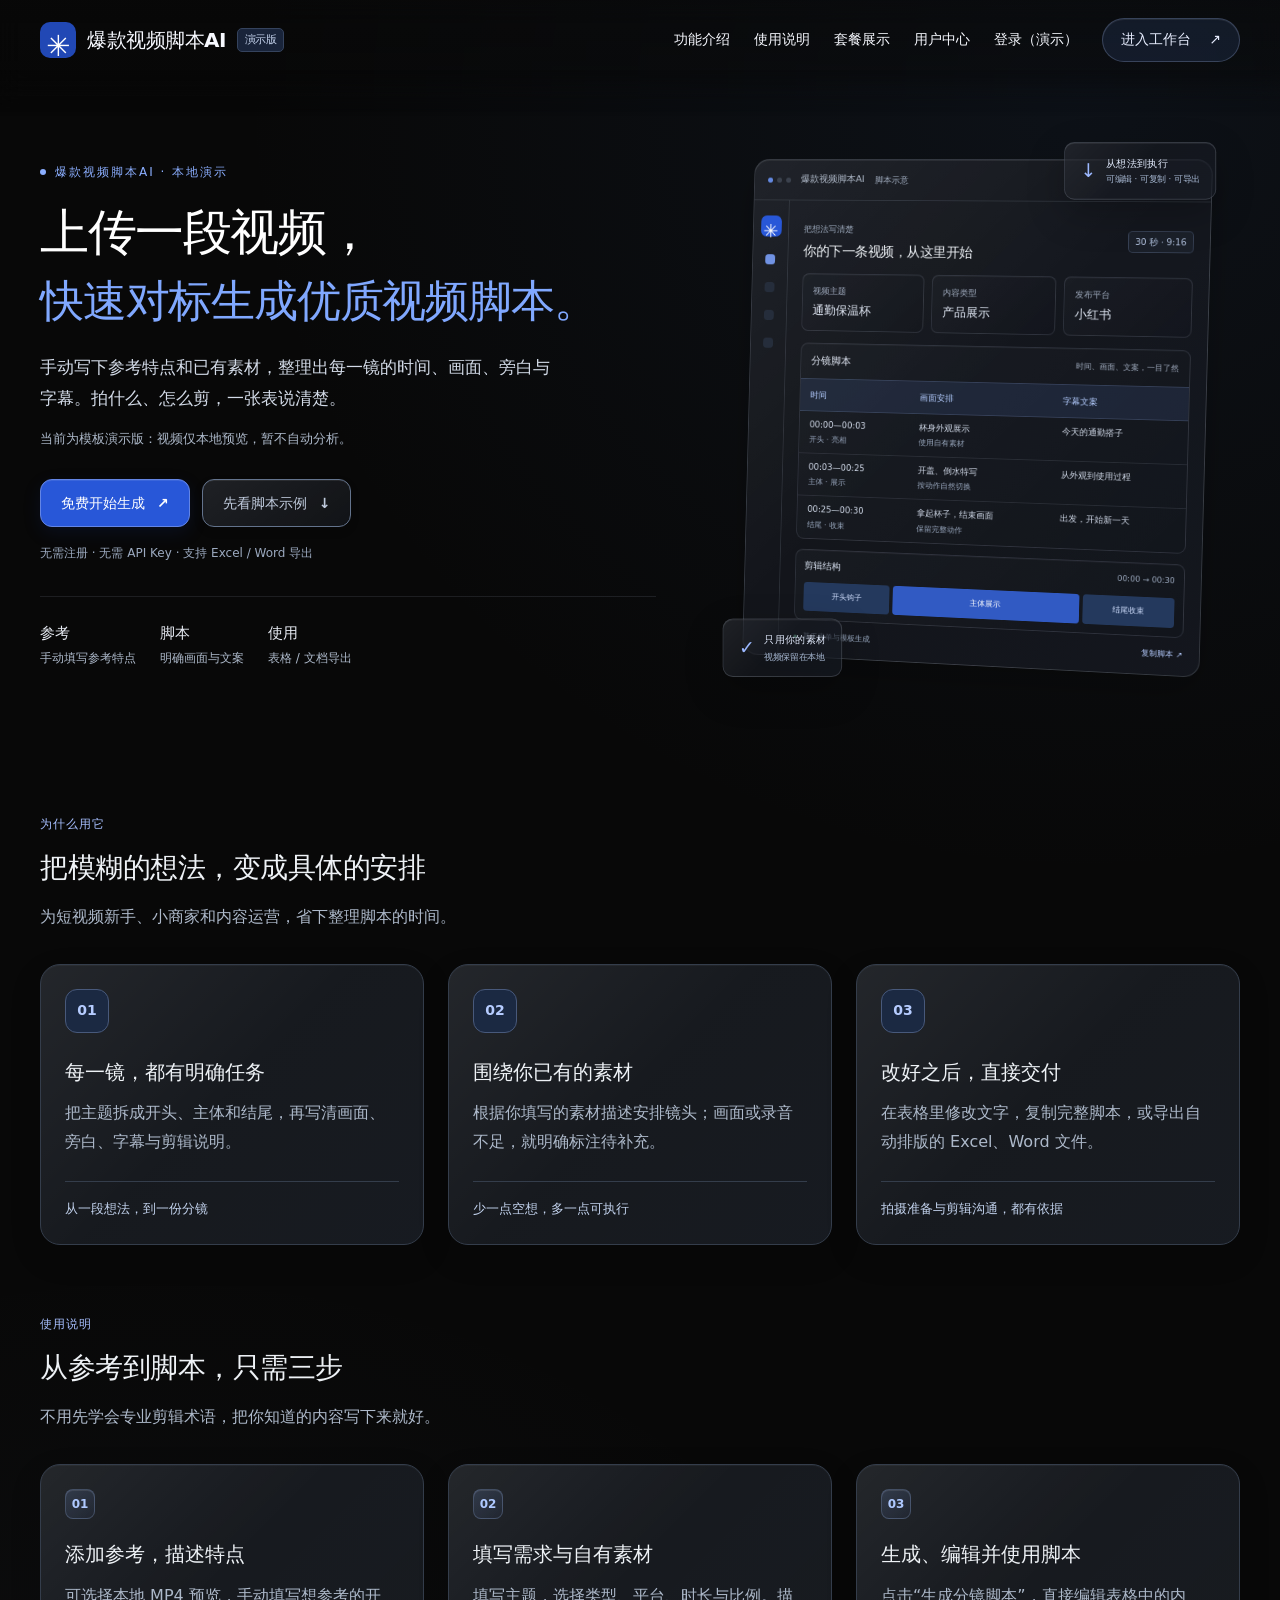
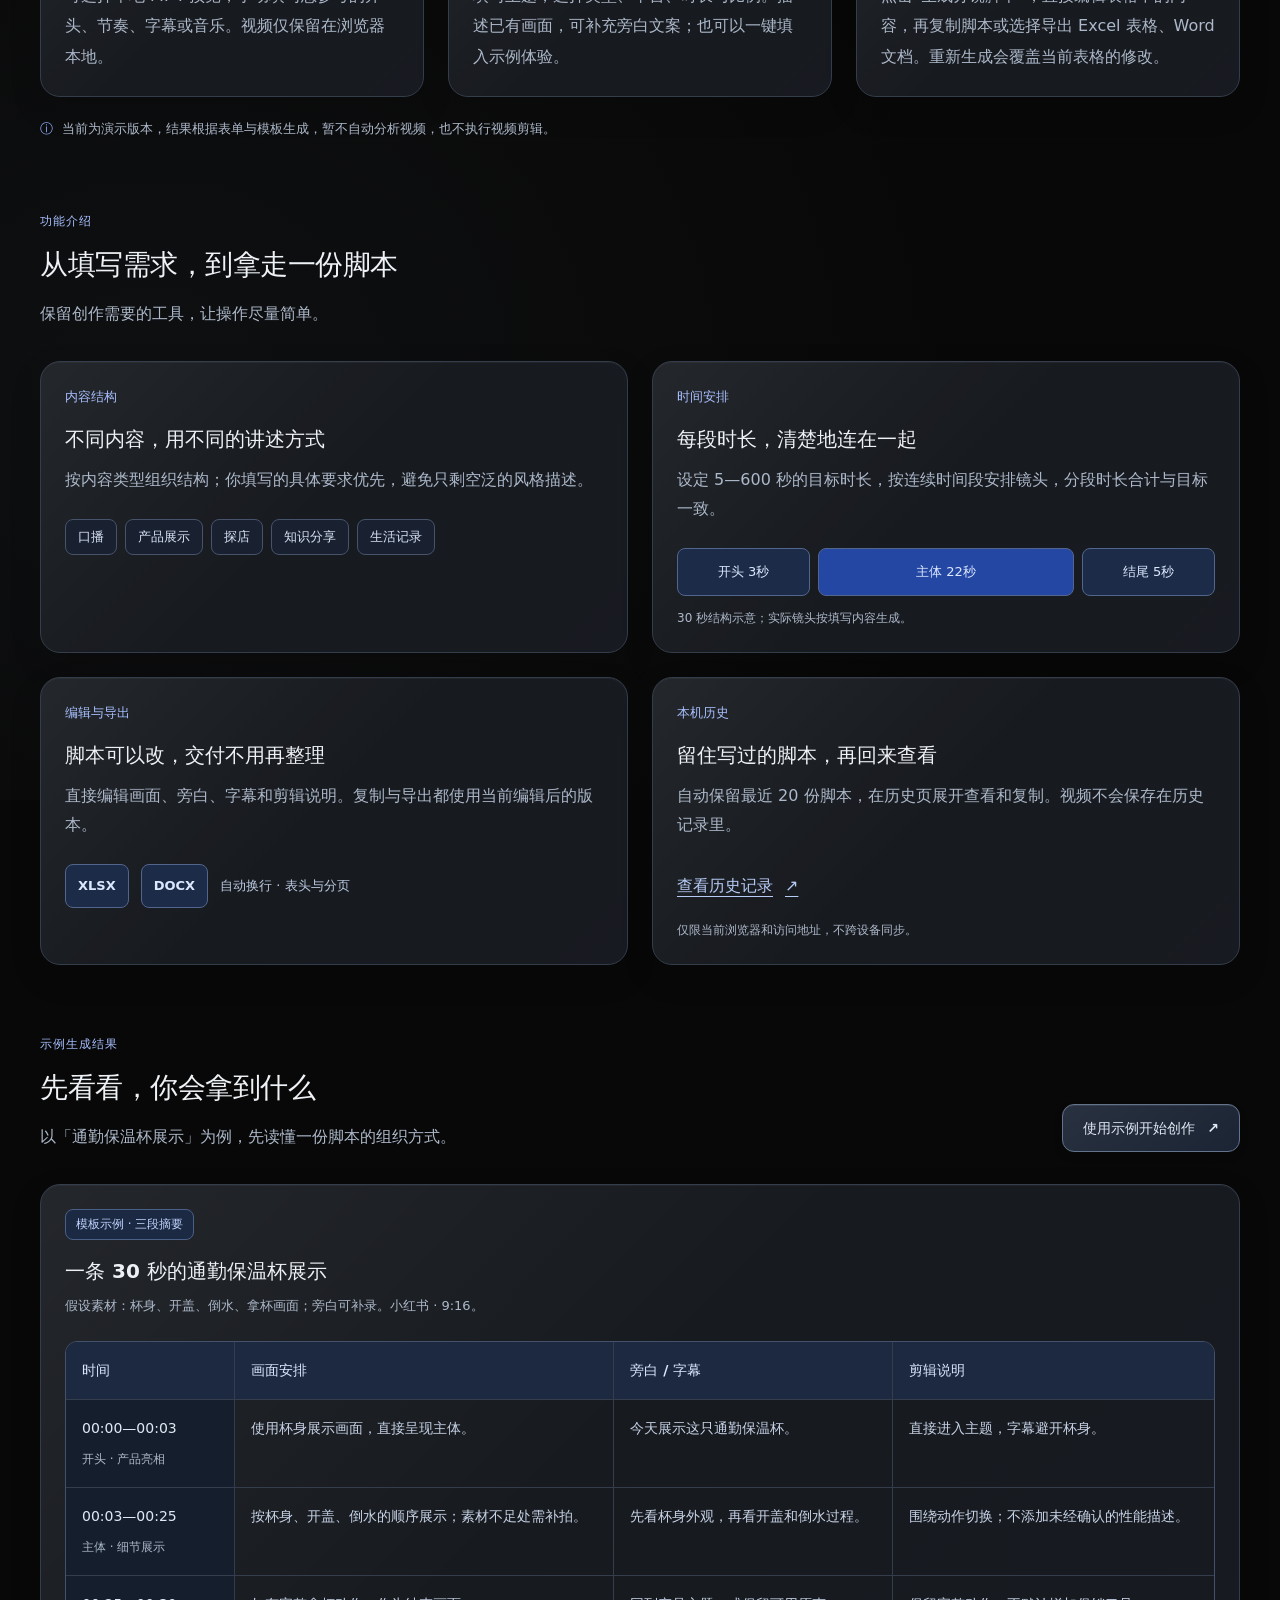
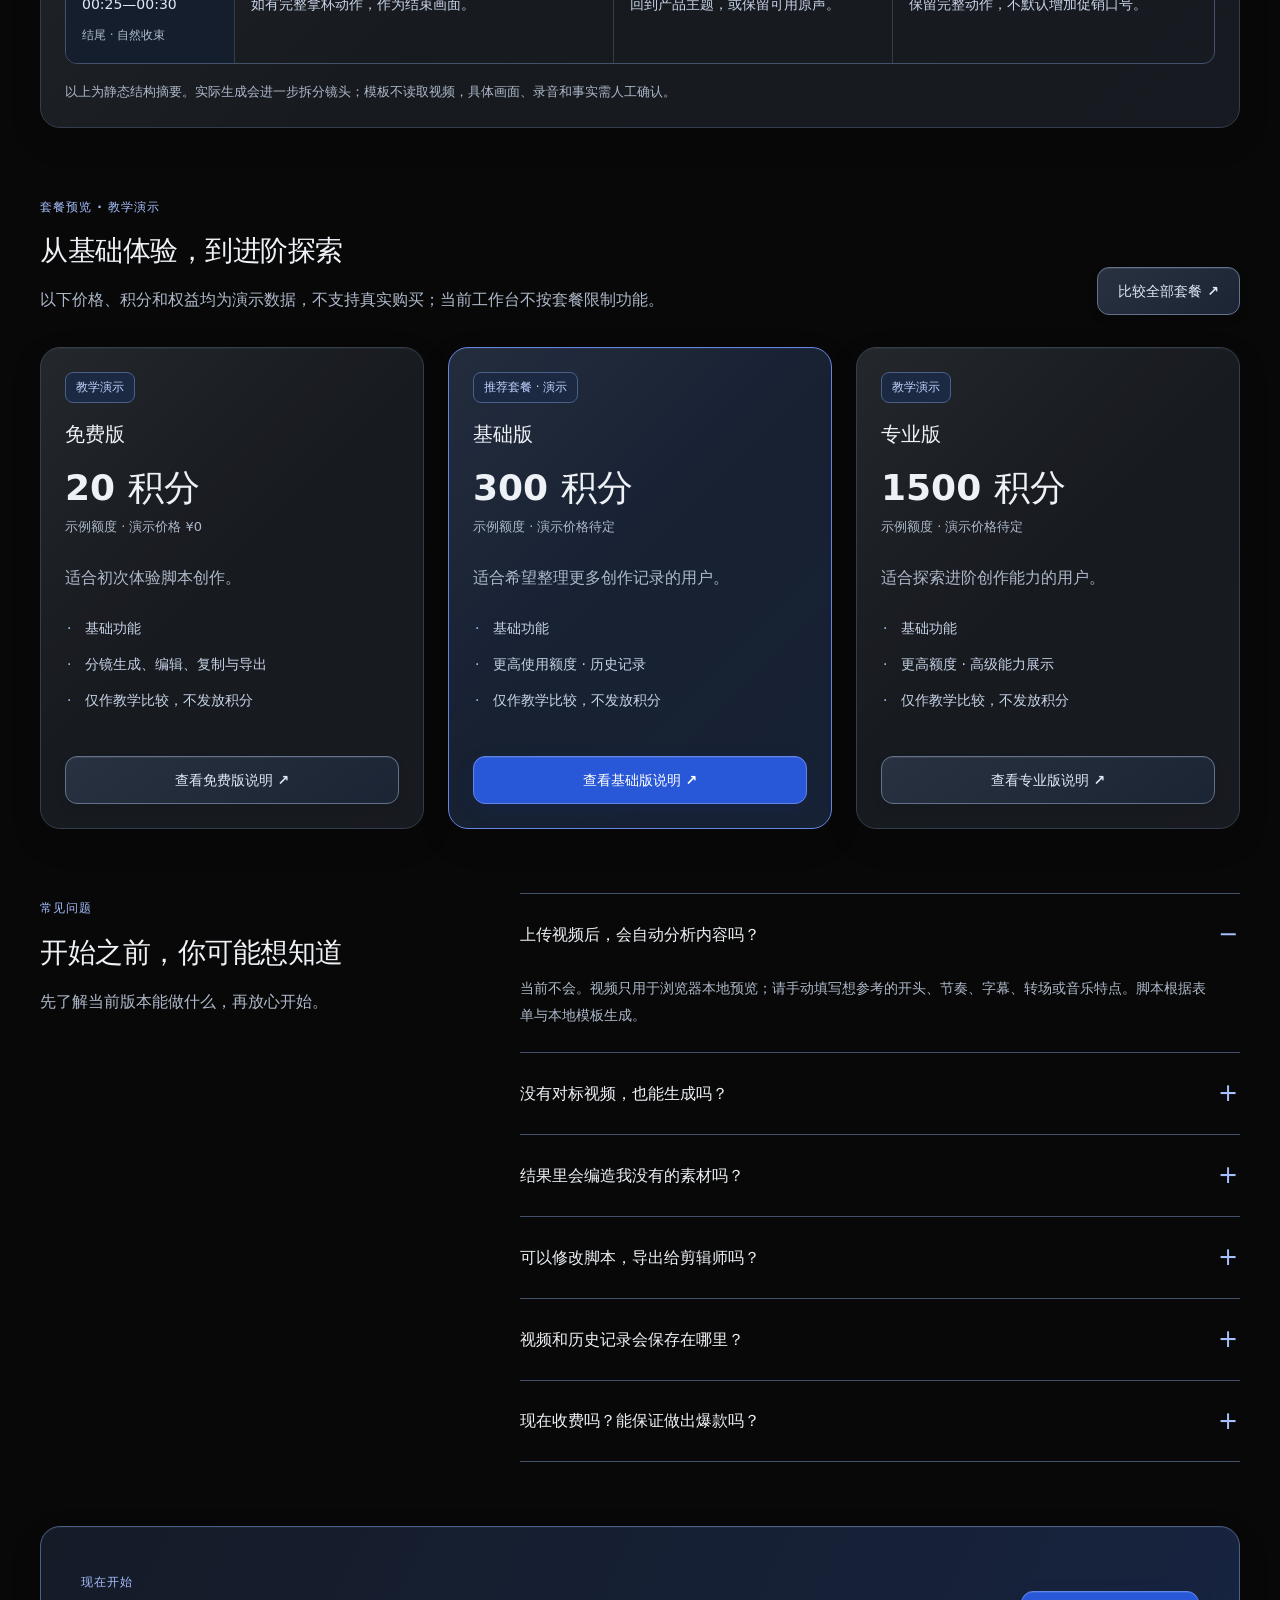
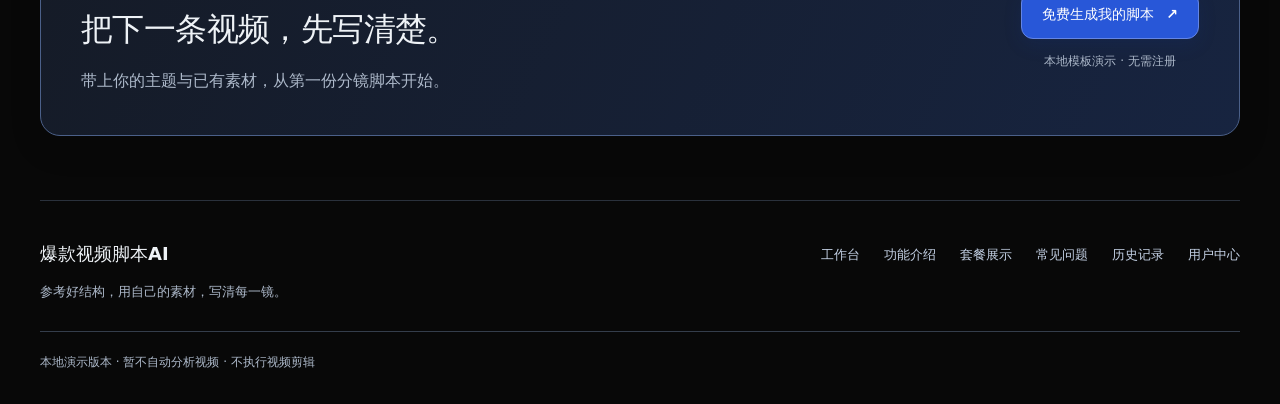
<file: index.html>
<!doctype html>
<html lang="zh-CN">
<head>
<meta charset="UTF-8"><meta name="viewport" content="width=device-width, initial-scale=1">
<meta name="description" content="手动填写参考视频特点与自有素材，生成可编辑、复制、导出的中文分镜脚本。当前为本地模板演示版，暂不自动分析视频。">
<meta name="theme-color" content="#080808"><title>爆款视频脚本AI</title>
<link rel="stylesheet" href="style.css?v=responsive-1"><link rel="stylesheet" href="app-shell.css?v=responsive-1"><script src="landing.js?v=separate-1" defer></script><script src="site-nav.js?v=3" defer></script><script src="button-glow.js?v=performance-2" defer></script>
</head>
<body class="home-refined product-home landing-page">
<a class="skip-link" href="#home">跳到首页内容</a>
<header class="site-header"><nav class="nav shell" aria-label="主导航">
<a class="logo" href="#home"><span class="logo-mark" aria-hidden="true">✳</span>爆款视频脚本AI<span class="demo-badge">演示版</span></a>
<button type="button" id="site-menu-toggle" class="site-menu-toggle" aria-label="打开导航菜单" aria-controls="primary-links" aria-expanded="false"><span aria-hidden="true">☰</span></button><div class="nav-links" id="primary-links"><a href="#features">功能介绍</a><a href="#usage">使用说明</a><a href="pricing.html">套餐展示</a><a href="account.html">用户中心</a><a href="login.html">登录（演示）</a><a class="nav-cta" href="workspace.html">进入工作台 <span aria-hidden="true">↗</span></a></div>
</nav></header>
<main id="home">
<section class="hero hero-showcase shell" aria-labelledby="hero-title">
<div class="hero-copy"><span class="eyebrow"><span class="tiny-dot"></span> 爆款视频脚本AI · 本地演示</span>
<h1 id="hero-title">上传一段视频，<span class="hero-title-accent"><span class="hero-phrase">快速对标生成</span><wbr><span class="hero-phrase">优质视频脚本。</span></span></h1>
<p class="hero-description">手动写下参考特点和已有素材，整理出每一镜的时间、画面、旁白与字幕。拍什么、怎么剪，一张表说清楚。</p>
<p class="hero-subdescription">当前为模板演示版：视频仅本地预览，暂不自动分析。</p>
<div class="hero-actions"><a class="button primary" href="workspace.html">免费开始生成 <span aria-hidden="true">↗</span></a><a class="button secondary" href="#example">先看脚本示例 <span aria-hidden="true">↓</span></a></div>
<p class="hero-note">无需注册 · 无需 API Key · 支持 Excel / Word 导出</p>
<div class="hero-pillars"><div><strong>参考</strong><span>手动填写参考特点</span></div><div><strong>脚本</strong><span>明确画面与文案</span></div><div><strong>使用</strong><span>表格 / 文档导出</span></div></div></div>
<div class="showcase-art" aria-hidden="true"><div class="showcase-window">
<div class="showcase-chrome"><span class="window-dots"><i></i><i></i><i></i></span><span>爆款视频脚本AI</span><span class="preview-label">脚本示意</span><span class="window-menu">···</span></div>
<div class="showcase-app"><div class="showcase-sidebar"><span class="sidebar-logo">✳</span><span class="sidebar-square active"></span><span class="sidebar-square"></span><span class="sidebar-square"></span><span class="sidebar-square"></span></div>
<div class="showcase-main"><div class="showcase-intro"><div><span class="showcase-overline">把想法写清楚</span><h2>你的下一条视频，从这里开始</h2></div><span class="showcase-duration">30 秒 · 9:16</span></div>
<div class="showcase-metrics"><div><span>视频主题</span><strong>通勤保温杯</strong></div><div><span>内容类型</span><strong>产品展示</strong></div><div><span>发布平台</span><strong>小红书</strong></div></div>
<div class="showcase-sheet"><div class="showcase-sheet-heading"><strong>分镜脚本</strong><span>时间、画面、文案，一目了然</span></div><div class="showcase-table-head"><span>时间</span><span>画面安排</span><span>字幕文案</span></div>
<div class="showcase-table-row"><span>00:00—00:03<small>开头 · 亮相</small></span><span>杯身外观展示<small>使用自有素材</small></span><span>今天的通勤搭子</span></div>
<div class="showcase-table-row"><span>00:03—00:25<small>主体 · 展示</small></span><span>开盖、倒水特写<small>按动作自然切换</small></span><span>从外观到使用过程</span></div>
<div class="showcase-table-row"><span>00:25—00:30<small>结尾 · 收束</small></span><span>拿起杯子，结束画面<small>保留完整动作</small></span><span>出发，开始新一天</span></div></div>
<div class="showcase-timeline"><div><strong>剪辑结构</strong><span>00:00 → 00:30</span></div><div class="showcase-segments"><span>开头钩子</span><span>主体展示</span><span>结尾收束</span></div></div>
<div class="showcase-bottom"><span><i class="tiny-dot"></i> 基于表单与模板生成</span><span>复制脚本 ↗</span></div></div></div></div>
<div class="showcase-float float-export"><span>↓</span><div><strong>从想法到执行</strong><small>可编辑 · 可复制 · 可导出</small></div></div>
<div class="showcase-float float-local"><span>✓</span><div><strong>只用你的素材</strong><small>视频保留在本地</small></div></div>
</div></section>

<section class="landing-section shell" id="value" aria-labelledby="value-title">
  <div class="landing-heading"><span class="section-kicker">为什么用它</span><h2 id="value-title">把模糊的想法，变成具体的安排</h2><p>为短视频新手、小商家和内容运营，省下整理脚本的时间。</p></div>
  <div class="value-grid">
    <article class="card value-card"><span class="value-icon" aria-hidden="true">01</span><h3>每一镜，都有明确任务</h3><p>把主题拆成开头、主体和结尾，再写清画面、旁白、字幕与剪辑说明。</p><span class="value-detail">从一段想法，到一份分镜</span></article>
    <article class="card value-card"><span class="value-icon" aria-hidden="true">02</span><h3>围绕你已有的素材</h3><p>根据你填写的素材描述安排镜头；画面或录音不足，就明确标注待补充。</p><span class="value-detail">少一点空想，多一点可执行</span></article>
    <article class="card value-card"><span class="value-icon" aria-hidden="true">03</span><h3>改好之后，直接交付</h3><p>在表格里修改文字，复制完整脚本，或导出自动排版的 Excel、Word 文件。</p><span class="value-detail">拍摄准备与剪辑沟通，都有依据</span></article>
  </div>
</section>
<section class="usage-section landing-section shell" id="usage" aria-labelledby="usage-title">
<div class="landing-heading"><span class="section-kicker">使用说明</span><h2 id="usage-title">从参考到脚本，只需三步</h2><p>不用先学会专业剪辑术语，把你知道的内容写下来就好。</p></div>
<ol class="usage-steps">
<li><span class="step-number" aria-hidden="true">01</span><h3>添加参考，描述特点</h3><p>可选择本地 MP4 预览，手动填写想参考的开头、节奏、字幕或音乐。视频仅保留在浏览器本地。</p></li>
<li><span class="step-number" aria-hidden="true">02</span><h3>填写需求与自有素材</h3><p>填写主题，选择类型、平台、时长与比例。描述已有画面，可补充旁白文案；也可以一键填入示例体验。</p></li>
<li><span class="step-number" aria-hidden="true">03</span><h3>生成、编辑并使用脚本</h3><p>点击“生成分镜脚本”，直接编辑表格中的内容，再复制脚本或选择导出 Excel 表格、Word 文档。重新生成会覆盖当前表格的修改。</p></li>
</ol>
<p class="usage-note"><span aria-hidden="true">ⓘ</span> 当前为演示版本，结果根据表单与模板生成，暂不自动分析视频，也不执行视频剪辑。</p>
</section>
<section class="landing-section shell" id="features" aria-labelledby="features-title">
  <div class="landing-heading"><span class="section-kicker">功能介绍</span><h2 id="features-title">从填写需求，到拿走一份脚本</h2><p>保留创作需要的工具，让操作尽量简单。</p></div>
  <div class="feature-grid">
    <article class="card feature-card"><span class="feature-label">内容结构</span><h3>不同内容，用不同的讲述方式</h3><p>按内容类型组织结构；你填写的具体要求优先，避免只剩空泛的风格描述。</p><div class="feature-tags" aria-label="支持的内容类型"><span>口播</span><span>产品展示</span><span>探店</span><span>知识分享</span><span>生活记录</span></div></article>
    <article class="card feature-card"><span class="feature-label">时间安排</span><h3>每段时长，清楚地连在一起</h3><p>设定 5—600 秒的目标时长，按连续时间段安排镜头，分段时长合计与目标一致。</p><div class="feature-timing" aria-label="30秒结构示意：开头3秒、主体22秒、结尾5秒"><span>开头 3秒</span><span>主体 22秒</span><span>结尾 5秒</span></div><small>30 秒结构示意；实际镜头按填写内容生成。</small></article>
    <article class="card feature-card"><span class="feature-label">编辑与导出</span><h3>脚本可以改，交付不用再整理</h3><p>直接编辑画面、旁白、字幕和剪辑说明。复制与导出都使用当前编辑后的版本。</p><div class="file-preview" aria-label="支持Excel和Word导出"><span class="file-type">XLSX</span><span class="file-type">DOCX</span><span>自动换行 · 表头与分页</span></div></article>
    <article class="card feature-card"><span class="feature-label">本机历史</span><h3>留住写过的脚本，再回来查看</h3><p>自动保留最近 20 份脚本，在历史页展开查看和复制。视频不会保存在历史记录里。</p><a class="feature-link" href="history.html">查看历史记录 <span aria-hidden="true">↗</span></a><small>仅限当前浏览器和访问地址，不跨设备同步。</small></article>
  </div>
</section>

<section class="landing-section shell" id="example" aria-labelledby="example-title">
  <div class="landing-heading landing-heading-split"><div><span class="section-kicker">示例生成结果</span><h2 id="example-title">先看看，你会拿到什么</h2><p>以「通勤保温杯展示」为例，先读懂一份脚本的组织方式。</p></div><a class="button secondary" href="workspace.html?example=1#generator">使用示例开始创作 <span aria-hidden="true">↗</span></a></div>
  <div class="card example-card">
    <div class="example-brief"><span class="example-badge">模板示例 · 三段摘要</span><h3>一条 30 秒的通勤保温杯展示</h3><p>假设素材：杯身、开盖、倒水、拿杯画面；旁白可补录。小红书 · 9:16。</p></div>
    <div class="example-table-wrap" role="region" aria-label="示例分镜表，可左右滚动" tabindex="0">
      <table class="example-table"><caption class="visually-hidden">保温杯视频的结构示例，不是上传视频的分析结果</caption><thead><tr><th scope="col">时间</th><th scope="col">画面安排</th><th scope="col">旁白 / 字幕</th><th scope="col">剪辑说明</th></tr></thead><tbody>
        <tr><th scope="row">00:00—00:03<span>开头 · 产品亮相</span></th><td>使用杯身展示画面，直接呈现主体。</td><td>今天展示这只通勤保温杯。</td><td>直接进入主题，字幕避开杯身。</td></tr>
        <tr><th scope="row">00:03—00:25<span>主体 · 细节展示</span></th><td>按杯身、开盖、倒水的顺序展示；素材不足处需补拍。</td><td>先看杯身外观，再看开盖和倒水过程。</td><td>围绕动作切换；不添加未经确认的性能描述。</td></tr>
        <tr><th scope="row">00:25—00:30<span>结尾 · 自然收束</span></th><td>如有完整拿杯动作，作为结束画面。</td><td>回到产品主题，或保留可用原声。</td><td>保留完整动作，不默认增加促销口号。</td></tr>
      </tbody></table>
    </div>
    <p class="example-caption">以上为静态结构摘要。实际生成会进一步拆分镜头；模板不读取视频，具体画面、录音和事实需人工确认。</p>
  </div>
</section>
<section class="landing-section shell" id="pricing" aria-labelledby="pricing-title">
  <div class="landing-heading landing-heading-split"><div><span class="section-kicker">套餐预览 · 教学演示</span><h2 id="pricing-title">从基础体验，到进阶探索</h2><p>以下价格、积分和权益均为演示数据，不支持真实购买；当前工作台不按套餐限制功能。</p></div><a class="button secondary" href="pricing.html">比较全部套餐 ↗</a></div>
  <div class="pricing-grid">
    <article class="card plan-card"><span class="plan-status">教学演示</span><h3>免费版</h3><p class="plan-price">20 积分<span>示例额度 · 演示价格 ¥0</span></p><p>适合初次体验脚本创作。</p><ul><li>基础功能</li><li>分镜生成、编辑、复制与导出</li><li>仅作教学比较，不发放积分</li></ul><a class="button secondary" href="pricing.html#free">查看免费版说明 ↗</a></article>
    <article class="card plan-card plan-current"><span class="plan-status">推荐套餐 · 演示</span><h3>基础版</h3><p class="plan-price">300 积分<span>示例额度 · 演示价格待定</span></p><p>适合希望整理更多创作记录的用户。</p><ul><li>基础功能</li><li>更高使用额度 · 历史记录</li><li>仅作教学比较，不发放积分</li></ul><a class="button primary" href="pricing.html#basic">查看基础版说明 ↗</a></article>
    <article class="card plan-card"><span class="plan-status">教学演示</span><h3>专业版</h3><p class="plan-price">1500 积分<span>示例额度 · 演示价格待定</span></p><p>适合探索进阶创作能力的用户。</p><ul><li>基础功能</li><li>更高额度 · 高级能力展示</li><li>仅作教学比较，不发放积分</li></ul><a class="button secondary" href="pricing.html#pro">查看专业版说明 ↗</a></article>
  </div>
</section>

<section class="landing-section shell faq-section" id="faq" aria-labelledby="faq-title">
  <div class="landing-heading"><span class="section-kicker">常见问题</span><h2 id="faq-title">开始之前，你可能想知道</h2><p>先了解当前版本能做什么，再放心开始。</p></div>
  <div class="faq-list">
    <details class="faq-item" open><summary>上传视频后，会自动分析内容吗？</summary><div><p>当前不会。视频只用于浏览器本地预览；请手动填写想参考的开头、节奏、字幕、转场或音乐特点。脚本根据表单与本地模板生成。</p></div></details>
    <details class="faq-item"><summary>没有对标视频，也能生成吗？</summary><div><p>可以。视频是可选项，填写主题和有效时长即可体验。补充自有素材与参考特点，能让建议更贴近你的实际需求。</p></div></details>
    <details class="faq-item"><summary>结果里会编造我没有的素材吗？</summary><div><p>模板默认按你填写的素材描述安排镜头；缺少或不足的位置标为待补充。规则不能核实实际画面，拍摄或剪辑前仍需人工复核。</p></div></details>
    <details class="faq-item"><summary>可以修改脚本，导出给剪辑师吗？</summary><div><p>可以直接编辑表格里的画面、旁白、字幕和剪辑说明，再复制或导出 Excel、Word。导出使用当前编辑内容；重新生成会覆盖工作台中的手动修改。</p></div></details>
    <details class="faq-item"><summary>视频和历史记录会保存在哪里？</summary><div><p>视频不会上传到服务器，也不会保存到历史记录。最近 20 份文字脚本保存在当前浏览器；更换浏览器、访问地址或清除网站数据后，记录可能不可见。重要脚本建议及时导出。</p></div></details>
    <details class="faq-item"><summary>现在收费吗？能保证做出爆款吗？</summary><div><p>当前演示版免费，无需登录或支付。未来套餐尚未开放。工具帮助整理脚本，不承诺播放量、销量或爆款效果；实际表现取决于内容、素材和执行。</p></div></details>
  </div>
</section>
<section class="landing-section shell" aria-labelledby="final-cta-title">
  <div class="card final-cta"><div><span class="section-kicker">现在开始</span><h2 id="final-cta-title">把下一条视频，先写清楚。</h2><p>带上你的主题与已有素材，从第一份分镜脚本开始。</p></div><div class="final-cta-actions"><a class="button primary" href="workspace.html">免费生成我的脚本 <span aria-hidden="true">↗</span></a><span>本地模板演示 · 无需注册</span></div></div>
</section>
</main>
<footer class="site-footer landing-footer shell"><div><a class="footer-brand" href="#home">爆款视频脚本AI</a><p>参考好结构，用自己的素材，写清每一镜。</p></div><nav aria-label="页脚导航"><a href="workspace.html">工作台</a><a href="#features">功能介绍</a><a href="pricing.html">套餐展示</a><a href="#faq">常见问题</a><a href="history.html">历史记录</a><a href="account.html">用户中心</a></nav><p class="footer-note">本地演示版本 · 暂不自动分析视频 · 不执行视频剪辑</p></footer>
<noscript><div class="noscript">首页内容可直接浏览；进入工作台生成脚本时需要启用 JavaScript。</div></noscript>
</body></html>
</file>
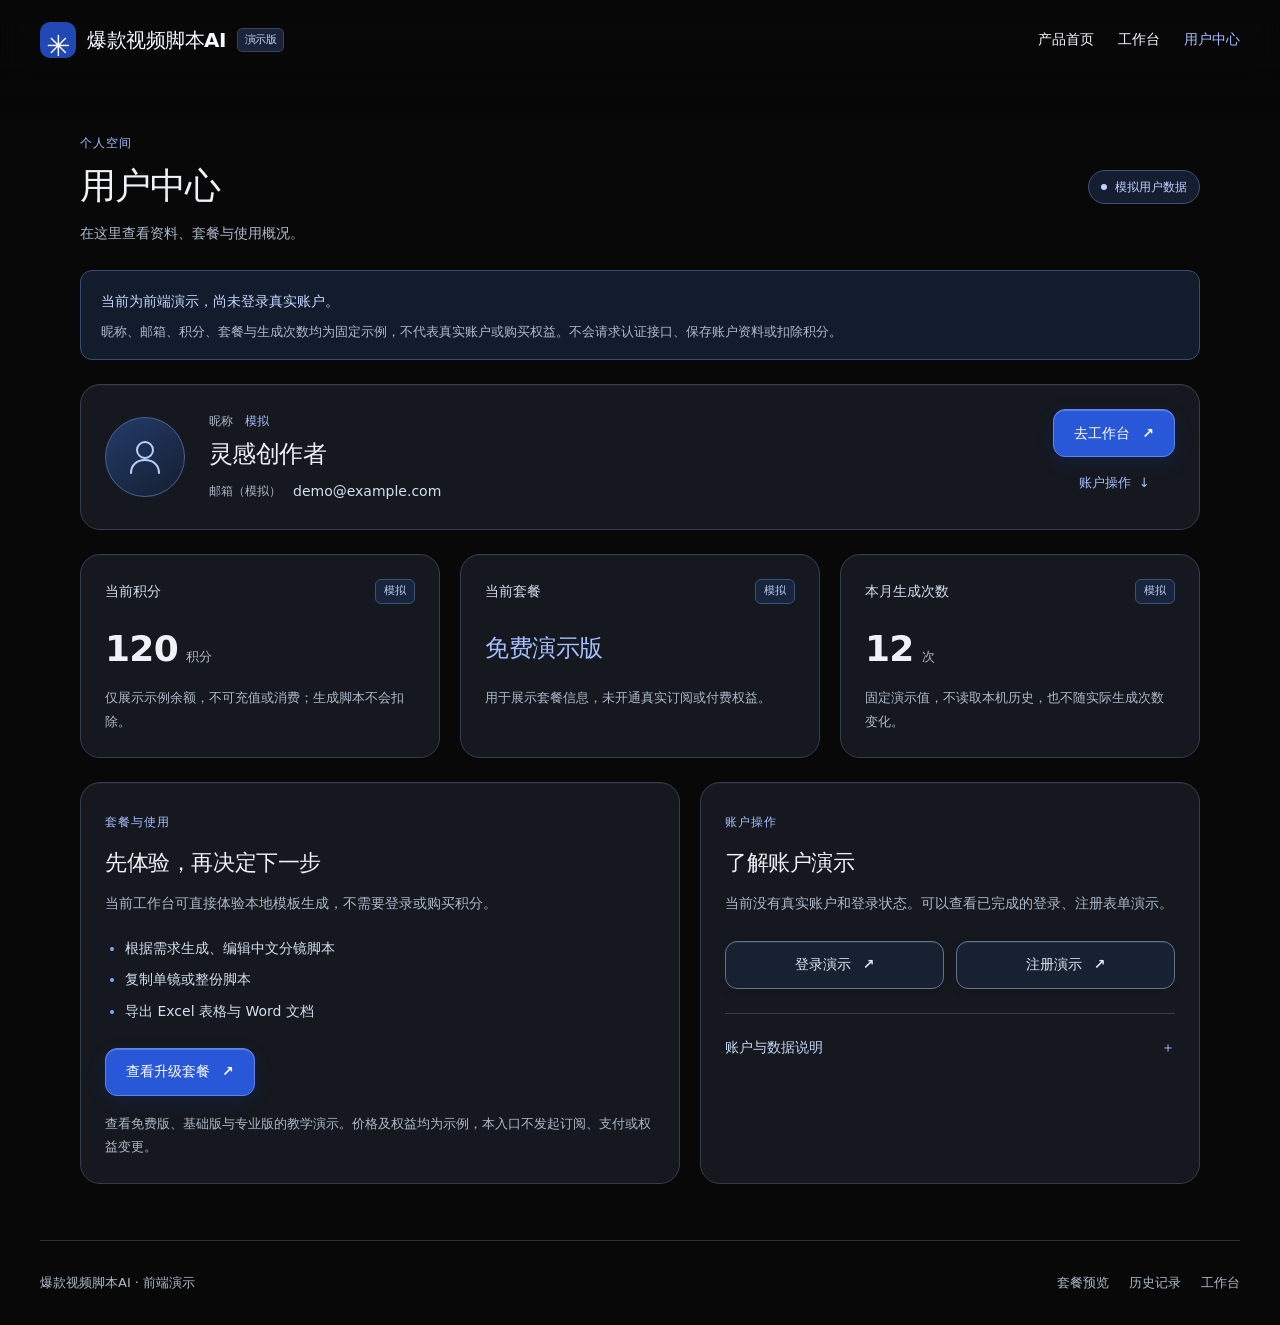
<file: account.html>
<!doctype html>
<html lang="zh-CN">
<head>
<meta charset="UTF-8"><meta name="viewport" content="width=device-width, initial-scale=1">
<meta name="theme-color" content="#080808"><meta name="description" content="爆款视频脚本AI用户中心前端演示：用户资料、积分、套餐和生成次数均为固定模拟数据，不接真实认证或数据库。">
<title>用户中心 · 爆款视频脚本AI</title>
<link rel="stylesheet" href="style.css?v=responsive-1"><link rel="stylesheet" href="account.css?v=1">
<script src="site-nav.js?v=3" defer></script><script src="button-glow.js?v=performance-2" defer></script>
</head>
<body class="home-refined account-page">
<a class="skip-link" href="#account-main">跳到用户中心</a>
<header class="site-header"><nav class="nav shell" aria-label="主导航"><a class="logo" href="index.html#home"><span class="logo-mark" aria-hidden="true">✳</span>爆款视频脚本AI<span class="demo-badge">演示版</span></a><div class="nav-links"><a href="index.html#home">产品首页</a><a href="workspace.html">工作台</a><a href="account.html" aria-current="page">用户中心</a></div></nav></header>
<main class="account-main shell" id="account-main">
<div class="account-heading"><div><span class="section-kicker">个人空间</span><h1>用户中心</h1><p>在这里查看资料、套餐与使用概况。</p></div><span class="account-demo-tag"><span class="tiny-dot" aria-hidden="true"></span> 模拟用户数据</span></div>
<div class="account-notice"><strong>当前为前端演示，尚未登录真实账户。</strong><p>昵称、邮箱、积分、套餐与生成次数均为固定示例，不代表真实账户或购买权益。不会请求认证接口、保存账户资料或扣除积分。</p></div>

<section class="card account-card account-profile" aria-labelledby="profile-name">
<div class="account-avatar" role="img" aria-label="模拟用户的默认头像"><svg viewBox="0 0 48 48" width="48" height="48" fill="none" aria-hidden="true"><circle cx="24" cy="17" r="8" stroke="currentColor" stroke-width="2"/><path d="M10 40c0-8 6-13 14-13s14 5 14 13" stroke="currentColor" stroke-width="2" stroke-linecap="round"/></svg></div>
<div class="account-identity"><p class="account-caption">昵称 <span>模拟</span></p><h2 id="profile-name">灵感创作者</h2><p class="account-email"><span>邮箱（模拟）</span><span id="profile-email">demo@example.com</span></p></div>
<div class="account-profile-actions"><a class="button primary" href="workspace.html">去工作台 <span aria-hidden="true">↗</span></a><a class="account-text-link" href="#account-actions">账户操作 <span aria-hidden="true">↓</span></a></div>
</section>

<section class="account-stats" aria-labelledby="stats-title"><h2 class="visually-hidden" id="stats-title">账户使用概况，以下均为模拟数据</h2>
<article class="card account-card account-stat"><div class="account-stat-label"><h3>当前积分</h3><span class="account-mini-tag">模拟</span></div><p class="account-stat-value"><strong id="account-points">120</strong><span>积分</span></p><p class="account-stat-help">仅展示示例余额，不可充值或消费；生成脚本不会扣除。</p></article>
<article class="card account-card account-stat"><div class="account-stat-label"><h3>当前套餐</h3><span class="account-mini-tag">模拟</span></div><p class="account-stat-value account-plan-value"><strong id="account-plan">免费演示版</strong></p><p class="account-stat-help">用于展示套餐信息，未开通真实订阅或付费权益。</p></article>
<article class="card account-card account-stat"><div class="account-stat-label"><h3>本月生成次数</h3><span class="account-mini-tag">模拟</span></div><p class="account-stat-value"><strong id="account-usage">12</strong><span>次</span></p><p class="account-stat-help">固定演示值，不读取本机历史，也不随实际生成次数变化。</p></article>
</section>

<div class="account-bottom-grid">
<section class="card account-card account-plan-card" aria-labelledby="plan-title"><span class="section-kicker">套餐与使用</span><h2 id="plan-title">先体验，再决定下一步</h2><p>当前工作台可直接体验本地模板生成，不需要登录或购买积分。</p><ul class="account-features"><li>根据需求生成、编辑中文分镜脚本</li><li>复制单镜或整份脚本</li><li>导出 Excel 表格与 Word 文档</li></ul><a class="button primary" id="upgrade-plan" href="pricing.html">查看升级套餐 <span aria-hidden="true">↗</span></a><p class="account-fine-print">查看免费版、基础版与专业版的教学演示。价格及权益均为示例，本入口不发起订阅、支付或权益变更。</p></section>
<section class="card account-card account-actions" id="account-actions" aria-labelledby="actions-title"><span class="section-kicker">账户操作</span><h2 id="actions-title">了解账户演示</h2><p>当前没有真实账户和登录状态。可以查看已完成的登录、注册表单演示。</p><div class="account-action-links"><a class="button secondary" href="login.html">登录演示 <span aria-hidden="true">↗</span></a><a class="button secondary" href="register.html">注册演示 <span aria-hidden="true">↗</span></a></div><details class="account-privacy"><summary>账户与数据说明</summary><div><p>本页使用固定的模拟资料，不支持修改邮箱或密码；登录表单中输入的测试邮箱也不会与本页关联。</p><p>本机历史记录独立保存在当前浏览器，不属于此模拟账号，也不会上传到数据库。</p><a class="account-text-link" href="history.html">查看历史记录 <span aria-hidden="true">↗</span></a></div></details></section>
</div>
</main>
<footer class="account-footer shell"><span>爆款视频脚本AI · 前端演示</span><nav aria-label="页脚导航"><a href="pricing.html">套餐预览</a><a href="history.html">历史记录</a><a href="workspace.html">工作台</a></nav></footer>
</body>
</html>
</file>
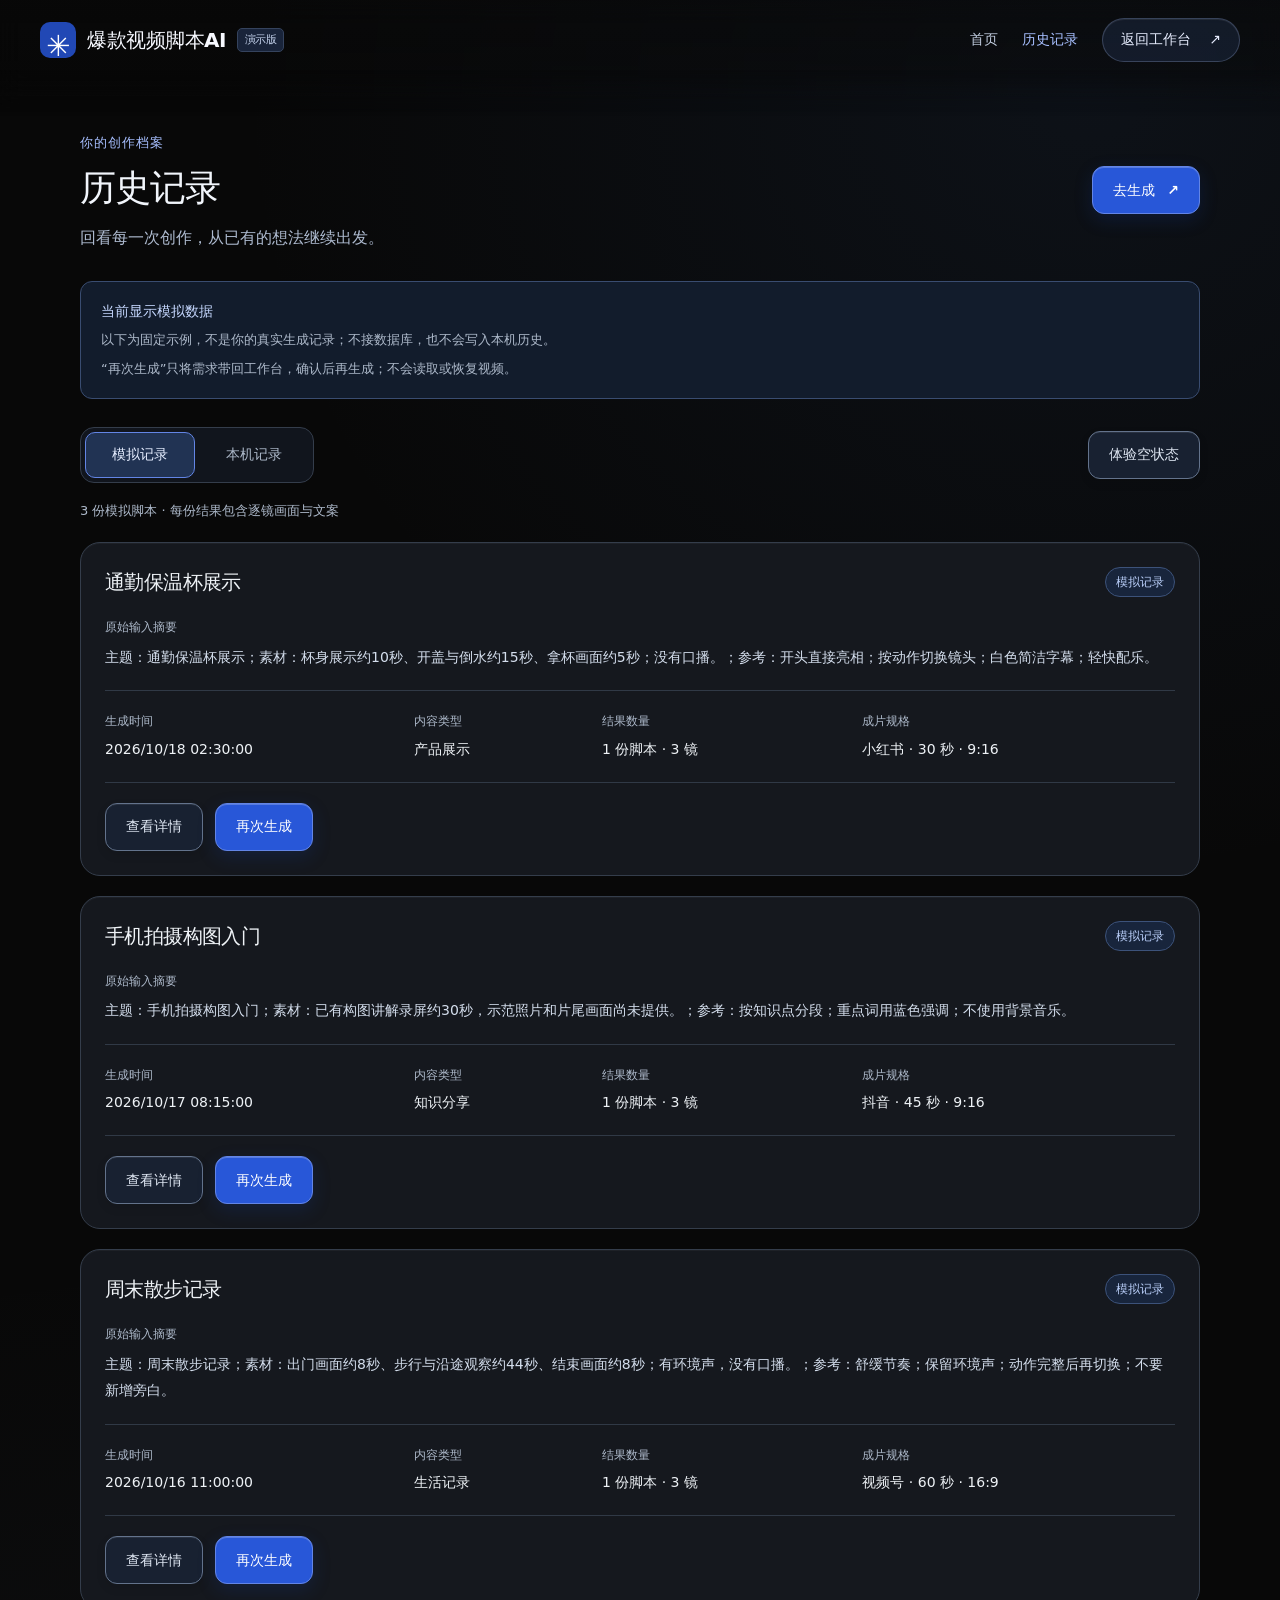
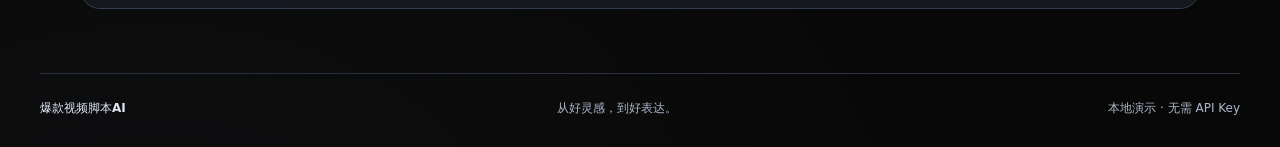
<file: history.html>
<!doctype html>
<html lang="zh-CN">
<head>
<meta charset="UTF-8"><meta name="viewport" content="width=device-width, initial-scale=1">
<meta name="theme-color" content="#080808"><title>历史记录 · 爆款视频脚本AI</title>
<meta name="description" content="查看模拟分镜历史记录，体验详情、再次生成与空状态；保留原有本机历史，无真实数据库。">
<link rel="stylesheet" href="style.css?v=responsive-1"><link rel="stylesheet" href="history.css?v=responsive-1">
<script src="history-store.js?v=1" defer></script><script src="history-demo.js?v=1" defer></script><script src="history.js?v=3" defer></script><script src="site-nav.js?v=3" defer></script><script src="button-glow.js?v=performance-2" defer></script>
</head>
<body class="home-refined history-page">
<a class="skip-link" href="#history-main">跳到历史记录</a>
<header class="site-header"><nav class="nav shell" aria-label="主导航"><a class="logo" href="index.html#home"><span class="logo-mark" aria-hidden="true">✳</span>爆款视频脚本AI<span class="demo-badge">演示版</span></a><div class="nav-links"><a class="nav-home" href="index.html#home">首页</a><a href="history.html" aria-current="page">历史记录</a><a class="nav-cta" href="workspace.html">返回工作台 <span aria-hidden="true">↗</span></a></div></nav></header>
<main class="shell history-main" id="history-main">
<div class="history-heading"><div><span class="section-kicker">你的创作档案</span><h1>历史记录</h1><p>回看每一次创作，从已有的想法继续出发。</p></div><a class="button primary" href="workspace.html">去生成 <span aria-hidden="true">↗</span></a></div>
<div class="history-notice"><strong id="history-source-title">当前显示模拟数据</strong><p id="history-source-help">以下为固定示例，不是你的真实生成记录；不接数据库，也不会写入本机历史。</p><p>“再次生成”只将需求带回工作台，确认后再生成；不会读取或恢复视频。</p></div>
<div class="history-toolbar"><div class="history-source-switch" role="group" aria-label="记录来源"><button type="button" id="history-demo" aria-pressed="true">模拟记录</button><button type="button" id="history-local" aria-pressed="false">本机记录</button></div><button type="button" id="history-toggle-empty" class="button secondary" aria-pressed="false" aria-controls="history-list history-empty">体验空状态</button></div>
<p id="history-status" class="field-help" role="status"></p>
<section id="history-empty" class="card history-empty" hidden aria-labelledby="history-empty-title"><span class="history-empty-icon" aria-hidden="true">↶</span><span id="history-empty-label" class="history-empty-label">模拟空状态</span><h2 id="history-empty-title">你还没有生成记录。</h2><p id="history-empty-help">这里仅演示无数据时的界面，不会删除模拟记录或已有本机记录。</p><a class="button primary" href="workspace.html">去生成 <span aria-hidden="true">↗</span></a></section>
<section id="history-list" class="history-list" aria-label="脚本历史记录"></section>
<noscript><p>请启用 JavaScript，才能体验模拟记录或查看本机历史。</p></noscript>
</main>
<footer class="site-footer shell"><span>爆款视频脚本AI</span><p>从好灵感，到好表达。</p><span>本地演示 · 无需 API Key</span></footer>
</body></html>
</file>
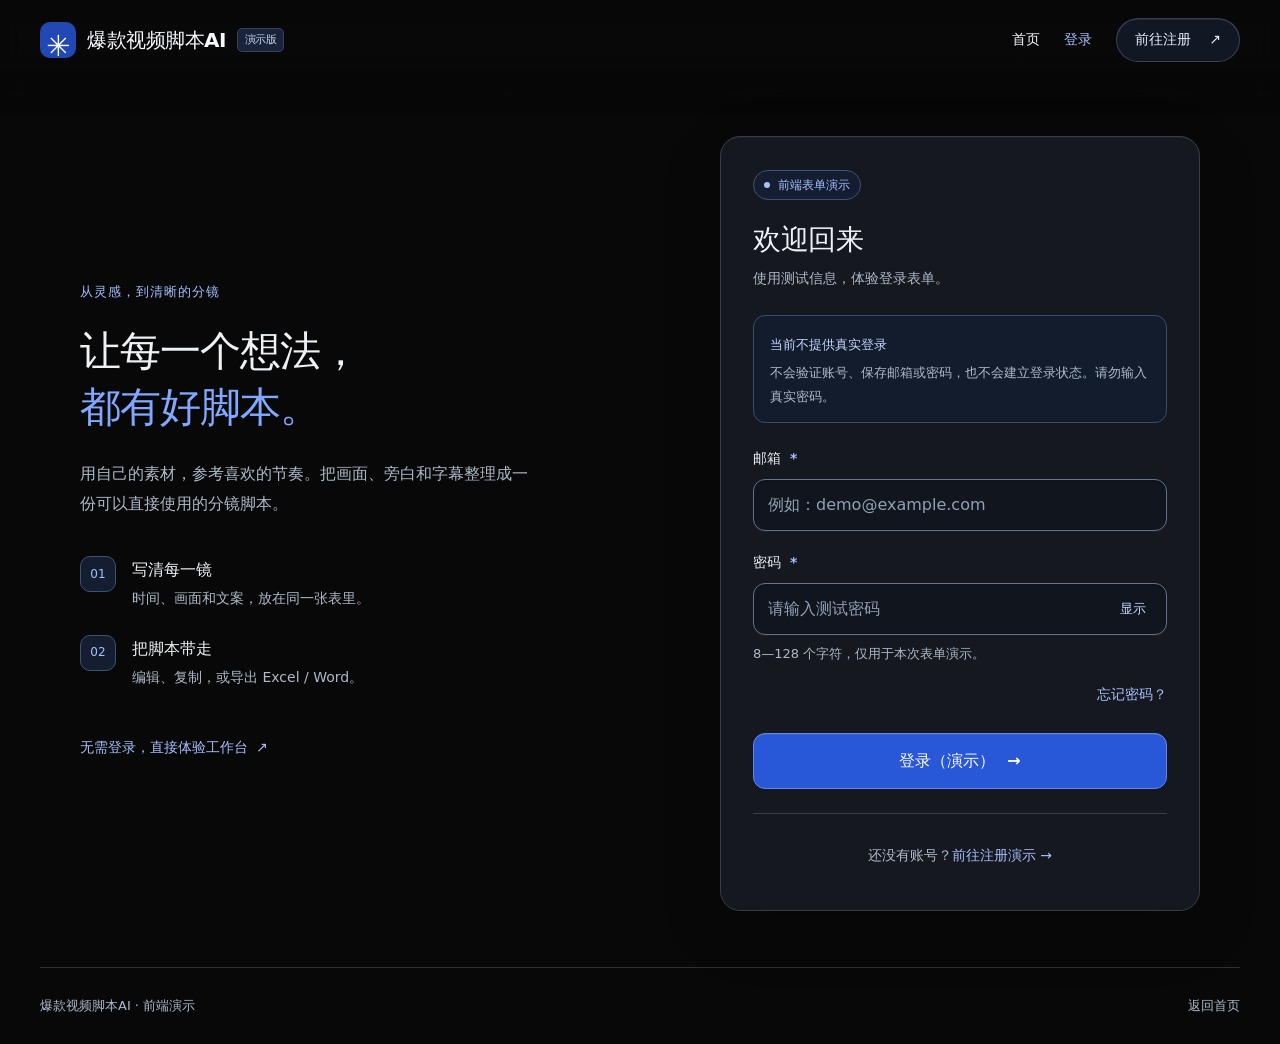
<file: login.html>
<!doctype html>
<html lang="zh-CN">
<head>
<meta charset="UTF-8"><meta name="viewport" content="width=device-width, initial-scale=1">
<meta name="theme-color" content="#080808"><meta name="description" content="爆款视频脚本AI登录表单演示，不进行真实认证，不保存账号或密码。">
<title>登录 · 爆款视频脚本AI</title>
<link rel="stylesheet" href="style.css?v=responsive-1"><link rel="stylesheet" href="auth.css?v=responsive-1">
<script src="auth.js?v=1" defer></script><script src="site-nav.js?v=3" defer></script><script src="button-glow.js?v=performance-2" defer></script>
</head>
<body class="home-refined auth-page">
<a class="skip-link" href="#auth-main">跳到登录表单</a>
<header class="site-header"><nav class="nav shell" aria-label="主导航">
<a class="logo" href="index.html#home"><span class="logo-mark" aria-hidden="true">✳</span>爆款视频脚本AI<span class="demo-badge">演示版</span></a>
<div class="nav-links"><a href="index.html#home">首页</a><a href="login.html" aria-current="page">登录</a><a class="nav-cta" href="register.html">前往注册 <span aria-hidden="true">↗</span></a></div>
</nav></header>
<main class="auth-main shell" id="auth-main">
<section class="auth-intro" aria-labelledby="intro-title"><span class="section-kicker">从灵感，到清晰的分镜</span><h1 id="intro-title">让每一个想法，<span>都有好脚本。</span></h1><p>用自己的素材，参考喜欢的节奏。把画面、旁白和字幕整理成一份可以直接使用的分镜脚本。</p><ul class="auth-benefits"><li><span aria-hidden="true">01</span><div><strong>写清每一镜</strong><p>时间、画面和文案，放在同一张表里。</p></div></li><li><span aria-hidden="true">02</span><div><strong>把脚本带走</strong><p>编辑、复制，或导出 Excel / Word。</p></div></li></ul><a class="auth-text-link" href="workspace.html">无需登录，直接体验工作台 <span aria-hidden="true">↗</span></a></section>
<section class="card auth-card" aria-labelledby="auth-title"><span class="auth-demo-label"><span class="tiny-dot" aria-hidden="true"></span> 前端表单演示</span><h2 id="auth-title">欢迎回来</h2><p class="auth-subtitle">使用测试信息，体验登录表单。</p>
<div class="auth-notice" id="auth-demo-notice"><strong>当前不提供真实登录</strong><p>不会验证账号、保存邮箱或密码，也不会建立登录状态。请勿输入真实密码。</p></div>
<form id="auth-form" data-mode="login" novalidate autocomplete="off" aria-describedby="auth-demo-notice">
<fieldset id="auth-fields" disabled><legend class="visually-hidden">登录信息</legend>
<div class="auth-field"><label for="auth-email">邮箱 <span aria-hidden="true">*</span></label><input type="email" id="auth-email" inputmode="email" autocomplete="off" spellcheck="false" autocapitalize="none" required maxlength="254" placeholder="例如：demo@example.com" aria-describedby="auth-email-error"><p class="field-error" id="auth-email-error" hidden></p></div>
<div class="auth-field"><label for="auth-password">密码 <span aria-hidden="true">*</span></label><div class="auth-password-control"><input type="password" id="auth-password" autocomplete="off" required minlength="8" maxlength="128" placeholder="请输入测试密码" aria-describedby="auth-password-help auth-password-error"><button type="button" class="auth-password-toggle" data-password-target="auth-password" aria-controls="auth-password" aria-label="显示密码" aria-pressed="false">显示</button></div><p class="auth-field-help" id="auth-password-help">8—128 个字符，仅用于本次表单演示。</p><p class="field-error" id="auth-password-error" hidden></p></div>
<div class="auth-form-links"><button class="auth-text-link auth-help-toggle" type="button" id="forgot-password" aria-expanded="false" aria-controls="password-help">忘记密码？</button></div>
<div class="auth-help" id="password-help" hidden><strong>密码找回尚未接入</strong><p>演示版没有真实账号，也不会发送重置邮件。使用格式正确的测试邮箱和测试密码即可体验，无需注册。</p></div>
<button class="button primary auth-submit" type="submit">登录（演示）<span aria-hidden="true">→</span></button>
</fieldset><p id="auth-status" class="auth-status" role="status" aria-live="polite"></p>
</form>
<section class="auth-success" id="auth-success" aria-labelledby="auth-success-title" hidden><span class="auth-success-mark" aria-hidden="true">✓</span><h3 id="auth-success-title">登录表单校验通过（演示）</h3><p>仅完成前端格式校验，尚未验证身份，也未建立登录状态。密码已清空；工作台本身无需登录即可使用。</p><a class="button secondary" href="workspace.html">体验工作台（无需登录）<span aria-hidden="true">↗</span></a><a class="auth-text-link" href="account.html">查看模拟用户中心 <span aria-hidden="true">↗</span></a></section>
<p class="auth-switch">还没有账号？<a href="register.html">前往注册演示 <span aria-hidden="true">→</span></a></p>
<noscript><p class="auth-help">请启用 JavaScript 后体验表单；当前输入已禁用，避免提交到服务器。</p></noscript>
</section>
</main>
<footer class="auth-footer shell"><span>爆款视频脚本AI · 前端演示</span><a href="index.html#home">返回首页</a></footer>
</body>
</html>
</file>
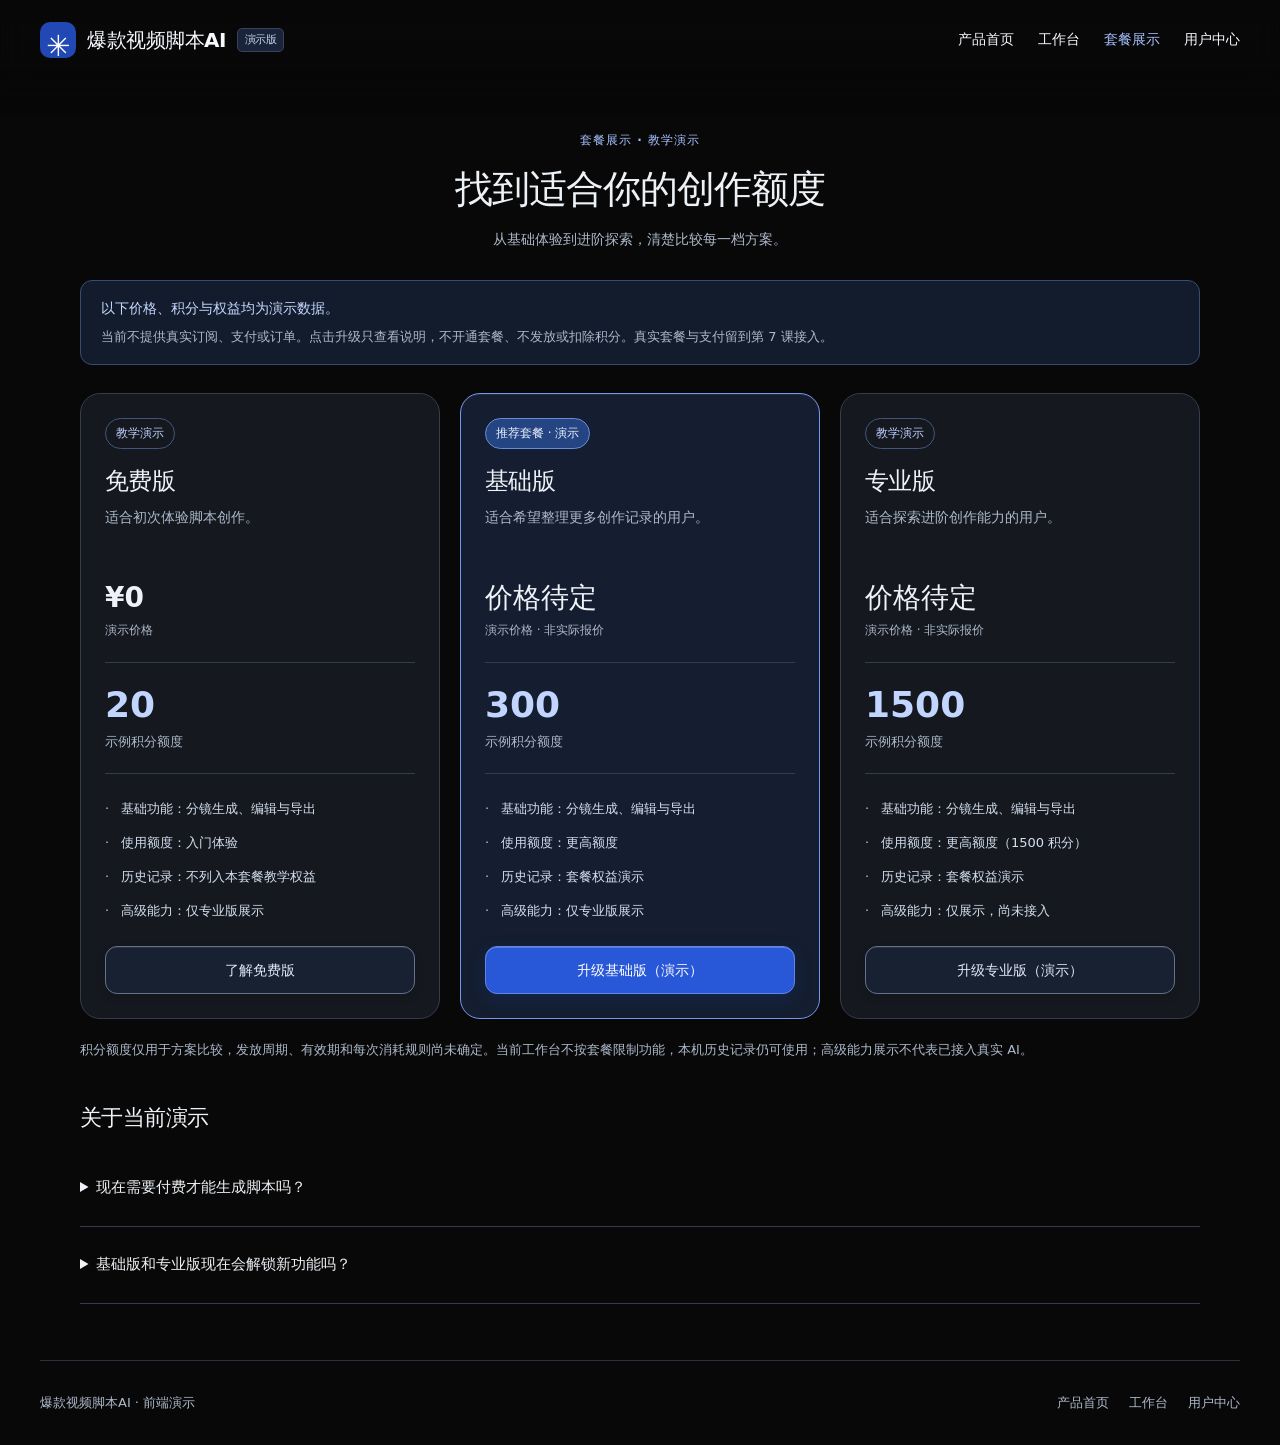
<file: pricing.html>
<!doctype html>
<html lang="zh-CN">
<head>
<meta charset="UTF-8"><meta name="viewport" content="width=device-width, initial-scale=1">
<meta name="theme-color" content="#080808"><meta name="description" content="爆款视频脚本AI套餐教学展示：免费版20积分、基础版300积分、专业版1500积分。价格及权益均为演示数据，无支付和订单。">
<title>套餐展示 · 爆款视频脚本AI</title>
<link rel="stylesheet" href="style.css?v=responsive-1"><link rel="stylesheet" href="pricing.css?v=1">
<script src="pricing.js?v=1" defer></script><script src="site-nav.js?v=3" defer></script><script src="button-glow.js?v=performance-2" defer></script>
</head>
<body class="home-refined pricing-page">
<a class="skip-link" href="#pricing-main">跳到套餐内容</a>
<header class="site-header"><nav class="nav shell" aria-label="主导航"><a class="logo" href="index.html#home"><span class="logo-mark" aria-hidden="true">✳</span>爆款视频脚本AI<span class="demo-badge">演示版</span></a><div class="nav-links"><a href="index.html#home">产品首页</a><a href="workspace.html">工作台</a><a href="pricing.html" aria-current="page">套餐展示</a><a href="account.html">用户中心</a></div></nav></header>
<main class="pricing-main shell" id="pricing-main">
<div class="pricing-heading"><span class="section-kicker">套餐展示 · 教学演示</span><h1>找到适合你的创作额度</h1><p>从基础体验到进阶探索，清楚比较每一档方案。</p></div>
<div class="pricing-notice"><strong>以下价格、积分与权益均为演示数据。</strong><p>当前不提供真实订阅、支付或订单。点击升级只查看说明，不开通套餐、不发放或扣除积分。真实套餐与支付留到第 7 课接入。</p></div>
<section class="tier-grid" aria-label="三档教学模拟套餐"><article class="tier-card" id="free" aria-labelledby="free-title">
<div class="tier-top"><span class="tier-label">教学演示</span><h2 id="free-title">免费版</h2><p>适合初次体验脚本创作。</p></div>
<p class="tier-price">¥0<span>演示价格</span></p>
<p class="tier-credits"><strong>20</strong><span>示例积分额度</span></p>
<ul class="tier-features"><li>基础功能：分镜生成、编辑与导出</li><li>使用额度：入门体验</li><li>历史记录：不列入本套餐教学权益</li><li>高级能力：仅专业版展示</li></ul>
<button class="button secondary" type="button" data-plan="free" aria-controls="plan-explanation" aria-expanded="false">了解免费版</button>
</article><article class="tier-card tier-recommended" id="basic" aria-labelledby="basic-title">
<div class="tier-top"><span class="tier-label">推荐套餐 · 演示</span><h2 id="basic-title">基础版</h2><p>适合希望整理更多创作记录的用户。</p></div>
<p class="tier-price">价格待定<span>演示价格 · 非实际报价</span></p>
<p class="tier-credits"><strong>300</strong><span>示例积分额度</span></p>
<ul class="tier-features"><li>基础功能：分镜生成、编辑与导出</li><li>使用额度：更高额度</li><li>历史记录：套餐权益演示</li><li>高级能力：仅专业版展示</li></ul>
<button class="button primary" type="button" data-plan="basic" aria-controls="plan-explanation" aria-expanded="false">升级基础版（演示）</button>
</article><article class="tier-card" id="pro" aria-labelledby="pro-title">
<div class="tier-top"><span class="tier-label">教学演示</span><h2 id="pro-title">专业版</h2><p>适合探索进阶创作能力的用户。</p></div>
<p class="tier-price">价格待定<span>演示价格 · 非实际报价</span></p>
<p class="tier-credits"><strong>1500</strong><span>示例积分额度</span></p>
<ul class="tier-features"><li>基础功能：分镜生成、编辑与导出</li><li>使用额度：更高额度（1500 积分）</li><li>历史记录：套餐权益演示</li><li>高级能力：仅展示，尚未接入</li></ul>
<button class="button secondary" type="button" data-plan="pro" aria-controls="plan-explanation" aria-expanded="false">升级专业版（演示）</button>
</article></section>
<p class="pricing-caption">积分额度仅用于方案比较，发放周期、有效期和每次消耗规则尚未确定。当前工作台不按套餐限制功能，本机历史记录仍可使用；高级能力展示不代表已接入真实 AI。</p>
<section class="plan-explanation" id="plan-explanation" aria-labelledby="explanation-title" hidden>
<div class="explanation-heading"><div><span class="section-kicker">套餐说明 · 演示</span><h2 id="explanation-title" tabindex="-1"></h2></div><button type="button" class="button secondary" id="close-explanation">收起说明</button></div>
<p id="explanation-detail"></p><p class="explanation-boundary">这里只展示教学方案，未开通套餐、未发放积分、未创建订单或产生费用。用户中心的模拟余额与套餐不会改变。</p>
<div class="explanation-actions"><a class="button primary" href="workspace.html">去工作台免费体验 ↗</a><a class="button secondary" href="account.html">查看模拟用户中心</a></div>
</section>
<p class="pricing-feedback" role="status" aria-live="polite" id="pricing-feedback"></p>
<section class="pricing-questions" aria-labelledby="pricing-help"><h2 id="pricing-help">关于当前演示</h2><details><summary>现在需要付费才能生成脚本吗？</summary><p>不需要。工作台可以直接使用本地模板生成、编辑、复制和导出脚本，不扣积分。</p></details><details><summary>基础版和专业版现在会解锁新功能吗？</summary><p>不会。本页只展示套餐差异，不进行权限控制。历史页的本机记录已可体验；专业版的高级能力尚未接入。真实套餐规则与价格后续再确定。</p></details></section>
<noscript><p class="pricing-notice">套餐信息可直接阅读。查看按钮的演示说明需要启用 JavaScript；你也可以直接前往工作台免费体验。</p></noscript>
</main>
<footer class="pricing-footer shell"><span>爆款视频脚本AI · 前端演示</span><nav aria-label="页脚导航"><a href="index.html#home">产品首页</a><a href="workspace.html">工作台</a><a href="account.html">用户中心</a></nav></footer>
</body></html>
</file>
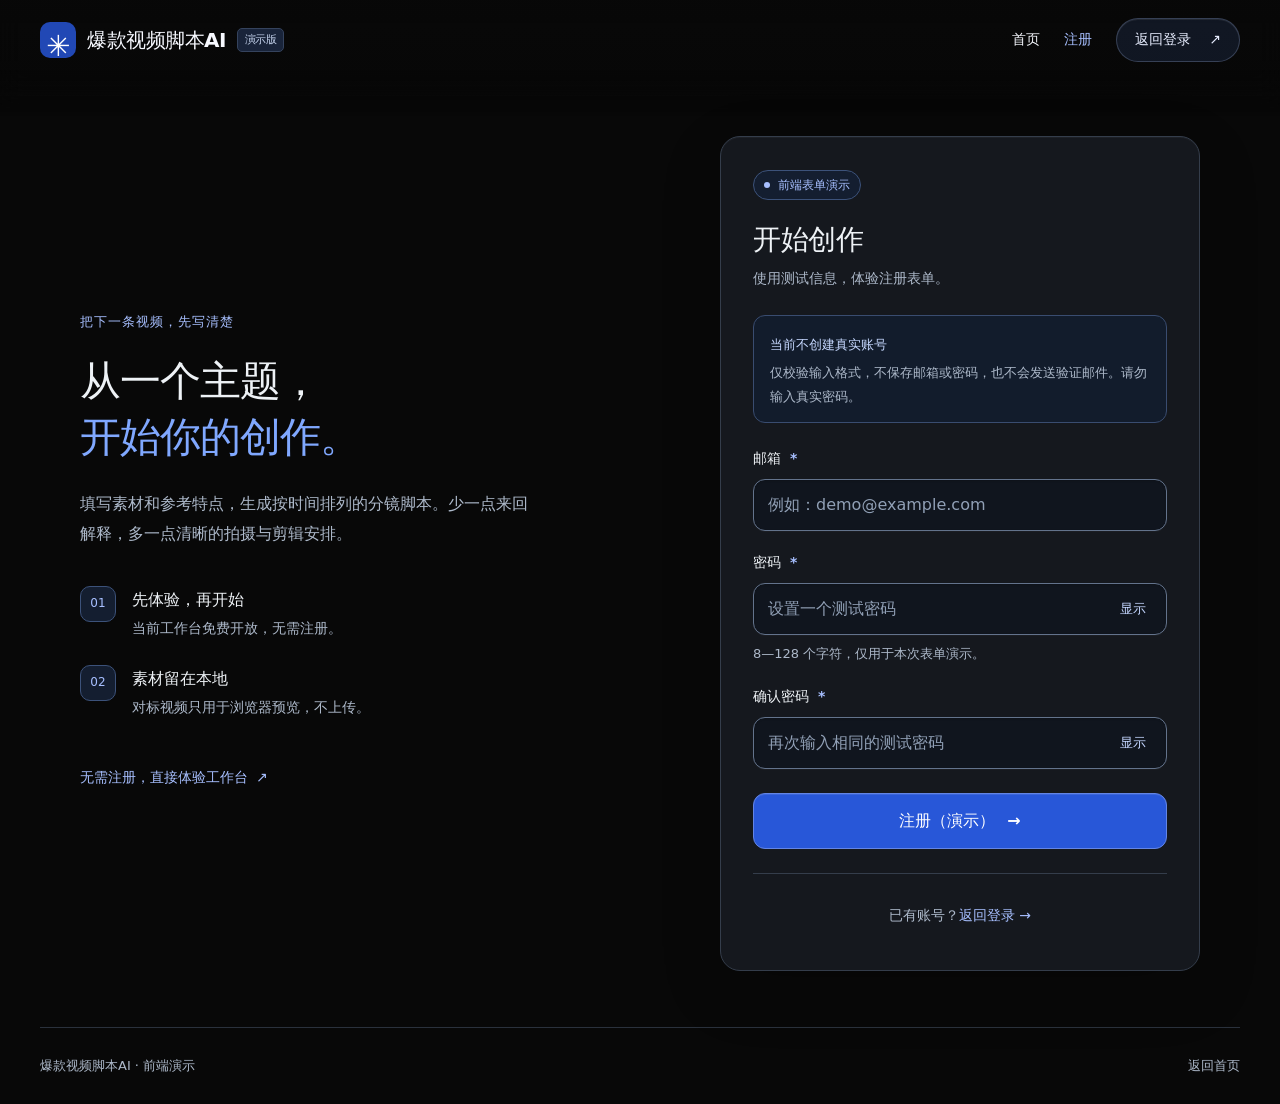
<file: register.html>
<!doctype html>
<html lang="zh-CN">
<head>
<meta charset="UTF-8"><meta name="viewport" content="width=device-width, initial-scale=1">
<meta name="theme-color" content="#080808"><meta name="description" content="爆款视频脚本AI注册表单演示，不创建真实账号，不保存邮箱或密码。">
<title>注册 · 爆款视频脚本AI</title>
<link rel="stylesheet" href="style.css?v=responsive-1"><link rel="stylesheet" href="auth.css?v=responsive-1">
<script src="auth.js?v=1" defer></script><script src="site-nav.js?v=3" defer></script><script src="button-glow.js?v=performance-2" defer></script>
</head>
<body class="home-refined auth-page">
<a class="skip-link" href="#auth-main">跳到注册表单</a>
<header class="site-header"><nav class="nav shell" aria-label="主导航">
<a class="logo" href="index.html#home"><span class="logo-mark" aria-hidden="true">✳</span>爆款视频脚本AI<span class="demo-badge">演示版</span></a>
<div class="nav-links"><a href="index.html#home">首页</a><a href="register.html" aria-current="page">注册</a><a class="nav-cta" href="login.html">返回登录 <span aria-hidden="true">↗</span></a></div>
</nav></header>
<main class="auth-main shell" id="auth-main">
<section class="auth-intro" aria-labelledby="intro-title"><span class="section-kicker">把下一条视频，先写清楚</span><h1 id="intro-title">从一个主题，<span>开始你的创作。</span></h1><p>填写素材和参考特点，生成按时间排列的分镜脚本。少一点来回解释，多一点清晰的拍摄与剪辑安排。</p><ul class="auth-benefits"><li><span aria-hidden="true">01</span><div><strong>先体验，再开始</strong><p>当前工作台免费开放，无需注册。</p></div></li><li><span aria-hidden="true">02</span><div><strong>素材留在本地</strong><p>对标视频只用于浏览器预览，不上传。</p></div></li></ul><a class="auth-text-link" href="workspace.html">无需注册，直接体验工作台 <span aria-hidden="true">↗</span></a></section>
<section class="card auth-card" aria-labelledby="auth-title"><span class="auth-demo-label"><span class="tiny-dot" aria-hidden="true"></span> 前端表单演示</span><h2 id="auth-title">开始创作</h2><p class="auth-subtitle">使用测试信息，体验注册表单。</p>
<div class="auth-notice" id="auth-demo-notice"><strong>当前不创建真实账号</strong><p>仅校验输入格式，不保存邮箱或密码，也不会发送验证邮件。请勿输入真实密码。</p></div>
<form id="auth-form" data-mode="register" novalidate autocomplete="off" aria-describedby="auth-demo-notice">
<fieldset id="auth-fields" disabled><legend class="visually-hidden">注册信息</legend>
<div class="auth-field"><label for="auth-email">邮箱 <span aria-hidden="true">*</span></label><input type="email" id="auth-email" inputmode="email" autocomplete="off" spellcheck="false" autocapitalize="none" required maxlength="254" placeholder="例如：demo@example.com" aria-describedby="auth-email-error"><p class="field-error" id="auth-email-error" hidden></p></div>
<div class="auth-field"><label for="auth-password">密码 <span aria-hidden="true">*</span></label><div class="auth-password-control"><input type="password" id="auth-password" autocomplete="off" required minlength="8" maxlength="128" placeholder="设置一个测试密码" aria-describedby="auth-password-help auth-password-error"><button type="button" class="auth-password-toggle" data-password-target="auth-password" aria-controls="auth-password" aria-label="显示密码" aria-pressed="false">显示</button></div><p class="auth-field-help" id="auth-password-help">8—128 个字符，仅用于本次表单演示。</p><p class="field-error" id="auth-password-error" hidden></p></div>
<div class="auth-field"><label for="auth-confirm">确认密码 <span aria-hidden="true">*</span></label><div class="auth-password-control"><input type="password" id="auth-confirm" autocomplete="off" required minlength="8" maxlength="128" placeholder="再次输入相同的测试密码" aria-describedby="auth-confirm-error"><button type="button" class="auth-password-toggle" data-password-target="auth-confirm" aria-controls="auth-confirm" aria-label="显示确认密码" aria-pressed="false">显示</button></div><p class="field-error" id="auth-confirm-error" hidden></p></div>
<button class="button primary auth-submit" type="submit">注册（演示）<span aria-hidden="true">→</span></button>
</fieldset><p id="auth-status" class="auth-status" role="status" aria-live="polite"></p>
</form>
<section class="auth-success" id="auth-success" aria-labelledby="auth-success-title" hidden><span class="auth-success-mark" aria-hidden="true">✓</span><h3 id="auth-success-title">注册表单校验通过（演示）</h3><p>没有创建真实账号，也没有保存邮箱或密码。密码已清空，后续登录演示仍只校验格式，不验证账号。</p><a class="button secondary" href="login.html">前往登录演示<span aria-hidden="true">→</span></a></section>
<p class="auth-switch">已有账号？<a href="login.html">返回登录 <span aria-hidden="true">→</span></a></p>
<noscript><p class="auth-help">请启用 JavaScript 后体验表单；当前输入已禁用，避免提交到服务器。</p></noscript>
</section>
</main>
<footer class="auth-footer shell"><span>爆款视频脚本AI · 前端演示</span><a href="index.html#home">返回首页</a></footer>
</body>
</html>
</file>
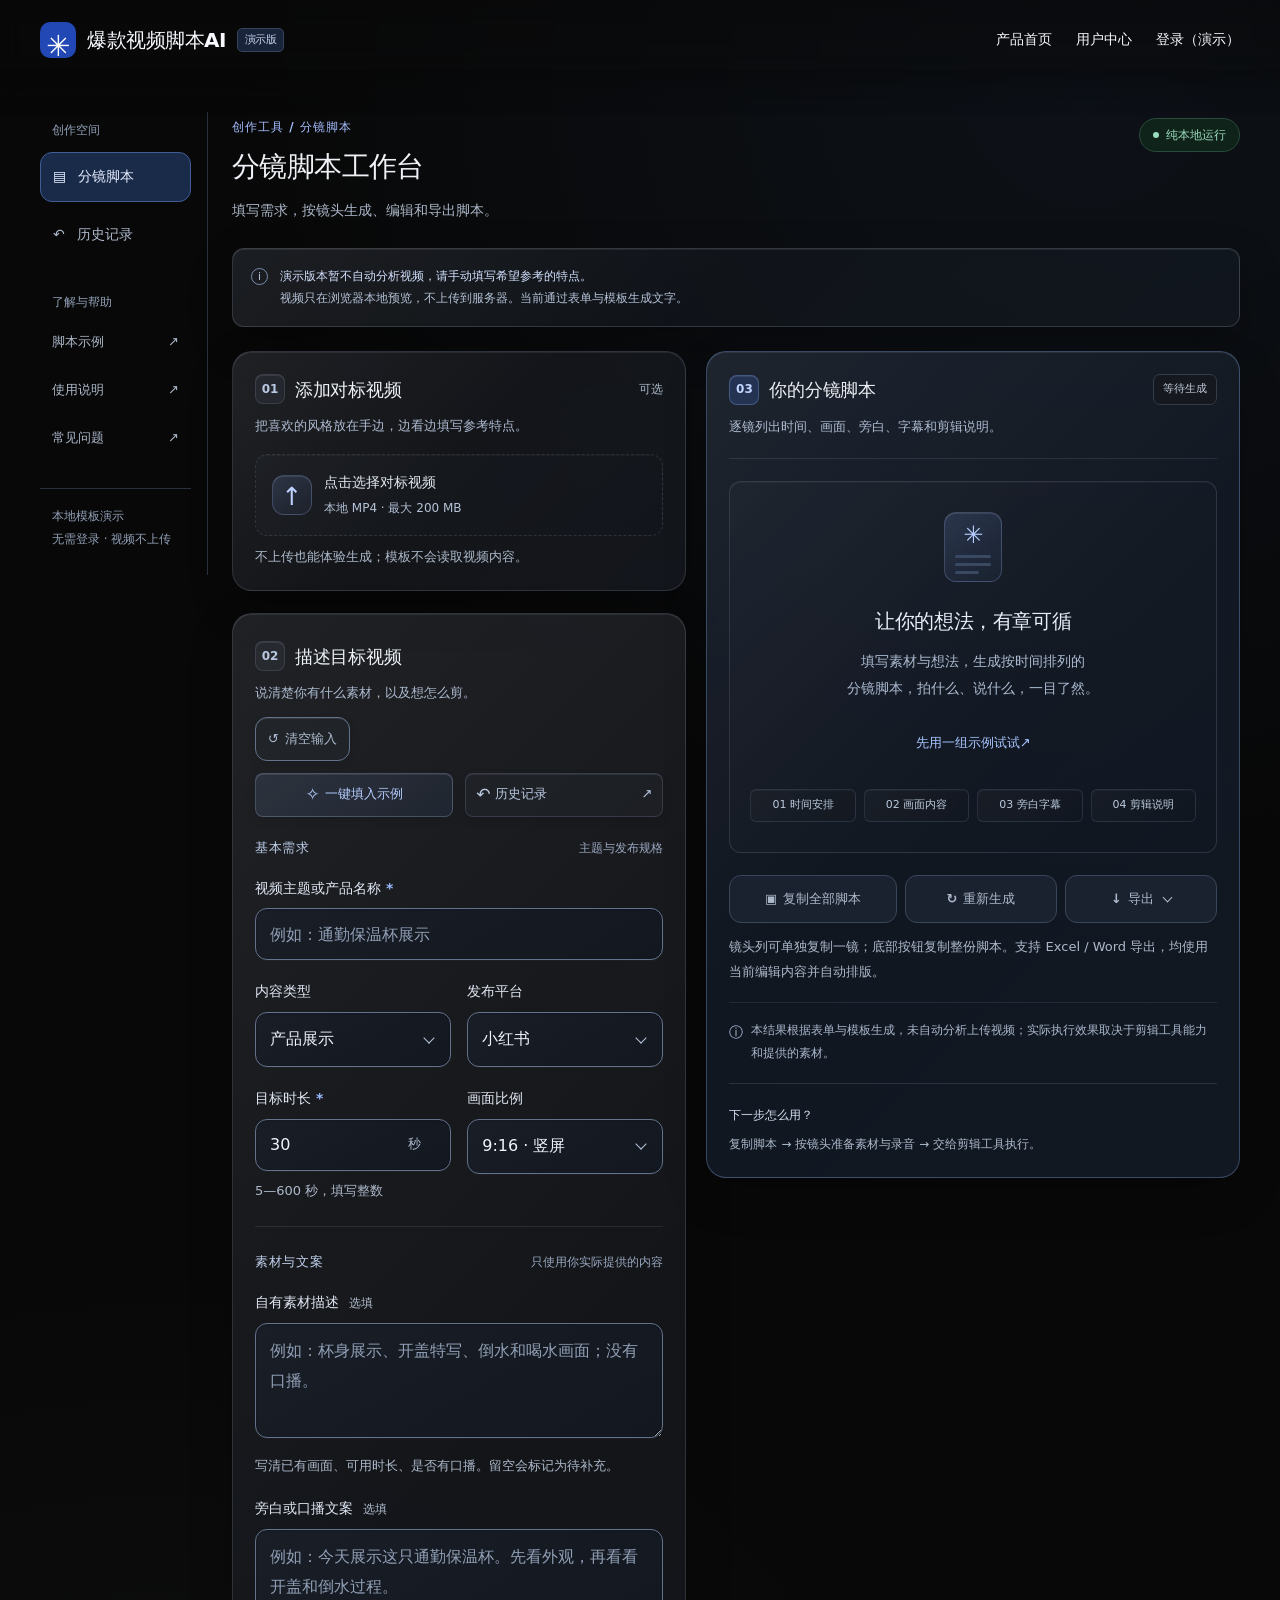
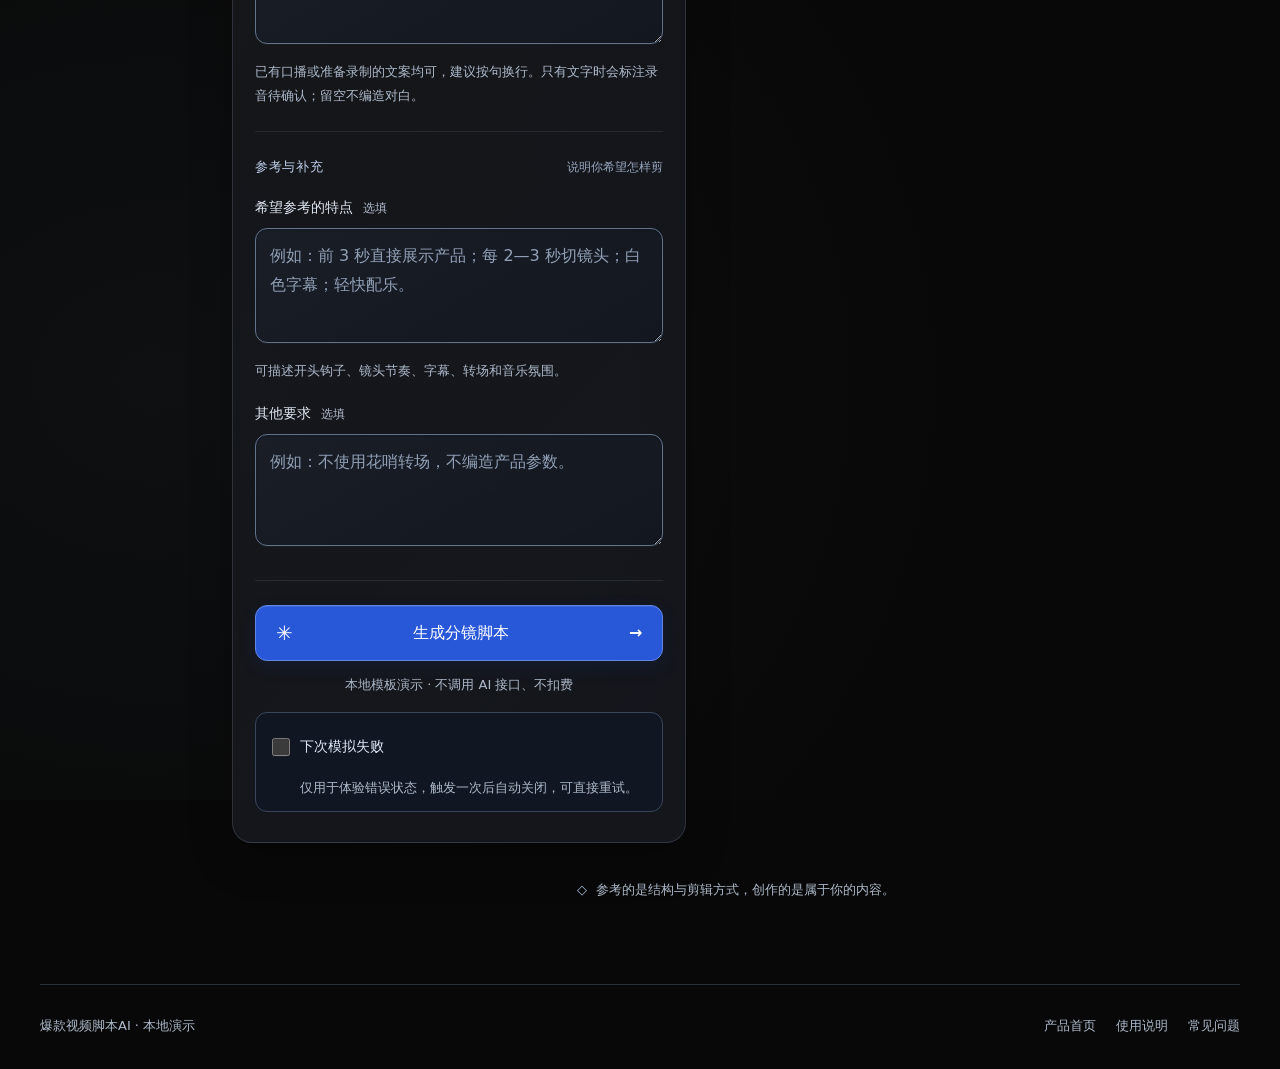
<file: workspace.html>
<!doctype html>
<html lang="zh-CN">
<head>
<meta charset="UTF-8"><meta name="viewport" content="width=device-width, initial-scale=1">
<meta name="theme-color" content="#080808"><meta name="description" content="爆款视频脚本AI独立工作台：填写需求，生成、编辑、复制和导出分镜脚本。本地模板演示，暂不自动分析视频。">
<title>工作台 · 爆款视频脚本AI</title>
<link rel="stylesheet" href="style.css?v=responsive-1"><link rel="stylesheet" href="app-shell.css?v=responsive-1">
<script src="office-zip.js" defer></script><script src="xlsx-export.js" defer></script><script src="docx-export.js" defer></script><script src="history-store.js?v=1" defer></script><script src="app.js?v=workbench-1" defer></script><script src="select-ui.js?v=performance-2" defer></script><script src="workspace-entry.js?v=1" defer></script><script src="history-demo.js?v=1" defer></script><script src="history-refill.js?v=1" defer></script><script src="site-nav.js?v=3" defer></script><script src="button-glow.js?v=performance-2" defer></script>
</head>
<body class="home-refined product-home workspace-page">
<a class="skip-link" href="#generator">跳到工作台</a>
<header class="site-header"><nav class="nav shell" aria-label="产品导航"><a class="logo" href="index.html#home"><span class="logo-mark" aria-hidden="true">✳</span>爆款视频脚本AI<span class="demo-badge">演示版</span></a><div class="nav-links"><a href="index.html#home">产品首页</a><a href="account.html">用户中心</a><a href="login.html">登录（演示）</a></div></nav></header>
<div class="workspace-app shell">
<aside class="workspace-sidebar" aria-label="工作台导航"><span class="workspace-nav-label">创作空间</span><nav class="workspace-side-main" aria-label="创作导航"><a href="#generator" aria-current="page"><span aria-hidden="true">▤</span>分镜脚本</a><a href="history.html"><span aria-hidden="true">↶</span>历史记录</a></nav><div class="workspace-side-help"><span class="workspace-nav-label">了解与帮助</span><a href="index.html#example">脚本示例 <span aria-hidden="true">↗</span></a><a href="index.html#usage">使用说明 <span aria-hidden="true">↗</span></a><a href="index.html#faq">常见问题 <span aria-hidden="true">↗</span></a></div><p class="workspace-side-note">本地模板演示<br>无需登录 · 视频不上传</p></aside>
<main class="workspace" id="generator" aria-labelledby="workspace-title">
<div class="workspace-heading"><div><span class="section-kicker">创作工具 / 分镜脚本</span><h1 id="workspace-title">分镜脚本工作台</h1><p>填写需求，按镜头生成、编辑和导出脚本。</p></div><span class="local-badge"><span class="tiny-dot"></span> 纯本地运行</span></div>
<div class="demo-notice"><span class="notice-icon" aria-hidden="true">i</span><p><strong>演示版本暂不自动分析视频，请手动填写希望参考的特点。</strong><br>视频只在浏览器本地预览，不上传到服务器。当前通过表单与模板生成文字。</p></div>
<div class="work-grid"><div class="input-column">
<section class="card upload-card" aria-labelledby="upload-title">
<div class="card-heading"><div class="step-title"><span class="step-number">01</span><h3 id="upload-title">添加对标视频</h3></div><span class="optional-tag">可选</span></div><p class="card-description">把喜欢的风格放在手边，边看边填写参考特点。</p>
<input class="visually-hidden" id="video-file" type="file" accept=".mp4,video/mp4" tabindex="-1" aria-label="选择本地 MP4 视频" aria-describedby="upload-hint video-error">
<button id="upload-button" class="upload-zone" type="button"><span class="upload-symbol" aria-hidden="true">↑</span><strong>点击选择对标视频</strong><span>本地 MP4 · 最大 200 MB</span></button>
<div id="video-container" class="video-container" hidden><video id="video-preview" controls playsinline preload="metadata" aria-label="对标视频本地预览"></video><div class="file-row"><div class="file-info"><strong id="file-name"></strong><span id="file-meta"></span></div><div class="file-actions"><button type="button" class="text-button" id="replace-video">替换</button><button type="button" class="text-button danger" id="remove-video">移除</button></div></div></div>
<p id="video-error" class="field-error" role="alert" hidden></p><p class="field-help" id="upload-hint">不上传也能体验生成；模板不会读取视频内容。</p><p class="visually-hidden" id="video-status" role="status"></p></section>
<section class="card form-card" aria-labelledby="form-title">
<div class="card-heading form-heading"><div class="form-heading-copy"><div class="step-title"><span class="step-number">02</span><h3 id="form-title">描述目标视频</h3></div><p class="card-description">说清楚你有什么素材，以及想怎么剪。</p><div class="input-toolbar"><p id="clear-inputs-hint" class="visually-hidden">清空文字内容，保留选项与目标时长。</p><button type="button" class="button secondary clear-inputs-button" id="clear-inputs" aria-describedby="clear-inputs-hint" title="清空文字，保留选项与目标时长"><span aria-hidden="true">↺</span> 清空输入</button></div></div><div class="form-heading-actions"><button class="example-button" id="fill-example" type="button"><span aria-hidden="true">✧</span> 一键填入示例</button><a class="example-button history-entry" href="history.html"><span aria-hidden="true">↶</span> 历史记录 <span class="action-arrow" aria-hidden="true">↗</span></a></div></div>
<form id="requirements-form" novalidate>
<section class="form-group" aria-labelledby="basic-heading"><div class="form-group-heading"><h4 id="basic-heading">基本需求</h4><span>主题与发布规格</span></div>
<div class="field"><label for="topic">视频主题或产品名称 <span class="required">*</span></label><input id="topic" name="topic" type="text" maxlength="120" placeholder="例如：通勤保温杯展示" required aria-describedby="topic-error"><p id="topic-error" class="field-error" hidden></p></div>
<div class="form-row"><div class="field"><label for="content-type">内容类型</label><select id="content-type" name="contentType"><option>口播</option><option selected>产品展示</option><option>探店</option><option>知识分享</option><option>生活记录</option></select></div><div class="field"><label for="platform">发布平台</label><select id="platform" name="platform"><option>小红书</option><option>抖音</option><option>视频号</option></select></div></div>
<div class="form-row"><div class="field"><label for="duration">目标时长 <span class="required">*</span></label><div class="input-with-unit"><input id="duration" name="duration" type="number" min="5" max="600" step="1" value="30" required aria-describedby="duration-hint duration-error"><span>秒</span></div><p class="field-help" id="duration-hint">5—600 秒，填写整数</p><p id="duration-error" class="field-error" hidden></p></div><div class="field"><label for="aspect">画面比例</label><select id="aspect" name="aspect"><option value="9:16">9:16 · 竖屏</option><option value="16:9">16:9 · 横屏</option><option value="1:1">1:1 · 方形</option></select></div></div>
</section>
<section class="form-group" aria-labelledby="materials-heading"><div class="form-group-heading"><h4 id="materials-heading">素材与文案</h4><span>只使用你实际提供的内容</span></div>
<div class="field"><label for="materials">自有素材描述 <span class="label-note">选填</span></label><textarea id="materials" name="materials" rows="3" maxlength="4000" placeholder="例如：杯身展示、开盖特写、倒水和喝水画面；没有口播。"></textarea><p class="field-help">写清已有画面、可用时长、是否有口播。留空会标记为待补充。</p></div>
<div class="field"><label for="narration">旁白或口播文案 <span class="label-note">选填</span></label><textarea id="narration" name="narration" rows="3" maxlength="4000" placeholder="例如：今天展示这只通勤保温杯。先看外观，再看看开盖和倒水过程。"></textarea><p class="field-help">已有口播或准备录制的文案均可，建议按句换行。只有文字时会标注录音待确认；留空不编造对白。</p></div>
</section>
<section class="form-group" aria-labelledby="reference-heading"><div class="form-group-heading"><h4 id="reference-heading">参考与补充</h4><span>说明你希望怎样剪</span></div>
<div class="field"><label for="references">希望参考的特点 <span class="label-note">选填</span></label><textarea id="references" name="references" rows="3" maxlength="4000" placeholder="例如：前 3 秒直接展示产品；每 2—3 秒切镜头；白色字幕；轻快配乐。"></textarea><p class="field-help">可描述开头钩子、镜头节奏、字幕、转场和音乐氛围。</p></div>
<div class="field"><label for="additional">其他要求 <span class="label-note">选填</span></label><textarea id="additional" name="additional" rows="2" maxlength="4000" placeholder="例如：不使用花哨转场，不编造产品参数。"></textarea></div>
</section>
<div class="generate-area">
<button type="submit" id="generate-script" class="button primary generate-button"><span aria-hidden="true">✳</span><span id="generate-label">生成分镜脚本</span><span aria-hidden="true">→</span></button>
<p class="generate-caption">本地模板演示 · 不调用 AI 接口、不扣费</p>
<div class="demo-controls"><label for="simulate-failure"><input type="checkbox" id="simulate-failure" aria-describedby="demo-control-help">下次模拟失败</label><p id="demo-control-help">仅用于体验错误状态，触发一次后自动关闭，可直接重试。</p></div>
<p id="form-status" role="status" class="form-status"></p><p id="history-save-status" role="status" class="field-help"></p></div></form></section></div>
<section class="card result-card" id="result-section" aria-labelledby="result-title">
<div class="card-heading"><div class="step-title"><span class="step-number">03</span><h3 id="result-title">你的分镜脚本</h3></div><span id="result-badge" class="result-badge">等待生成</span></div><p class="card-description">逐镜列出时间、画面、旁白、字幕和剪辑说明。</p>
<div id="generation-feedback" class="generation-feedback" role="status" aria-live="polite" tabindex="-1" hidden><span class="generation-state-icon" id="generation-state-icon" aria-hidden="true">…</span><h4 id="generation-state-title"></h4><p id="generation-state-description"></p><button type="button" id="retry-generation" class="button secondary" hidden>重试生成</button></div>
<div id="result-empty" class="result-empty"><div class="empty-art" aria-hidden="true"><span>✳</span><i></i><i></i><i></i></div><h4>让你的想法，有章可循</h4><p>填写素材与想法，生成按时间排列的<br>分镜脚本，拍什么、说什么，一目了然。</p><button type="button" id="empty-example" class="text-button">先用一组示例试试 <span aria-hidden="true">↗</span></button><div class="output-outline"><span>01 时间安排</span><span>02 画面内容</span><span>03 旁白字幕</span><span>04 剪辑说明</span></div></div>
<div id="result-content" hidden>
<p class="script-format-note">直接编辑表格内容，复制和导出都会使用当前版本</p>
<div class="result-label"><strong id="table-title">分镜脚本表格</strong><span id="table-help">表格内可上下、左右滚动查看；时间安排保持不变</span></div>
<div class="storyboard-scroll" id="table-scroll" role="region" aria-labelledby="table-title" aria-describedby="table-help" tabindex="0">
<table class="storyboard-table"><caption class="visually-hidden">按镜头排列的可编辑视频分镜脚本</caption><colgroup><col class="time-column"><col><col><col><col></colgroup><thead><tr><th scope="col">镜头 / 时间</th><th scope="col">画面</th><th scope="col">旁白 / 口播</th><th scope="col">字幕</th><th scope="col">剪辑说明</th></tr></thead><tbody id="storyboard-rows"></tbody></table>
</div>
<div class="result-meta"><span id="result-summary"></span><span id="character-count">0 字</span></div>
<details class="script-notes"><summary>创作依据、配乐与待补充信息</summary><pre id="script-notes"></pre></details>
<div id="manual-copy" class="manual-copy" hidden><label for="prompt-output">手动复制完整脚本</label><textarea id="prompt-output" class="prompt-output" readonly spellcheck="false"></textarea></div>
<div id="manual-shot-copy" class="manual-copy" hidden><label for="shot-copy-output" id="shot-copy-label">手动复制当前镜头</label><textarea id="shot-copy-output" class="prompt-output" readonly spellcheck="false"></textarea></div>
</div>
<div class="result-actions"><button type="button" class="button primary copy-button" id="copy-prompt" disabled><span aria-hidden="true">▣</span> 复制全部脚本</button><button type="button" class="button secondary" id="regenerate" disabled><span aria-hidden="true">↻</span> 重新生成</button><div class="export-control" id="export-control"><button type="button" class="button secondary export-button" id="export-toggle" aria-haspopup="menu" aria-expanded="false" aria-controls="export-menu" disabled><span aria-hidden="true">↓</span> 导出 <span class="export-chevron" aria-hidden="true"></span></button><div class="export-menu" id="export-menu" role="menu" aria-label="选择导出格式" hidden><button type="button" id="export-table" role="menuitem" disabled><span class="export-format-icon" aria-hidden="true">表</span><span><strong>导出表格</strong><small>Excel · .xlsx · 自动排版</small></span></button><button type="button" id="export-document" role="menuitem" disabled><span class="export-format-icon" aria-hidden="true">文</span><span><strong>导出文档</strong><small>Word · .docx · 自动分页</small></span></button></div></div></div><p class="export-hint">镜头列可单独复制一镜；底部按钮复制整份脚本。支持 Excel / Word 导出，均使用当前编辑内容并自动排版。</p><p id="copy-status" class="copy-status" role="status" aria-live="polite"></p><p id="export-status" class="copy-status" role="status" aria-live="polite"></p>
<div class="result-disclaimer" id="result-disclaimer"><span aria-hidden="true">ⓘ</span><p>本结果根据表单与模板生成，未自动分析上传视频；实际执行效果取决于剪辑工具能力和提供的素材。</p></div><div class="workflow-tip"><strong>下一步怎么用？</strong><p>复制脚本 → 按镜头准备素材与录音 → 交给剪辑工具执行。</p></div></section>
</div><div class="bottom-note"><span aria-hidden="true">◇</span><p>参考的是结构与剪辑方式，创作的是属于你的内容。</p></div></main>

</div>
<footer class="workspace-footer shell"><span>爆款视频脚本AI · 本地演示</span><nav aria-label="工作台页脚导航"><a href="index.html#home">产品首页</a><a href="index.html#usage">使用说明</a><a href="index.html#faq">常见问题</a></nav></footer>
<noscript><div class="noscript">请启用 JavaScript，才能使用视频预览和分镜生成功能。</div></noscript>
</body></html>
</file>
<file: style.css>
:root {
  --bg: #080808;
  --surface: #0d0f12;
  --ink: #eef2f6;
  --muted: #adb9ca;
  --line: #2a313c;
  --blue: #2857d8;
  --blue-hover: #3468eb;
  --navy: #0b1426;
  --tint: #141e30;
  --red: #ff9aa7;
  --green: #88dcb7;
  --card-radius: 20px;
  font-family: "Microsoft YaHei", "PingFang SC", system-ui, sans-serif;
  color: var(--ink);
  background: var(--bg);
  color-scheme: dark;
  font-synthesis: none;
}
* { box-sizing: border-box; }
html { scroll-behavior: smooth; scroll-padding-top: 100px; }
body { margin: 0; font-size: 14px; line-height: 1.7; }
button, input, select, textarea { font: inherit; }
button { cursor: pointer; }
a { color: inherit; text-decoration: none; }
button, input, select, textarea { transition: background-color .15s, border-color .15s, box-shadow .15s; }
button:disabled { cursor: not-allowed; opacity: .5; }
button:focus-visible, a:focus-visible, input:focus-visible, select:focus-visible, textarea:focus-visible, .storyboard-scroll:focus-visible { outline: 3px solid #6f9cff; outline-offset: 3px; }
[hidden] { display: none !important; }
.shell { max-width: 1440px; width: calc(100% - 80px); margin-inline: auto; }
.visually-hidden { position: absolute; width: 1px; height: 1px; overflow: hidden; clip-path: inset(50%); white-space: nowrap; }
.skip-link { position: fixed; left: 16px; top: -70px; z-index: 100; background: #fff; padding: 12px 18px; border-radius: 8px; }
.skip-link:focus { top: 12px; }
.site-header { height: 80px; position: sticky; top: 0; z-index: 20; background: #090f1c; border-bottom: 1px solid #24304a; color: #f7f9ff; }
.nav { display: flex; align-items: center; justify-content: space-between; height: 100%; gap: 20px; }
.logo { display: flex; align-items: center; gap: 11px; font-weight: 750; font-size: 20px; white-space: nowrap; letter-spacing: -.5px; }
.logo-mark { display: grid; place-items: center; width: 36px; height: 36px; flex-shrink: 0; border-radius: 10px; background: #2148b5; color: #fff; font-size: 29px; font-weight: 400; }
.demo-badge { font-size: 11px; font-weight: 500; background: #19243a; border: 1px solid #35435d; color: #c5d3ed; padding: 2px 7px; border-radius: 5px; }
.nav-links { display: flex; align-items: center; gap: 30px; font-size: 14px; white-space: nowrap; }
.nav-home { color: #c3cee1; }
.nav-home:hover { color: #fff; }
.nav-cta { display: flex; align-items: center; gap: 18px; min-height: 42px; padding: 8px 18px; border: 1px solid #485a7b; border-radius: 10px; background: #14213a; color: #e8eeff; }
.nav-cta:hover { background: #1c3055; }
.hero { display: grid; grid-template-columns: 1.15fr 1fr; align-items: center; gap: 32px; margin-top: 28px; margin-bottom: 56px; padding: 64px 48px; min-height: 410px; color: #fff; background: linear-gradient(115deg, #090f1c 0%, #101d36 65%, #132e60 100%); border: 1px solid #213351; border-radius: 28px; overflow: hidden; }
.hero-copy { position: relative; z-index: 1; min-width: 0; }
.eyebrow { display: inline-flex; align-items: center; gap: 9px; color: #d2dfff; font-size: 12px; letter-spacing: 1px; background: #162540; border: 1px solid #35486c; border-radius: 30px; padding: 6px 13px; }
.tiny-dot { display: inline-block; width: 6px; height: 6px; flex-shrink: 0; background: currentColor; border-radius: 50%; }
h1 { margin: 26px 0 20px; font-size: clamp(40px, 4.35vw, 66px); line-height: 1.2; font-weight: 800; letter-spacing: -2.7px; }
h1 > span { color: #80a8ff; }
.hero-description { margin: 0; max-width: 580px; font-size: 17px; line-height: 1.9; color: #c7d3e8; }
.hero-actions { display: flex; align-items: center; flex-wrap: wrap; gap: 20px; margin-top: 30px; }
.button { display: inline-flex; align-items: center; justify-content: center; gap: 12px; min-height: 48px; padding: 12px 23px; border: 1px solid transparent; border-radius: 11px; font-size: 14px; font-weight: 600; text-align: center; line-height: 1.5; }
.primary { background: var(--blue); border-color: var(--blue); color: #fff; box-shadow: 0 4px 10px #193eac12; }
.primary:hover:not(:disabled) { background: var(--blue-hover); border-color: var(--blue-hover); }
.hero .primary { min-height: 52px; padding-inline: 26px; background: #2b55d4; border-color: #5274db; box-shadow: 0 5px 16px #0002; }
.hero .primary:hover { background: #3562e0; }
.secondary { background: #fff; border-color: #cbd5e1; color: #25344d; }
.secondary:hover:not(:disabled) { background: #f1f5fc; border-color: #9cafd2; }
.hero-note { color: #c2cfe4; font-size: 12px; }
.hero-features { display: flex; flex-wrap: wrap; gap: 12px 22px; margin-top: 28px; color: #b8c8e2; font-size: 12px; }
.hero-features i { color: #9cbcff; font-style: normal; margin-right: 5px; }
.hero-art { min-height: 290px; position: relative; display: flex; align-items: center; justify-content: center; }
.art-orbit { position: absolute; width: 330px; height: 330px; border: 1px solid #45629055; border-radius: 50%; }
.orbit-two { width: 390px; height: 390px; border-style: dashed; opacity: .55; }
.timeline-card { position: relative; width: 370px; padding: 23px; border: 1px solid #3a4b67; border-radius: 18px; background: #101c31; box-shadow: 0 20px 40px #0003; }
.art-card-top { display: flex; align-items: center; gap: 9px; color: #e9effa; font-size: 12px; }
.art-video-icon { display: grid; place-items: center; width: 30px; height: 30px; border-radius: 8px; background: #233c68; color: #a8c5ff; font-size: 23px; }
.art-dots { margin-left: auto; color: #a5b6d1; font-size: 22px; }
.timeline-ruler { display: flex; justify-content: space-between; margin: 22px 0 10px; color: #afc1dd; font-size: 10px; }
.timeline-track { display: flex; gap: 5px; height: 47px; }
.timeline-track span { display: grid; place-items: center; flex: 1; background: #253b60; color: #d9e7ff; border: 1px solid #3d567e; border-radius: 6px; font-size: 10px; }
.timeline-track span:nth-child(2) { flex: 2.1; background: #315ac5; color: #fff; border-color: #5579d4; }
.timeline-track span:nth-child(3) { background: #1a335a; }
.audio-track { height: 28px; display: flex; align-items: center; justify-content: space-around; margin-top: 10px; padding-inline: 9px; border-radius: 5px; background: #172e46; }
.audio-track span { width: 3px; height: 8px; border-radius: 3px; background: #7eafcc; }
.audio-track span:nth-child(3n) { height: 18px; }
.audio-track span:nth-child(4n) { height: 13px; }
.art-divider { height: 1px; margin: 22px 0 18px; background: #34435e; }
.art-prompt { display: flex; gap: 12px; }
.art-prompt > span { font-size: 24px; color: #a3c1ff; }
.art-prompt > div { flex: 1; }
.art-prompt strong { font-size: 12px; color: #e4ecfc; }
.skeleton { height: 5px; width: 80%; margin-top: 9px; border-radius: 3px; background: #3c4d6c; }
.skeleton.wide { width: 100%; }
.skeleton.short { width: 57%; }
.floating-tag { position: absolute; border: 1px solid #435a7c; background: #192d4b; color: #d9e6fb; border-radius: 9px; padding: 8px 12px; font-size: 11px; white-space: nowrap; box-shadow: 0 6px 16px #0002; }
.tag-left { left: 0; bottom: 0; }
.tag-right { right: -4px; top: 2px; }
.workspace { padding-top: 0; }
.workspace-heading { display: flex; justify-content: space-between; align-items: center; gap: 20px; margin-bottom: 24px; }
.section-kicker { font-size: 12px; font-weight: 600; letter-spacing: 1px; color: #294fa1; }
h2 { margin: 7px 0 8px; font-size: 28px; line-height: 1.5; letter-spacing: -.6px; font-weight: 750; }
.workspace-heading p { margin: 0; font-size: 14px; color: var(--muted); }
.local-badge { display: inline-flex; align-items: center; gap: 7px; border: 1px solid #bfd8cd; background: #edf7f1; color: #226348; border-radius: 30px; padding: 6px 13px; font-size: 12px; white-space: nowrap; }
.demo-notice { display: flex; align-items: flex-start; gap: 12px; margin-bottom: 26px; padding: 15px 18px; border: 1px solid #cedbf1; border-radius: 12px; background: #eaf0fa; color: #425777; }
.demo-notice p { margin: 0; font-size: 12px; line-height: 1.9; }
.demo-notice strong { color: #223f71; font-weight: 600; }
.notice-icon { display: grid; place-items: center; flex-shrink: 0; width: 17px; height: 17px; margin-top: 3px; border: 1px solid #5271a1; border-radius: 50%; font-size: 11px; line-height: 1; }
.work-grid { display: grid; grid-template-columns: minmax(0,.8fr) minmax(0,1.2fr); gap: 24px; align-items: start; }
.input-column { display: flex; flex-direction: column; gap: 24px; min-width: 0; }
.card { min-width: 0; padding: 28px; background: var(--surface); border: 1px solid var(--line); border-radius: var(--card-radius); box-shadow: 0 4px 16px #172b4d04; }
.card-heading { display: flex; justify-content: space-between; align-items: center; gap: 12px; }
.step-title { display: flex; align-items: center; gap: 10px; }
.step-number { display: grid; place-items: center; width: 30px; height: 30px; flex-shrink: 0; border: 1px solid #d8e2f7; border-radius: 8px; background: var(--tint); color: #294fa1; font-size: 12px; font-weight: 600; }
h3 { margin: 0; font-size: 18px; line-height: 1.5; font-weight: 700; }
.optional-tag { font-size: 12px; color: #607087; }
.card-description { margin: 12px 0 24px; font-size: 13px; color: var(--muted); line-height: 1.85; }
.upload-zone { display: flex; flex-direction: column; align-items: center; gap: 10px; width: 100%; padding: 28px 16px; background: #f7faff; border: 1px dashed #a8bddf; border-radius: 12px; color: #263c60; }
.upload-zone:hover { background: #eef4ff; border-color: #5b80c6; }
.upload-symbol { display: grid; place-items: center; width: 46px; height: 46px; margin-bottom: 3px; border: 1px solid #d3e0f8; border-radius: 12px; background: #e9f0ff; color: #2b50a4; font-size: 25px; }
.upload-zone strong { font-size: 14px; font-weight: 600; }
.upload-zone > span:last-child { font-size: 12px; color: #526783; }
.field-help { margin: 9px 0 0; font-size: 12px; color: #58677b; line-height: 1.8; }
.video-container { overflow: hidden; border: 1px solid var(--line); border-radius: 12px; background: #f7f9fd; }
video { display: block; width: 100%; max-height: 300px; background: #090f1c; }
.file-row { display: flex; justify-content: space-between; align-items: center; gap: 14px; padding: 14px; }
.file-info { display: flex; flex-direction: column; min-width: 0; font-size: 13px; }
.file-info strong { overflow-wrap: anywhere; }
.file-info > span { font-size: 11px; color: var(--muted); }
.file-actions { display: flex; gap: 14px; flex-shrink: 0; }
.text-button { padding: 0; border: 0; background: transparent; color: #20479c; font-size: 13px; }
.text-button.danger { color: var(--red); }
.example-button { display: flex; align-items: center; gap: 5px; min-height: 34px; border: 1px solid #d4dff3; border-radius: 8px; background: #f1f5ff; color: #284b96; padding: 6px 10px; font-size: 12px; white-space: nowrap; }
.example-button > span { font-size: 17px; }
.form-row { display: grid; grid-template-columns: minmax(0,1fr) minmax(0,1fr); gap: 18px; }
.field { margin-bottom: 24px; min-width: 0; }
label { display: block; margin-bottom: 9px; color: #26344a; font-size: 14px; font-weight: 600; }
.required { color: #244cad; }
.label-note { margin-left: 5px; font-size: 12px; font-weight: 400; color: #66758a; }
input:not([type=file]), select, textarea { width: 100%; min-width: 0; border: 1px solid #cbd5e1; border-radius: 10px; background: #fbfcff; color: #1d2939; padding: 12px 14px; font-size: 14px; line-height: 1.8; }
input:not([type=file]), select { height: 50px; }
textarea { min-height: 96px; resize: vertical; }
input::placeholder, textarea::placeholder { color: #66758a; opacity: 1; }
input:hover, select:hover, textarea:hover { border-color: #90a5c7; }
input:focus, select:focus, textarea:focus { border-color: #5c80c7; box-shadow: 0 0 0 3px #e7efff; background: #fff; }
select { padding-right: 8px; }
.input-with-unit { position: relative; }
.input-with-unit input { padding-right: 52px; }
.input-with-unit > span { position: absolute; top: 14px; right: 30px; pointer-events: none; font-size: 13px; color: #58677b; }
[aria-invalid=true] { border-color: #c75662 !important; background: #fff9fa !important; }
.field-error { margin: 9px 0 0; color: var(--red); font-size: 12px; line-height: 1.8; }
.generate-button { width: 100%; min-height: 54px; margin-top: 4px; font-size: 15px; }
.generate-button > span:last-child { margin-left: auto; }
.generate-button > span:first-child { margin-right: auto; font-size: 20px; }
.generate-caption { margin: 13px 0 0; text-align: center; color: #58677b; font-size: 12px; }
.form-status { margin: 12px 0 0; font-size: 12px; color: #24488f; }
.form-status:empty { display: none; }
.result-card { position: sticky; top: 104px; display: flex; flex-direction: column; }
.result-badge { padding: 4px 8px; border: 1px solid #e1e6ee; border-radius: 6px; background: #f4f6fa; color: #536176; font-size: 11px; white-space: nowrap; }
.result-badge.generated { border-color: #c4e1d2; background: #edf8f2; color: #176448; }
.result-empty { display: flex; flex-direction: column; align-items: center; justify-content: center; min-height: 430px; padding: 32px 20px; border: 1px dashed #c9d5e8; border-radius: 12px; background: #fafcff; text-align: center; }
.empty-art { width: 78px; height: 94px; padding: 12px 14px; margin-bottom: 24px; border: 1px solid #bfd0ec; border-radius: 12px; background: #fff; box-shadow: 6px 7px 0 #edf2fb; }
.empty-art > span { display: block; color: #476aac; font-size: 27px; margin-bottom: 3px; }
.empty-art i { display: block; height: 4px; margin: 7px 0; border-radius: 2px; background: #d7e1f1; }
.empty-art i:last-child { width: 65%; }
.result-empty h4 { margin: 0 0 12px; color: #233a60; font-size: 17px; font-weight: 600; }
.result-empty p { margin: 0 0 20px; color: #596b86; font-size: 13px; line-height: 1.9; }
.output-outline { display: grid; grid-template-columns: 1fr 1fr; gap: 10px 14px; margin-top: 30px; color: #526783; font-size: 11px; }
.output-outline span { padding: 5px 10px; border: 1px solid #dce5f3; border-radius: 6px; background: #f5f8fd; }
.script-format-note { margin: 0 0 16px; padding: 11px 12px; border: 1px solid #d4e0f5; border-radius: 9px; background: #eff4ff; color: #33538b; font-size: 12px; line-height: 1.8; text-align: center; }
.result-label { display: flex; flex-wrap: wrap; align-items: center; justify-content: space-between; gap: 6px; margin-bottom: 10px; color: #29405f; font-size: 13px; }
.result-label strong { font-size: 13px; font-weight: 600; }
.result-label > span { color: #5b6d85; font-size: 11px; font-weight: 400; }
.storyboard-scroll { width: 100%; max-width: 100%; max-height: min(56vh,620px); min-height: 300px; overflow: auto; border: 1px solid #c8d4e7; border-radius: 12px; background: #fff; scrollbar-color: #9bb0d0 #f0f4fa; overscroll-behavior: contain; }
.storyboard-table { width: 100%; min-width: 700px; table-layout: fixed; border-collapse: separate; border-spacing: 0; text-align: left; font-size: 13px; line-height: 1.8; }
.storyboard-table .time-column { width: 104px; }
.storyboard-table th, .storyboard-table td { padding: 8px; border-right: 1px solid #dce4f1; border-bottom: 1px solid #dce4f1; vertical-align: top; }
.storyboard-table tr > :last-child { border-right: 0; }
.storyboard-table tbody tr:last-child > * { border-bottom: 0; }
.storyboard-table thead th { position: sticky; top: 0; z-index: 3; padding: 12px; background: #eaf0fc; color: #254780; font-size: 12px; font-weight: 600; }
.storyboard-table thead th:first-child { left: 0; z-index: 4; }
.storyboard-table tbody th { position: sticky; left: 0; z-index: 2; padding: 14px 9px; background: #f5f8fd; font-weight: 400; box-shadow: 2px 0 4px #172b4d05; }
.shot-number, .shot-time, .shot-duration, .shot-purpose { display: block; }
.shot-number { margin-bottom: 6px; color: #24467d; font-size: 12px; font-weight: 600; }
.shot-time { color: #364963; font-size: 11px; white-space: nowrap; font-variant-numeric: tabular-nums; }
.shot-duration { margin: 6px 0 12px; color: #5c6e85; font-size: 11px; }
.shot-purpose { color: #4b6281; font-size: 11px; overflow-wrap: anywhere; }
.storyboard-table .table-editor { display: block; width: 100%; height: 120px; min-height: 100px; max-height: 360px; border: 1px solid transparent; border-radius: 6px; background: transparent; color: #28364b; padding: 6px; font-size: 13px; line-height: 1.8; resize: vertical; overflow: auto; }
.storyboard-table .table-editor:hover { border-color: #d4dff0; background: #f8faff; }
.storyboard-table .table-editor:focus { border-color: #7596d3; background: #fff; }
.result-meta { display: flex; flex-wrap: wrap; justify-content: space-between; gap: 8px; margin-top: 10px; color: #526783; font-size: 11px; }
.script-notes { margin-top: 18px; border: 1px solid #dce4ef; border-radius: 10px; background: #f8fafd; color: #415a7c; font-size: 12px; }
.script-notes summary { cursor: pointer; padding: 11px 12px; }
.script-notes pre { max-height: 260px; margin: 0; padding: 0 12px 14px; overflow: auto; white-space: pre-wrap; overflow-wrap: anywhere; font: inherit; line-height: 1.9; color: #4f6079; }
.manual-copy { margin-top: 16px; }
.prompt-output { min-height: 120px; height: 150px; padding: 14px; font-size: 13px; line-height: 1.9; white-space: pre-wrap; }
.result-actions { display: grid; grid-template-columns: 1.1fr 1fr 1fr; gap: 10px; margin-top: 22px; }
.result-actions .button { min-width: 0; min-height: 46px; padding: 11px 8px; font-size: 13px; gap: 6px; }
.export-button { color: #204487; border-color: #c3d2ef; background: #eff4ff; }
.export-button:hover:not(:disabled) { color: #153d8d; background: #e2ebff; }
.export-hint { margin: 12px 0 0; color: #586b83; font-size: 11px; line-height: 1.9; }
.copy-status { margin: 12px 0 0; color: var(--green); font-size: 12px; }
.copy-status:empty { display: none; }
.copy-status.error { color: var(--red); }
.result-disclaimer { display: flex; align-items: flex-start; gap: 8px; margin-top: 18px; color: #58677b; font-size: 12px; line-height: 1.9; }
.result-disclaimer p { margin: 0; }
.result-disclaimer > span { flex-shrink: 0; color: #496386; font-size: 14px; }
.workflow-tip { margin-top: 22px; padding-top: 18px; border-top: 1px solid #e0e7f0; }
.workflow-tip strong { color: #354c6d; font-size: 12px; font-weight: 600; }
.workflow-tip p { margin: 7px 0 0; color: #586b83; font-size: 12px; }
.bottom-note { display: flex; align-items: center; justify-content: center; gap: 9px; margin: 36px 0 42px; color: #586b83; font-size: 13px; }
.bottom-note > span { color: #365995; }
.bottom-note p { margin: 0; }
.site-footer { display: flex; align-items: center; justify-content: space-between; flex-wrap: wrap; gap: 16px; border-top: 1px solid #d4ddea; padding-top: 24px; padding-bottom: 28px; color: #586b83; font-size: 12px; }
.site-footer > span:first-child { color: #263b5d; font-weight: 600; }
.site-footer p { margin: 0; }
.noscript { position: fixed; bottom: 0; z-index: 30; width: 100%; padding: 15px; background: #fff1d6; color: #6c460f; text-align: center; }
@media (max-width: 1100px) {
  .shell { width: calc(100% - 48px); }
  .hero { gap: 20px; padding: 44px 32px; }
  h1 { font-size: 44px; letter-spacing: -2px; }
  .hero-description { font-size: 16px; }
  .timeline-card { width: 300px; padding: 20px; }
  .art-orbit { width: 280px; height: 280px; }
  .orbit-two { width: 330px; height: 330px; }
  .floating-tag { font-size: 10px; padding: 7px 10px; }
  .work-grid { gap: 20px; }
  .card { padding: 24px; }
  h3 { font-size: 16px; }
  .example-button { font-size: 11px; padding-inline: 8px; }
}
@media (max-width: 820px) {
  .hero { grid-template-columns: minmax(0,1fr); padding: 38px 28px; margin-bottom: 38px; min-height: 0; }
  .hero-art { display: none; }
  .work-grid { grid-template-columns: minmax(0,1fr); }
  .result-card { position: static; }
  h1 { font-size: 48px; }
  .card { padding: 26px; }
  h3 { font-size: 18px; }
  .storyboard-scroll { max-height: 520px; }
  .storyboard-table { min-width: 1000px; }
  .storyboard-table .table-editor { font-size: 16px; }
  input:not([type=file]), select, textarea { font-size: 16px; }
}
@media (max-width: 600px) {
  .shell { width: calc(100% - 32px); }
  .site-header { height: 72px; }
  .nav { gap: 12px; }
  .logo { font-size: 16px; gap: 8px; }
  .logo-mark { width: 32px; height: 32px; font-size: 27px; }
  .demo-badge { display: none; }
  .nav-links { gap: 12px; font-size: 12px; }
  .nav-cta { min-height: 40px; gap: 6px; padding: 7px 11px; font-size: 12px; }
  .hero { margin-top: 18px; margin-bottom: 34px; border-radius: 24px; padding: 32px 21px; }
  .eyebrow { font-size: 11px; padding: 6px 10px; letter-spacing: .5px; }
  h1 { margin: 24px 0 18px; font-size: 38px; line-height: 1.25; letter-spacing: -1.7px; }
  .hero-description { font-size: 15px; line-height: 1.9; }
  .hero-actions { margin-top: 24px; gap: 14px; }
  .hero .primary { min-height: 48px; padding-inline: 20px; }
  .hero-note { font-size: 11px; }
  .hero-features { margin-top: 24px; gap: 10px 14px; font-size: 11px; }
  .workspace-heading { display: block; position: relative; margin-bottom: 20px; }
  .section-kicker { line-height: 25px; font-size: 11px; }
  .local-badge { position: absolute; top: 0; right: 0; padding: 4px 9px; font-size: 11px; }
  h2 { margin-top: 10px; font-size: 23px; }
  .workspace-heading p { font-size: 13px; }
  .demo-notice { gap: 9px; padding: 13px; margin-bottom: 20px; }
  .demo-notice p { font-size: 12px; }
  .input-column { gap: 20px; }
  .card { padding: 21px; border-radius: var(--card-radius); }
  .card-heading { gap: 10px; }
  .step-title { gap: 8px; }
  .step-number { width: 28px; height: 28px; }
  h3 { font-size: 16px; }
  .card-description { margin: 12px 0 22px; font-size: 12px; }
  .example-button { min-height: 42px; font-size: 11px; padding: 6px 8px; }
  .file-actions .text-button, .result-empty .text-button { min-height: 40px; display: inline-flex; align-items: center; }
  .form-row { gap: 14px; }
  .field { margin-bottom: 24px; }
  label { font-size: 14px; }
  input:not([type=file]), select, textarea { padding: 12px; font-size: 16px; }
  select { padding-right: 4px; }
  .input-with-unit input { padding-right: 45px; }
  .input-with-unit > span { right: 27px; }
  .generate-button { margin-top: 6px; min-height: 54px; }
  .generate-caption { font-size: 11px; }
  .result-empty { min-height: 330px; padding-inline: 12px; }
  .result-empty p { font-size: 12px; }
  .result-badge { font-size: 10px; }
  .script-format-note { font-size: 11px; }
  .storyboard-scroll { max-height: 460px; }
  .result-actions { grid-template-columns: 1fr 1fr; gap: 10px; }
  .result-actions .copy-button { grid-column: 1 / -1; }
  .result-actions .button { min-height: 48px; font-size: 13px; }
  .bottom-note { font-size: 12px; text-align: center; }
  .site-footer { justify-content: flex-start; gap: 10px 18px; font-size: 11px; }
}
@media (max-width: 360px) {
  .logo { font-size: 14px; gap: 6px; }
  .logo-mark { width: 29px; height: 29px; }
  .nav-links { gap: 9px; }
  .nav-cta { font-size: 11px; padding-inline: 9px; }
  .hero { padding-inline: 18px; }
  h1 { font-size: 33px; }
  .hero-note { width: 100%; }
  .card { padding: 18px; }
  .card-heading { gap: 6px; }
  .example-button { font-size: 10px; padding-inline: 6px; }
  h3 { font-size: 15px; }
}
@media (prefers-reduced-motion: reduce) {
  html { scroll-behavior: auto; }
  * { transition: none !important; }
}
/* 全站统一黑色背景；首页与工作区连续，仅用细边框区分交互区域。 */
body { background: var(--bg); }
.skip-link { background: #182335; color: #fff; }
.site-header { background: var(--bg); border-color: #252a32; }
.hero { background: var(--bg); border: 0; border-radius: 0; box-shadow: none; padding-inline: 0; }
.card { background: var(--surface); border-color: var(--line); box-shadow: none; }
.timeline-card { background: #0f141c; border-color: #303b4f; box-shadow: none; }
.floating-tag { background: #131c2a; border-color: #34445c; }
.eyebrow { background: #141b27; border-color: #303c50; }
.section-kicker { color: #a3bcff; }
.local-badge { background: #10231b; border-color: #2b4a3b; color: #9adcbc; }
.demo-notice { background: var(--surface); border-color: var(--line); color: #b5c2d7; }
.demo-notice strong { color: #d3e1ff; }
.notice-icon { border-color: #7a8da8; }
.step-number { background: #141e30; border-color: #304264; color: #afc9ff; }
.optional-tag, .card-description, .field-help { color: var(--muted); }
.upload-zone { background: #0c1016; border-color: #3a4659; color: #e4eaf2; }
.upload-zone:hover { background: #121a26; border-color: #668ccf; }
.upload-symbol { background: #151f32; border-color: #2b3e61; color: #bfd2ff; }
.upload-zone > span:last-child { color: #b5c2d7; }
.video-container { background: var(--surface); border-color: var(--line); }
.text-button { color: #a7c5ff; }
.text-button.danger { color: var(--red); }
.example-button { background: #141d2c; border-color: #304264; color: #b5ceff; }
label { color: #e0e6ee; }
.required { color: #9bbcff; }
.label-note { color: #b2bdcd; }
input:not([type=file]), select, textarea { background: #11151b; border-color: #35404f; color: #eff3fa; }
input::placeholder, textarea::placeholder { color: #a2aebe; }
input:hover, select:hover, textarea:hover { border-color: #6a7e9a; }
input:focus, select:focus, textarea:focus { background: #151b24; border-color: #88aaff; box-shadow: 0 0 0 3px #23437440; }
.input-with-unit > span, .generate-caption { color: var(--muted); }
[aria-invalid=true] { border-color: #ff8c9a !important; background: #261217 !important; }
.form-status { color: #a9c6ff; }
.result-badge { background: #15191f; border-color: #343c47; color: #c2cbda; }
.result-badge.generated { background: #10231b; border-color: #2e5140; color: #9adcbc; }
.result-empty { background: transparent; border-color: #303a49; }
.empty-art { background: #131922; border-color: #3d4d66; box-shadow: 6px 7px 0 #0f141c; }
.empty-art > span { color: #b4ccff; }
.empty-art i { background: #394962; }
.result-empty h4 { color: #e7eef9; }
.result-empty p { color: #b1bfd2; }
.output-outline { color: #bccbdd; }
.output-outline span { background: #101722; border-color: #2b3a50; }
.script-format-note { background: #111a29; border-color: #273952; color: #bfd0e9; }
.result-label { color: #d4dff0; }
.result-label > span { color: #b0bfd3; }
.storyboard-scroll { background: #0d1117; border-color: #334056; scrollbar-color: #596b88 #11151b; }
.storyboard-table th, .storyboard-table td { border-color: #2b3544; }
.storyboard-table thead th { background: #172030; color: #d9e6ff; }
.storyboard-table tbody th { background: #101722; box-shadow: none; }
.shot-number { color: #a9c6ff; }
.shot-time { color: #d3dcea; }
.shot-duration, .shot-purpose { color: #b2bfd3; }
.storyboard-table .table-editor { color: #e2e9f3; }
.storyboard-table .table-editor:hover { background: #151d2a; border-color: #334461; }
.storyboard-table .table-editor:focus { background: #17202e; border-color: #8aaeff; }
.result-meta { color: #b0bfd3; }
.script-notes { background: #0f131a; border-color: #2b3443; color: #c0d0e5; }
.script-notes pre { color: #b8c6d9; }
.secondary { background: #111721; border-color: #3d4a5f; color: #dce5f4; }
.secondary:hover:not(:disabled) { background: #17263b; border-color: #809ac4; }
.export-button { background: #14213a; border-color: #3b5688; color: #c2d5ff; }
.export-button:hover:not(:disabled) { background: #20375d; color: #e1ebff; }
.export-hint, .result-disclaimer { color: var(--muted); }
.result-disclaimer > span { color: #b0c5e5; }
.workflow-tip { border-color: var(--line); }
.workflow-tip strong { color: #d7e2f4; }
.workflow-tip p, .bottom-note { color: var(--muted); }
.bottom-note > span { color: #a5bcdf; }
.site-footer { border-color: var(--line); color: var(--muted); }
.site-footer > span:first-child { color: #e0e8f6; }
.noscript { background: #3a2a10; color: #ffe0a0; }

.usage-section { padding-block: 24px 64px; scroll-margin-top: 20px; }
.input-toolbar { display: flex; flex-wrap: wrap; align-items: center; justify-content: space-between; gap: 12px; margin-bottom: 22px; }
.input-toolbar p { margin: 0; flex: 1 1 170px; color: var(--muted); font-size: 12px; line-height: 1.8; }
.input-toolbar .clear-inputs-button { min-height: 44px; padding: 10px 16px; font-size: 13px; flex-shrink: 0; }
.usage-eyebrow { color: #91adff; font-size: 13px; font-weight: 700; }
.usage-heading h2 { margin: 10px 0 12px; font-size: clamp(26px, 3vw, 32px); line-height: 1.3; }
.usage-heading > p { margin: 0; color: var(--muted); line-height: 1.7; }
.usage-steps { display: grid; grid-template-columns: repeat(3, minmax(0, 1fr)); gap: 24px; padding: 0; margin: 28px 0 20px; list-style: none; }
.usage-steps > li { padding: 28px; border: 1px solid var(--line); border-radius: var(--card-radius); background: var(--surface); }
.usage-steps h3 { margin: 20px 0 12px; font-size: 18px; line-height: 1.5; }
.usage-steps p { margin: 0; color: var(--muted); font-size: 14px; line-height: 1.9; }
.usage-note { margin: 0; color: var(--muted); font-size: 13px; line-height: 1.9; }
.usage-note > span { color: #91adff; margin-right: 5px; }
/* 首页主视觉：大标题、双入口与分镜工作台示意。 */
.hero-showcase { grid-template-columns: minmax(0, .95fr) minmax(0, 1.05fr); gap: 60px; min-height: 680px; margin-top: 0; margin-bottom: 48px; padding-block: 86px 82px; overflow: visible; }
.hero-showcase .eyebrow { padding: 0; border: 0; background: transparent; color: #8baeff; font-size: 12px; letter-spacing: 2px; }
.hero-showcase h1 { margin: 24px 0 28px; font-size: clamp(36px, 3.8vw, 58px); line-height: 1.3; letter-spacing: -2px; font-weight: 850; }
.hero-showcase .hero-title-accent { display: block; color: #7fa4ff; }
.hero-showcase .hero-description, .hero-subdescription { max-width: 510px; font-size: 16px; line-height: 1.9; color: #b7bfcc; }
.hero-subdescription { margin: 6px 0 0; }
.hero-showcase .hero-actions { gap: 12px; margin-top: 32px; }
.hero-showcase .hero-actions .button { min-height: 52px; padding-inline: 20px; font-weight: 500; }
.hero-showcase .hero-note { margin: 16px 0 0; color: #98a3b5; font-size: 11px; }
.hero-pillars { display: flex; flex-wrap: wrap; gap: 30px; margin-top: 40px; padding-top: 24px; border-top: 1px solid #262a32; }
.hero-pillars > div { display: flex; flex-direction: column; gap: 2px; }
.hero-pillars strong { font-size: 15px; font-weight: 600; color: #e7ebf3; }
.hero-pillars span { font-size: 11px; color: #98a3b5; }
.showcase-art { min-width: 0; position: relative; padding-block: 24px; margin-block: -42px; transform: scale(.86); transform-origin: center; }
.showcase-window { background: #0e1117; border: 1px solid #303846; border-radius: 18px; overflow: hidden; transform: perspective(1400px) rotateY(-7deg) rotateZ(1.5deg); box-shadow: 0 24px 70px #0008, 0 0 60px #2e5edb0a; }
.showcase-chrome { min-height: 44px; display: flex; align-items: center; gap: 12px; border-bottom: 1px solid #272e39; padding: 10px 16px; color: #b1bbca; font-size: 11px; }
.window-dots { display: flex; gap: 5px; }
.window-dots i { width: 6px; height: 6px; border-radius: 50%; background: #3b414d; }
.window-dots i:first-child { background: #6389e2; }
.preview-label { font-size: 10px; color: #a4b0c2; }
.window-menu { margin-left: auto; font-size: 16px; }
.showcase-app { display: flex; }
.showcase-sidebar { width: 43px; flex-shrink: 0; border-right: 1px solid #272e39; padding: 18px 10px; display: flex; flex-direction: column; align-items: center; gap: 21px; }
.sidebar-logo { display: grid; place-items: center; width: 25px; height: 25px; border-radius: 7px; background: #2857d8; color: white; font-size: 22px; }
.sidebar-square { width: 12px; height: 12px; border-radius: 4px; background: #252d3b; }
.sidebar-square.active { background: #7092e3; }
.showcase-main { flex: 1; min-width: 0; padding: 22px 18px 16px; }
.showcase-intro { display: flex; align-items: center; justify-content: space-between; gap: 12px; }
.showcase-overline { color: #9ca9bc; font-size: 10px; }
.showcase-intro h2 { font-size: 16px; margin: 3px 0 0; letter-spacing: -.5px; color: #eef2f6; }
.showcase-duration { flex-shrink: 0; font-size: 10px; color: #b4c4e1; border: 1px solid #303b50; padding: 3px 7px; border-radius: 5px; }
.showcase-metrics { display: grid; grid-template-columns: repeat(3, minmax(0, 1fr)); gap: 9px; margin-block: 19px 16px; }
.showcase-metrics > div { border: 1px solid #2a3342; border-radius: 8px; padding: 11px 12px; background: #131923; }
.showcase-metrics span { display: block; color: #9faabd; font-size: 10px; }
.showcase-metrics strong { display: block; margin-top: 3px; color: #e4ebf8; font-size: 14px; font-weight: 500; }
.showcase-sheet { border: 1px solid #2a3342; border-radius: 9px; overflow: hidden; }
.showcase-sheet-heading { display: flex; align-items: center; justify-content: space-between; gap: 8px; padding: 12px; }
.showcase-sheet-heading strong { font-size: 12px; color: #e4ebf8; }
.showcase-sheet-heading > span { font-size: 9px; color: #9faabd; }
.showcase-table-head, .showcase-table-row { display: grid; grid-template-columns: 1fr 1.3fr 1.1fr; gap: 12px; padding: 10px 12px; font-size: 10px; }
.showcase-table-head { background: #172238; color: #b4ccff; border-block: 1px solid #2c3e60; }
.showcase-table-row { color: #d2dbea; align-items: start; line-height: 1.8; }
.showcase-table-row + .showcase-table-row { border-top: 1px solid #262d38; }
.showcase-table-row small { display: block; margin-top: 4px; color: #98a7bd; font-size: 9px; }
.showcase-timeline { margin-top: 16px; padding: 12px; background: #121823; border: 1px solid #2a3342; border-radius: 9px; }
.showcase-timeline > div:first-child { display: flex; justify-content: space-between; align-items: center; color: #9dabc0; font-size: 9px; }
.showcase-timeline strong { font-size: 11px; color: #dbe4f4; font-weight: 500; }
.showcase-segments { display: flex; gap: 4px; margin-top: 10px; }
.showcase-segments span { flex: 1; text-align: center; padding: 9px 4px; border-radius: 4px; font-size: 9px; background: #24395d; color: #d2e0ff; }
.showcase-segments span:nth-child(2) { flex: 2.2; background: #315ac3; color: #fff; }
.showcase-bottom { display: flex; justify-content: space-between; align-items: center; gap: 10px; padding-top: 15px; font-size: 9px; color: #9aaac2; }
.showcase-bottom .tiny-dot { width: 4px; height: 4px; color: #88dcb7; margin-right: 4px; }
.showcase-bottom > span:last-child { color: #b6ccff; }
.showcase-float { position: absolute; display: flex; align-items: center; gap: 11px; padding: 14px 18px; border: 1px solid #35445e; border-radius: 12px; background: #111a2b; box-shadow: 0 12px 28px #0006; }
.showcase-float > span { color: #9cb8ff; font-size: 22px; }
.showcase-float strong { display: block; color: #e4edff; font-size: 12px; font-weight: 600; }
.showcase-float small { display: block; color: #a5b6d0; font-size: 10px; }
.float-export { right: -16px; top: -4px; }
.float-local { left: -22px; bottom: 3px; }
@media (max-width: 1100px) {
  .hero-showcase { gap: 32px; padding-block: 64px; min-height: 600px; }
  .hero-showcase h1 { font-size: 38px; letter-spacing: -1.5px; }
  .hero-showcase .hero-description, .hero-subdescription { font-size: 14px; }
  .hero-pillars { gap: 20px; }
  .showcase-sidebar { display: none; }
  .showcase-main { padding: 18px 12px 14px; }
  .showcase-intro { display: block; }
  .showcase-duration { display: inline-block; margin-top: 8px; }
  .showcase-table-head, .showcase-table-row { gap: 6px; padding-inline: 9px; }
  .float-export { right: -8px; }
}
@media (max-width: 820px) {
  .hero-showcase { grid-template-columns: minmax(0, 1fr); gap: 32px; padding-block: 42px; margin-bottom: 24px; min-height: 0; }
  .hero-showcase h1 { font-size: clamp(36px, 6.5vw, 52px); }
  .hero-showcase .hero-description, .hero-subdescription { max-width: 600px; }
  .showcase-art { max-width: 620px; width: 100%; justify-self: center; }
  .showcase-intro { display: flex; }
  .showcase-duration { margin-top: 0; }
  .showcase-sidebar { display: flex; }
  .float-local { left: 8px; }
  .float-export { right: 8px; }
}
@media (max-width: 600px) {
  .hero-showcase { padding-inline: 0; padding-block: 32px; gap: 24px; }
  .hero-showcase .eyebrow { font-size: 10px; letter-spacing: 1.5px; }
  .hero-showcase h1 { font-size: clamp(29px, 8.3vw, 44px); margin: 20px 0; letter-spacing: -1px; line-height: 1.4; }
  .hero-showcase .hero-actions { display: grid; grid-template-columns: 1.15fr 1fr; gap: 10px; margin-top: 26px; }
  .hero-showcase .hero-actions .button { min-height: 48px; padding: 12px 8px; gap: 8px; font-size: 12px; }
  .hero-showcase .hero-note { font-size: 10px; line-height: 1.9; }
  .hero-pillars { justify-content: space-between; gap: 10px; margin-top: 28px; padding-top: 20px; }
  .hero-pillars strong { font-size: 14px; }
  .hero-pillars span { font-size: 9px; }
  .showcase-art { padding: 16px 0 30px; margin-block: -16px; transform: scale(.94); }
  .showcase-window { border-radius: 12px; transform: perspective(1000px) rotateY(-4deg) rotateZ(1deg); }
  .showcase-chrome { padding-inline: 12px; font-size: 10px; gap: 8px; }
  .showcase-sidebar, .float-export { display: none; }
  .showcase-intro { display: block; }
  .showcase-intro h2 { font-size: 14px; }
  .showcase-duration { display: inline-block; margin-top: 8px; }
  .showcase-metrics strong { font-size: 12px; }
  .showcase-metrics > div { padding: 9px; }
  .showcase-sheet-heading > span { font-size: 8px; }
  .showcase-table-head, .showcase-table-row { font-size: 9px; grid-template-columns: 1fr 1.2fr 1fr; }
  .showcase-table-row small { font-size: 8px; }
  .showcase-float { padding: 10px 14px; }
  .float-local { bottom: 0; left: 12px; }
}
@media (max-width: 820px) {
  .usage-steps { grid-template-columns: 1fr; gap: 16px; }
  .usage-steps > li { padding: 24px; }
}
@media (max-width: 600px) {
  html { scroll-padding-top: 130px; }
  .site-header { height: auto; }
  .nav { flex-wrap: wrap; row-gap: 10px; padding-block: 12px; }
  .nav-links { width: 100%; justify-content: flex-end; gap: 22px; }
  .usage-section { padding-block: 16px 40px; }
  .usage-steps { margin-top: 24px; }
  .usage-steps > li { padding: 21px; }
}

/* 大面板用半透明底色与静态高光呈现玻璃质感；实时模糊留给导航与弹出菜单。 */
:root {
  --glass-fill: #15181e;
  --glass-edge: rgba(225, 234, 255, .16);
  --glass-sheen: linear-gradient(135deg, rgba(255, 255, 255, .065), rgba(255, 255, 255, .012) 48%, rgba(154, 182, 235, .025));
  --glass-shadow: inset 0 1px 0 rgba(255, 255, 255, .08), 0 16px 44px rgba(0, 0, 0, .24);
}
body {
  background-color: var(--bg);
  background-image: radial-gradient(ellipse at 85% 8%, rgba(49, 82, 132, .13), transparent 55%), radial-gradient(ellipse at 12% 70%, rgba(119, 136, 167, .06), transparent 52%);
  background-size: 100% 1100px, 100% 1400px;
  background-position: center top, center 1000px;
  background-repeat: no-repeat;
  background-attachment: scroll;
}
.hero { background: transparent; }
.site-header { height: 96px; padding-block: 12px; border: 0; background: transparent; }
.site-header .nav { padding: 12px 22px; border: 1px solid var(--glass-edge); border-radius: 24px; }
:is(.site-header .nav, .card, .demo-notice, .usage-steps > li, .showcase-window, .showcase-float) {
  background-color: var(--glass-fill);
  background-image: var(--glass-sheen);
  border-color: var(--glass-edge);
  box-shadow: var(--glass-shadow);
}
.showcase-window { box-shadow: inset 0 1px 0 rgba(255,255,255,.1), 0 26px 64px rgba(0,0,0,.4); }
.nav-cta { border-radius: 999px; border-color: rgba(181, 204, 255, .23); background: rgba(73, 109, 182, .16); box-shadow: inset 0 1px 0 rgba(255,255,255,.08); }
:is(.upload-zone, .video-container, .result-empty, .script-notes, .script-format-note, .output-outline span, .showcase-metrics > div, .showcase-sheet, .showcase-timeline) {
  background-color: rgba(9, 14, 23, .25);
  background-image: linear-gradient(135deg, rgba(255,255,255,.035), rgba(255,255,255,.006));
  border-color: rgba(211, 225, 252, .13);
  box-shadow: inset 0 1px 0 rgba(255,255,255,.035);
}
.upload-zone:hover { background-color: rgba(69, 104, 169, .12); border-color: rgba(152, 185, 249, .5); }
.upload-symbol, .empty-art, .step-number { background: linear-gradient(145deg, rgba(123,158,232,.18), rgba(65,96,157,.08)); border-color: rgba(165,193,248,.23); box-shadow: inset 0 1px 0 rgba(255,255,255,.09); }
input:not([type=file]), select, textarea {
  background: linear-gradient(150deg, rgba(255,255,255,.04), rgba(255,255,255,.008)), rgba(6, 11, 19, .36);
  border-color: rgba(210, 225, 252, .2);
  box-shadow: inset 0 1px 2px rgba(0,0,0,.15), 0 1px 0 rgba(255,255,255,.025);
}
input:hover, select:hover, textarea:hover { border-color: rgba(178, 203, 247, .42); }
input:focus, select:focus, textarea:focus { background-color: rgba(28, 43, 68, .64); border-color: #92b1ff; box-shadow: 0 0 0 3px rgba(95,141,245,.16), inset 0 1px 0 rgba(255,255,255,.06); }
select option { background: #171c25; color: #eff3fa; }
.secondary, .example-button { background: linear-gradient(145deg, rgba(255,255,255,.075), rgba(255,255,255,.015)), rgba(31, 44, 67, .38); border-color: rgba(187, 208, 245, .24); box-shadow: inset 0 1px 0 rgba(255,255,255,.08), 0 4px 10px rgba(0,0,0,.1); }
.secondary:hover:not(:disabled), .example-button:hover { background-color: rgba(66, 92, 142, .38); border-color: rgba(184, 207, 250, .48); }
.primary, .hero .primary { background: linear-gradient(150deg, #3b70e5, #2854bf); border-color: rgba(157, 192, 255, .42); box-shadow: inset 0 1px 0 rgba(255,255,255,.22), 0 6px 18px rgba(20,57,146,.24); }
.primary:hover:not(:disabled), .hero .primary:hover { background: linear-gradient(150deg, #4b80ef, #3263d0); border-color: rgba(181, 207, 255, .65); }
.export-button { color: #d1e0ff; }
.storyboard-scroll { background: rgba(8, 13, 21, .38); border-color: rgba(207,225,255,.18); }
.storyboard-table th, .storyboard-table td { border-color: rgba(211,225,252,.12); }
.storyboard-table thead th { background: rgba(27, 38, 57, .97); }
.storyboard-table tbody th { background: rgba(20, 28, 41, .97); }
.storyboard-table .table-editor { background: transparent; box-shadow: none; }
.storyboard-table .table-editor:hover { background: rgba(151,180,234,.06); border-color: rgba(165,193,248,.2); }
.storyboard-table .table-editor:focus { background: rgba(41, 62, 99, .48); border-color: #92b1ff; }
.showcase-chrome, .showcase-sidebar { border-color: rgba(211,225,252,.12); }
.showcase-table-head { background: rgba(66,95,153,.2); border-color: rgba(165,193,248,.16); }
.showcase-table-row + .showcase-table-row { border-color: rgba(211,225,252,.1); }
.showcase-duration { background: rgba(134,169,235,.06); border-color: rgba(165,193,248,.2); }
@supports ((backdrop-filter: blur(1px)) or (-webkit-backdrop-filter: blur(1px))) {
  :is(.site-header .nav, .card, .demo-notice, .usage-steps > li, .showcase-window, .showcase-float) {
    --glass-fill: rgba(19, 23, 31, .64);
    -webkit-backdrop-filter: none;
    backdrop-filter: none;
  }
  .site-header .nav { background-color: rgba(20, 23, 29, .72); }
  /* 倾斜示意图仅保留透光与高光，避免三维变换叠加模糊造成合成边缘。 */
  .showcase-art .showcase-window, .showcase-art .showcase-float { -webkit-backdrop-filter: none; backdrop-filter: none; }
  .storyboard-table thead th { background: rgba(27,38,57,.97); -webkit-backdrop-filter: none; backdrop-filter: none; }
}
@media (max-width: 600px) {
  html { scroll-padding-top: 150px; }
  .site-header { height: auto; padding-block: 10px; }
  .site-header .nav { padding: 12px 16px; border-radius: 22px; }
  :is(.site-header .nav, .card, .demo-notice, .usage-steps > li) { -webkit-backdrop-filter: none; backdrop-filter: none; }
}
@media (prefers-reduced-transparency: reduce) {
  :is(.site-header .nav, .card, .demo-notice, .usage-steps > li, .showcase-window, .showcase-float) { background-color: #171b23; -webkit-backdrop-filter: none; backdrop-filter: none; }
  .storyboard-table thead th { background: #1b2639; -webkit-backdrop-filter: none; backdrop-filter: none; }
}

/* 通栏导航使用独立、渐隐的背景模糊层，避免底部出现硬切线。 */
html { scroll-padding-top: 128px; }
.site-header {
  height: 80px;
  padding: 0;
  border: 0;
  background: transparent;
  box-shadow: none;
  -webkit-backdrop-filter: none;
  backdrop-filter: none;
}
.site-header::before {
  content: "";
  position: absolute;
  inset: 0 0 -36px;
  z-index: 0;
  pointer-events: none;
  background: linear-gradient(to bottom, rgba(8,8,8,.97), rgba(8,8,8,.92) 65%, rgba(8,8,8,0));
  -webkit-mask-image: linear-gradient(to bottom, #000 0%, #000 60%, rgba(0,0,0,.8) 72%, transparent 100%);
  mask-image: linear-gradient(to bottom, #000 0%, #000 60%, rgba(0,0,0,.8) 72%, transparent 100%);
}
.site-header .nav {
  position: relative;
  z-index: 1;
  padding: 0;
  border: 0;
  border-radius: 0;
  background: transparent;
  box-shadow: none;
  -webkit-backdrop-filter: none;
  backdrop-filter: none;
}
@supports ((backdrop-filter: blur(1px)) or (-webkit-backdrop-filter: blur(1px))) {
  .site-header::before {
    background: linear-gradient(to bottom, rgba(8,8,8,.55), rgba(8,8,8,.4) 65%, rgba(8,8,8,0));
    -webkit-backdrop-filter: blur(12px);
    backdrop-filter: blur(12px);
  }
}
@media (max-width: 600px) {
  html { scroll-padding-top: 150px; }
  .site-header { height: auto; }
  .site-header .nav { padding-block: 12px; }
}
@media (prefers-reduced-transparency: reduce) {
  .site-header::before { background: linear-gradient(to bottom, #080808 65%, rgba(8,8,8,0)); -webkit-backdrop-filter: none; backdrop-filter: none; }
}

/* 自定义下拉菜单与现有玻璃面板保持同一材质。 */
.glass-select { position: relative; min-width: 0; }
.glass-select.is-open { z-index: 10; }
.glass-select > select.glass-select-native { position: absolute; width: 1px; height: 1px; padding: 0; border: 0; opacity: 0; clip-path: inset(50%); pointer-events: none; }
.glass-select-trigger {
  display: flex; align-items: center; justify-content: space-between; gap: 14px;
  width: 100%; min-height: 50px; padding: 12px 14px; text-align: left;
  border: 1px solid rgba(210,225,252,.2); border-radius: 10px;
  background: linear-gradient(150deg, rgba(255,255,255,.04), rgba(255,255,255,.008)), rgba(6,11,19,.36);
  box-shadow: inset 0 1px 2px rgba(0,0,0,.15), 0 1px 0 rgba(255,255,255,.025);
  color: #eff3fa; font-size: 14px; line-height: 1.8;
}
.glass-select-trigger:hover { border-color: rgba(178,203,247,.42); }
.glass-select-trigger[aria-expanded=true] { border-color: #92b1ff; background-color: rgba(28,43,68,.64); box-shadow: 0 0 0 3px rgba(95,141,245,.16), inset 0 1px 0 rgba(255,255,255,.06); }
.glass-select-value { min-width: 0; overflow-wrap: anywhere; }
.glass-select-arrow { width: 8px; height: 8px; flex-shrink: 0; margin-right: 3px; margin-top: -4px; border-right: 1.5px solid #b8c6dc; border-bottom: 1.5px solid #b8c6dc; transform: rotate(45deg); transition: transform .18s ease, margin-top .18s ease; }
.is-open .glass-select-arrow { transform: rotate(225deg); margin-top: 4px; }
.glass-select-menu {
  position: absolute; z-index: 10; top: calc(100% + 8px); left: 0; right: 0;
  margin: 0; padding: 6px; list-style: none; overflow-y: auto; overscroll-behavior: contain;
  border: 1px solid rgba(213,228,255,.2); border-radius: 14px;
  background: linear-gradient(145deg, rgba(255,255,255,.075), rgba(255,255,255,.015)), #151b25;
  box-shadow: inset 0 1px 0 rgba(255,255,255,.09), 0 18px 40px rgba(0,0,0,.46);
  scrollbar-color: #566880 transparent;
  --menu-offset: -6px;
  transform-origin: top center;
}
.glass-select[data-side=top] .glass-select-menu { top: auto; bottom: calc(100% + 8px); --menu-offset: 6px; transform-origin: bottom center; }
.glass-select.is-open .glass-select-menu { animation: glass-menu-in .18s cubic-bezier(.2,.8,.2,1); }
@keyframes glass-menu-in {
  from { opacity: 0; transform: translateY(var(--menu-offset)) scale(.98); }
  to { opacity: 1; transform: none; }
}
.glass-select-option { display: flex; justify-content: space-between; align-items: center; gap: 12px; min-height: 44px; padding: 9px 12px; border: 1px solid transparent; border-radius: 9px; color: #e3ebf8; font-size: 14px; line-height: 1.7; cursor: pointer; }
.glass-select-option:hover, .glass-select-option.is-active { background: rgba(198,216,252,.085); border-color: rgba(198,216,252,.08); }
.glass-select-option[aria-selected=true] { background: linear-gradient(135deg, rgba(77,128,232,.24), rgba(62,100,180,.14)); border-color: rgba(139,177,250,.17); color: #e7efff; }
.glass-select-option[aria-selected=true].is-active, .glass-select-option[aria-selected=true]:hover { background-color: rgba(77,128,232,.12); }
.glass-select-check { color: #a9c6ff; visibility: hidden; flex-shrink: 0; font-size: 14px; }
.glass-select-option[aria-selected=true] .glass-select-check { visibility: visible; }
@supports ((backdrop-filter: blur(1px)) or (-webkit-backdrop-filter: blur(1px))) {
  .glass-select-menu { background-color: rgba(20,25,34,.86); -webkit-backdrop-filter: blur(22px) saturate(140%); backdrop-filter: blur(22px) saturate(140%); }
}
@media (max-width: 820px) {
  .glass-select-trigger, .glass-select-option { font-size: 16px; }
}
@media (max-width: 600px) {
  .glass-select-trigger { padding-inline: 12px; gap: 8px; }
  .glass-select-option { min-height: 46px; padding-inline: 9px; }
  .glass-select-menu { padding: 5px; border-radius: 12px; }
}
@media (prefers-reduced-transparency: reduce) {
  .glass-select-menu { background-color: #151b25; -webkit-backdrop-filter: none; backdrop-filter: none; }
}
@media (prefers-reduced-motion: reduce) {
  .glass-select.is-open .glass-select-menu { animation: none; }
  .glass-select-arrow { transition: none; }
}

/* 鼠标接近时亮起的柔光层，不拦截按钮点击或改变布局。 */
.button-glow { position: relative; }
.text-button.button-glow { border-radius: 8px; }
.button-glow::after {
  content: "";
  position: absolute;
  inset: -1px;
  border-radius: inherit;
  pointer-events: none;
  opacity: var(--button-glow, 0);
  background: none;
  box-shadow: inset 0 0 0 1px rgba(154,169,255,.48), 0 0 0 4px rgba(113,132,246,.045), 0 0 26px rgba(114,135,255,.24);
  transition: opacity .18s ease;
}
.button-glow:focus-visible::after { opacity: 1; }
.button-glow:disabled::after, .button-glow[aria-disabled=true]::after { opacity: 0 !important; }
@media (hover: hover) and (pointer: fine) {
  .button-glow:hover::after { opacity: 1; }
}
@media (prefers-reduced-motion: reduce) {
  .button-glow::after { transition: none; }
}

/* 首页视觉调整：限定在 Hero 与创作工作台，保留其他区域和交互规则。 */
.home-refined .hero-showcase {
  grid-template-columns: minmax(0, 1fr) minmax(0, 1fr);
  min-height: 560px; gap: 48px; padding-block: 54px 46px; margin-bottom: 32px;
}
.home-refined .hero-showcase h1 { margin: 20px 0 22px; font-size: clamp(40px, 3.8vw, 56px); font-weight: 800; letter-spacing: -1.8px; line-height: 1.22; }
.home-refined .hero-title-accent { margin-top: 10px; font-size: .88em; font-weight: 700; letter-spacing: -1.2px; }
.home-refined .hero-showcase .hero-description { max-width: 510px; font-size: 17px; line-height: 1.85; color: #d3dbe8; }
.home-refined .hero-subdescription { margin-top: 5px; font-size: 14px; line-height: 1.9; color: #a9b5c8; }
.home-refined .hero-actions { margin-top: 28px; gap: 12px; }
.home-refined .hero-actions .primary { min-height: 54px; padding-inline: 24px; font-size: 15px; font-weight: 650; }
.home-refined .hero-actions .secondary { color: #c0cbdd; background-color: rgba(29,37,52,.25); }
.home-refined .hero-showcase .hero-note { font-size: 12px; color: #9caac0; }
.home-refined .hero-pillars { gap: 32px; margin-top: 28px; padding-top: 18px; border-color: rgba(211,225,252,.1); }
.home-refined .hero-pillars span { font-size: 12px; color: #a9b5c8; }
.home-refined .showcase-art { padding-block: 16px; }
.home-refined .showcase-main { padding-top: 18px; }
.home-refined .showcase-metrics { margin-block: 14px; }
.home-refined .showcase-sheet-heading { padding-block: 10px; }
.home-refined .showcase-table-row { padding-block: 8px; line-height: 1.65; }
.home-refined .showcase-table-row small { margin-top: 2px; }
.home-refined .showcase-timeline { margin-top: 12px; padding: 10px; }
.home-refined .showcase-bottom { padding-top: 12px; }

.home-refined .workspace-heading { margin-bottom: 22px; }
.home-refined .workspace-heading h2 { font-size: 30px; line-height: 1.4; margin-block: 8px 10px; }
.home-refined .workspace-heading p { color: #aebbd0; line-height: 1.8; }
.home-refined .demo-notice { padding: 16px 18px; margin-bottom: 24px; background-color: rgba(17,22,31,.5); }
.home-refined .work-grid { grid-template-columns: minmax(0, .84fr) minmax(0, 1.16fr); gap: 24px; }
.home-refined .input-column { gap: 22px; }
.home-refined .workspace .card { padding: 26px; border-radius: 20px; }
.home-refined .upload-card, .home-refined .form-card { background-color: rgba(20,23,29,.72); border-color: rgba(206,220,245,.14); }
.home-refined .result-card { background-color: rgba(18,25,39,.76); border-color: rgba(133,165,225,.34); box-shadow: inset 0 1px 0 rgba(194,214,255,.09), 0 18px 44px rgba(0,0,0,.2); }
.home-refined .workspace .card-heading h3 { font-size: 19px; font-weight: 650; letter-spacing: -.3px; }
.home-refined .form-card .step-number, .home-refined .upload-card .step-number { background: rgba(176,195,227,.055); border-color: rgba(188,206,238,.14); color: #b9c8e1; }
.home-refined .result-card .step-number { background: rgba(67,112,218,.22); border-color: rgba(139,177,250,.3); color: #c3d6ff; }
.home-refined .workspace .card-description { font-size: 13px; line-height: 1.8; color: #aebbd0; margin: 10px 0 22px; }
.home-refined .result-card > .card-description { padding-bottom: 20px; border-bottom: 1px solid rgba(180,204,244,.12); }
.home-refined .upload-zone { padding-block: 24px; background-color: rgba(10,14,21,.25); }
.home-refined .input-toolbar { padding: 12px; margin-bottom: 24px; gap: 12px; border: 1px solid rgba(206,220,245,.09); border-radius: 12px; background: rgba(255,255,255,.02); }
.home-refined .input-toolbar p { color: #a8b6ca; }
.home-refined .clear-inputs-button { font-weight: 500; }
.home-refined .form-group { min-width: 0; }
.home-refined .form-group + .form-group { border-top: 1px solid rgba(206,220,245,.1); padding-top: 24px; margin-top: 24px; }
.home-refined .form-group-heading { display: flex; align-items: baseline; justify-content: space-between; flex-wrap: wrap; gap: 6px 12px; margin-bottom: 18px; }
.home-refined .form-group-heading h4 { margin: 0; font-size: 13px; line-height: 1.7; font-weight: 650; color: #bfd0ec; letter-spacing: .7px; }
.home-refined .form-group-heading > span { font-size: 12px; color: #99a8bf; }
.home-refined .field { margin-bottom: 20px; }
.home-refined .form-group > .field:last-child, .home-refined .form-group > .form-row:last-child .field { margin-bottom: 0; }
.home-refined .form-card label { margin-bottom: 8px; font-size: 14px; font-weight: 550; color: #e1e8f3; }
.home-refined .form-card .field-help { margin-top: 8px; font-size: 12px; line-height: 1.8; color: #a4b3c9; }
.home-refined .form-card input:not([type=file]), .home-refined .glass-select-trigger { min-height: 52px; }
.home-refined .form-card input:not([type=file]), .home-refined .form-card textarea { border-radius: 11px; }
.home-refined .form-card textarea { line-height: 1.85; min-height: 106px; }
.home-refined .glass-select-trigger { border-radius: 11px; font-weight: 500; }
.home-refined .generate-area { margin-top: 26px; padding-top: 24px; border-top: 1px solid rgba(206,220,245,.1); }
.home-refined .generate-button { min-height: 58px; margin-top: 0; border-radius: 12px; font-size: 16px; font-weight: 700; background: linear-gradient(135deg, #386ee6, #2853c2); box-shadow: inset 0 1px 0 rgba(255,255,255,.2), 0 8px 22px rgba(25,68,172,.25); }
.home-refined .generate-button:hover:not(:disabled) { background: linear-gradient(135deg, #477ded, #3262d1); }
.home-refined .generate-caption { color: #a5b3c8; font-size: 12px; }
.home-refined .form-status { line-height: 1.8; }

.home-refined .result-empty { min-height: 320px; padding: 30px 20px; border-style: solid; background-color: rgba(5,11,22,.15); }
.home-refined .empty-art { width: 58px; height: 70px; margin-bottom: 22px; padding: 8px 10px; border-radius: 12px; }
.home-refined .empty-art > span { font-size: 24px; line-height: 1.2; }
.home-refined .empty-art i { height: 3px; margin-block: 5px; }
.home-refined .result-empty h4 { font-size: 20px; letter-spacing: -.4px; margin-bottom: 10px; }
.home-refined .result-empty p { font-size: 14px; color: #acbbd1; }
.home-refined .output-outline { grid-template-columns: repeat(4, minmax(0,1fr)); width: 100%; gap: 8px; margin-top: 24px; font-size: 11px; }
.home-refined .output-outline span { padding: 6px 4px; border-color: rgba(172,197,239,.13); }
.home-refined .result-badge { padding: 5px 9px; border-radius: 7px; }
.home-refined .script-format-note { font-size: 12px; padding-block: 10px; background-color: rgba(64,99,164,.1); }
.home-refined .result-label { margin-bottom: 12px; }
.home-refined .storyboard-scroll { max-height: min(54vh, 560px); border-radius: 12px; border-color: rgba(163,191,239,.22); scroll-padding-inline-start: 110px; }
.home-refined .storyboard-table { min-width: 680px; font-size: 14px; }
.home-refined .storyboard-table .time-column { width: 110px; }
.home-refined .storyboard-table thead th { padding: 13px 10px; color: #dbe8ff; font-size: 12px; letter-spacing: .3px; }
.home-refined .storyboard-table tbody th { padding: 16px 10px; }
.home-refined .storyboard-table td { padding: 8px; }
.home-refined .storyboard-table tbody tr:nth-child(even) td { background: rgba(165,190,235,.025); }
.home-refined .storyboard-table .table-editor { min-height: 130px; padding: 8px; font-size: 14px; line-height: 1.85; border-radius: 8px; }
.home-refined .shot-number { color: #c0d6ff; margin-bottom: 8px; }
.home-refined .shot-time { font-size: 11px; color: #e0e9f8; }
.home-refined .shot-purpose { line-height: 1.75; }
.home-refined .result-meta { margin-top: 12px; font-size: 12px; }
.home-refined .result-actions { gap: 10px; margin-top: 22px; }
.home-refined .result-actions .button { min-height: 48px; font-size: 14px; font-weight: 550; }
.home-refined .export-hint { font-size: 12px; color: #a5b4ca; }
.home-refined .result-disclaimer { padding-top: 16px; border-top: 1px solid rgba(180,204,244,.1); color: #a9b7cc; }
.home-refined .workflow-tip { padding-top: 16px; margin-top: 18px; }
@media (max-width: 1100px) {
  .home-refined .hero-showcase { gap: 28px; padding-block: 42px; min-height: 0; }
  .home-refined .hero-showcase h1 { font-size: 38px; }
  .home-refined .hero-showcase .hero-description { font-size: 16px; }
  .home-refined .hero-pillars { gap: 22px; }
  .home-refined .hero-pillars span { font-size: 11px; }
  .home-refined .work-grid { grid-template-columns: minmax(0, .9fr) minmax(0, 1.1fr); gap: 20px; }
  .home-refined .workspace .card { padding: 22px; }
}
@media (max-width: 820px) {
  .home-refined .hero-showcase { grid-template-columns: minmax(0,1fr); gap: 28px; padding-block: 32px; margin-bottom: 24px; }
  .home-refined .hero-showcase h1 { font-size: clamp(36px,6vw,48px); }
  .home-refined .work-grid { grid-template-columns: minmax(0,1fr); }
  .home-refined .result-card { position: static; }
  .home-refined .form-card input:not([type=file]), .home-refined .form-card textarea, .home-refined .glass-select-trigger { font-size: 16px; }
  .home-refined .storyboard-table { min-width: 760px; }
  .home-refined .storyboard-table .table-editor { font-size: 16px; }
}
@media (max-width: 600px) {
  .home-refined .hero-showcase { padding-block: 28px; gap: 22px; }
  .home-refined .hero-showcase h1 { font-size: clamp(29px,8.3vw,42px); letter-spacing: -1px; margin-block: 18px 20px; }
  .home-refined .hero-title-accent { margin-top: 8px; font-size: .9em; letter-spacing: -.5px; }
  .home-refined .hero-showcase .hero-description { font-size: 16px; line-height: 1.85; }
  .home-refined .hero-subdescription { font-size: 13px; }
  .home-refined .hero-actions { margin-top: 24px; }
  .home-refined .hero-actions .button { min-height: 50px; font-size: 13px; padding-inline: 8px; }
  .home-refined .hero-showcase .hero-note { font-size: 11px; }
  .home-refined .hero-pillars { gap: 8px; margin-top: 24px; padding-top: 16px; }
  .home-refined .hero-pillars strong { font-size: 14px; }
  .home-refined .hero-pillars span { font-size: 10px; }
  .home-refined .showcase-art { padding-block: 10px 18px; margin-block: -8px; }
  .home-refined .showcase-metrics, .home-refined .showcase-overline, .home-refined .showcase-duration, .home-refined .showcase-float { display: none; }
  .home-refined .showcase-sheet { margin-top: 14px; }
  .home-refined .showcase-table-row ~ .showcase-table-row { display: none; }
  .home-refined .showcase-intro h2 { font-size: 13px; }
  .home-refined .showcase-main { padding-top: 14px; }
  .home-refined .workspace-heading h2 { font-size: 23px; line-height: 1.5; }
  .home-refined .workspace-heading p { font-size: 13px; }
  .home-refined .demo-notice { padding: 13px; margin-bottom: 20px; }
  .home-refined .workspace .card { padding: 20px; border-radius: 18px; }
  .home-refined .workspace .card-heading { gap: 10px; flex-wrap: wrap; }
  .home-refined .workspace .card-heading h3 { font-size: 17px; }
  .home-refined .workspace .card-description { font-size: 13px; margin-bottom: 20px; }
  .home-refined .input-toolbar { padding: 10px; gap: 10px; }
  .home-refined .input-toolbar p { flex-basis: 138px; font-size: 11px; }
  .home-refined .input-toolbar .clear-inputs-button { font-size: 12px; padding-inline: 12px; }
  .home-refined .form-row { gap: 12px; }
  .home-refined .form-group-heading { margin-bottom: 16px; }
  .home-refined .form-group-heading > span { font-size: 11px; }
  .home-refined .form-card label { font-size: 14px; }
  .home-refined .form-card textarea { min-height: 112px; }
  .home-refined .generate-area { margin-top: 24px; padding-top: 22px; }
  .home-refined .generate-button { min-height: 56px; font-size: 16px; }
  .home-refined .generate-caption { font-size: 11px; }
  .home-refined .result-empty { min-height: 310px; padding: 26px 12px; }
  .home-refined .result-empty h4 { font-size: 19px; }
  .home-refined .result-empty p { font-size: 13px; }
  .home-refined .output-outline { grid-template-columns: repeat(2,minmax(0,1fr)); }
  .home-refined .result-label > span { font-size: 11px; line-height: 1.8; }
  .home-refined .storyboard-scroll { max-height: 480px; scroll-padding-inline-start: 96px; }
  .home-refined .storyboard-table .time-column { width: 96px; }
  .home-refined .result-actions { grid-template-columns: 1fr 1fr; gap: 10px; }
  .home-refined .result-actions .copy-button { grid-column: 1 / -1; }
  .home-refined .result-actions .button { font-size: 13px; }
  .home-refined .result-meta, .home-refined .export-hint { font-size: 11px; }
}

/* 表单辅助操作：示例和历史纵向排列，清空保持紧凑。 */
.home-refined .workspace .form-heading { align-items: flex-start; flex-wrap: nowrap; margin-bottom: 20px; }
.form-heading-copy { min-width: 0; flex: 1; padding-top: 5px; }
.home-refined .form-heading-copy .card-description { margin: 10px 0 0; }
.form-heading-actions { display: flex; flex-direction: column; gap: 8px; flex: 0 0 132px; }
.form-heading-actions .example-button { justify-content: center; min-height: 44px; width: 100%; font-size: 12px; }
.form-heading-actions .history-entry { background: rgba(145,170,218,.035); border-color: rgba(181,204,244,.16); color: #bac9e1; }
.history-entry .action-arrow { margin-left: auto; font-size: 13px; }
.home-refined .input-toolbar { width: max-content; max-width: 100%; margin: 12px 0 0; padding: 0; border: 0; border-radius: 0; background: none; box-shadow: none; }
.home-refined .input-toolbar .clear-inputs-button { flex: none; width: auto; min-height: 44px; padding: 8px 12px; gap: 6px; font-size: 12px; font-weight: 500; border-radius: 9px; color: #aebcd1; background: rgba(133,154,195,.035); }
#history-save-status { margin-bottom: 0; }

.history-main { padding-block: 46px 72px; min-height: calc(100vh - 180px); }
.history-heading { display: flex; justify-content: space-between; align-items: center; flex-wrap: wrap; gap: 20px; margin-bottom: 24px; }
.history-heading h1 { margin: 10px 0 12px; font-size: 38px; line-height: 1.3; letter-spacing: -1px; color: #f1f5fb; }
.history-heading p { margin: 0; color: #aebbd0; line-height: 1.8; }
.history-notice { border: 1px solid rgba(172,197,239,.14); border-radius: 14px; padding: 16px 20px; background: rgba(21,29,44,.45); color: #b3c2d9; font-size: 13px; line-height: 1.9; }
.history-notice p { margin: 0; }
.history-notice p + p { margin-top: 4px; color: #8f9eb5; font-size: 12px; }
.history-list { display: grid; gap: 16px; margin-top: 20px; }
.history-record { padding: 0; overflow: hidden; }
.history-record-heading { display: flex; align-items: center; justify-content: space-between; gap: 20px; padding: 22px 24px; cursor: pointer; list-style: none; }
.history-record-heading::-webkit-details-marker { display: none; }
.history-record-heading:hover { background: rgba(142,174,234,.045); }
.history-record-heading:focus-visible { outline: 2px solid #92b1ff; outline-offset: -4px; border-radius: inherit; }
.history-record-title { min-width: 0; }
.history-record-title h2 { font-size: 18px; line-height: 1.6; color: #e7eef9; margin: 0 0 7px; overflow-wrap: anywhere; }
.history-record-title p { font-size: 12px; color: #a5b7d1; margin: 0; line-height: 1.8; }
.history-record-aside { display: flex; flex-direction: column; align-items: flex-end; gap: 9px; flex-shrink: 0; }
.history-record-aside time { color: #8d9db5; font-size: 12px; }
.history-record-toggle { color: #b6ccf6; font-size: 12px; }
.history-record[open] > summary { border-bottom: 1px solid rgba(181,204,244,.12); }
.history-record[open] .history-record-toggle { color: #e0eaff; }
.history-record-body { padding: 24px; min-width: 0; }
.history-table td { white-space: pre-wrap; overflow-wrap: anywhere; color: #c4d1e5; line-height: 1.95; }
.history-record-actions { display: flex; flex-wrap: wrap; align-items: center; gap: 12px; margin-top: 20px; }
.history-record-actions .field-help { margin: 0; }
.history-manual-copy { width: 100%; height: 200px; margin-top: 16px; font: inherit; font-size: 14px; line-height: 1.8; }
.history-empty { margin-top: 24px; padding: 48px 20px; text-align: center; }
.history-empty-icon { display: inline-flex; align-items: center; justify-content: center; width: 60px; height: 60px; border: 1px solid rgba(167,194,248,.18); border-radius: 18px; background: rgba(60,98,179,.1); font-size: 28px; color: #a9c5ff; }
.history-empty h2 { margin: 20px 0 12px; font-size: 22px; }
.history-empty p { color: #a6b5cb; font-size: 14px; line-height: 1.8; margin-bottom: 24px; }
@media (max-width: 600px) {
  .form-heading-actions { flex-basis: 124px; }
  .home-refined .form-heading-copy .card-description { font-size: 12px; }
  .home-refined .form-heading .step-title { gap: 8px; }
  .home-refined .form-heading h3 { font-size: 16px; }
  .history-main { padding-block: 28px 40px; }
  .history-heading h1 { font-size: 30px; }
  .history-heading p { font-size: 14px; }
  .history-notice { padding: 14px 16px; }
  .history-record-heading { padding: 18px; flex-direction: column; align-items: stretch; gap: 12px; }
  .history-record-aside { flex-direction: row; justify-content: space-between; align-items: center; gap: 8px; }
  .history-record-title h2 { font-size: 17px; }
  .history-record-body { padding: 16px; }
  .history-empty { padding-block: 32px; }
}

/* 两种导出格式共用一个轻量菜单，复用深色玻璃材质。 */
.export-control { position: relative; min-width: 0; }
.export-control > .button { width: 100%; height: 100%; }
.export-chevron { width: 7px; height: 7px; border-right: 1.5px solid currentColor; border-bottom: 1.5px solid currentColor; transform: translateY(-2px) rotate(45deg); margin-left: 4px; transition: transform .18s ease; }
[aria-expanded=true] > .export-chevron { transform: translateY(2px) rotate(225deg); }
.export-menu { position: absolute; z-index: 15; right: 0; top: calc(100% + 8px); width: max(100%, 222px); max-width: calc(100vw - 32px); padding: 6px; border: 1px solid rgba(190,211,249,.23); border-radius: 14px; background: linear-gradient(145deg, rgba(255,255,255,.055), rgba(255,255,255,.012)), rgba(18,25,37,.94); box-shadow: inset 0 1px 0 rgba(255,255,255,.08), 0 16px 40px rgba(0,0,0,.45); backdrop-filter: blur(22px) saturate(130%); -webkit-backdrop-filter: blur(22px) saturate(130%); --export-offset: -6px; transform-origin: top right; animation: export-menu-in .18s cubic-bezier(.2,.8,.2,1); }
.export-menu[hidden] { display: none; }
.export-control[data-side=top] .export-menu { top: auto; bottom: calc(100% + 8px); --export-offset: 6px; transform-origin: bottom right; }
.export-menu button { display: flex; align-items: center; gap: 11px; width: 100%; min-height: 60px; padding: 10px; border: 1px solid transparent; border-radius: 9px; background: transparent; color: #e1eafa; text-align: left; }
.export-menu button:hover, .export-menu button:focus-visible { background: rgba(106,147,226,.14); border-color: rgba(160,190,247,.19); outline: none; }
.export-format-icon { display: grid; place-items: center; flex: 0 0 32px; height: 36px; border: 1px solid rgba(154,184,242,.22); border-radius: 8px; background: rgba(76,114,184,.13); color: #b8d0fa; font-size: 14px; }
.export-menu strong { display: block; font-size: 14px; font-weight: 600; line-height: 1.6; }
.export-menu small { display: block; margin-top: 2px; font-size: 11px; line-height: 1.6; color: #a4b3ca; }
@keyframes export-menu-in { from { opacity: 0; transform: translateY(var(--export-offset)) scale(.97); } to { opacity: 1; transform: none; } }
@media (prefers-reduced-motion: reduce) { .export-menu { animation: none; } .export-chevron { transition: none; } }
@media (prefers-reduced-transparency: reduce) { .export-menu { background-color: #151b25; backdrop-filter: none; -webkit-backdrop-filter: none; } }

/* V1 产品首页：复用现有组件，新增样式仅作用于首页。 */
.product-home {
  --brand: #2857d8;
  --brand-hover: #3468eb;
  --text-primary: #eef2f6;
  --text-secondary: #adb9ca;
  --surface-card: #15181e;
  --border-control: #63738c;
  --radius-control: 12px;
  --radius-card: 20px;
  color: var(--text-primary);
  font-size: 16px;
  line-height: 1.7;
}
.product-home .nav-links { gap: 24px; font-size: 14px; }
.product-home .nav-links > a { display: inline-flex; align-items: center; min-height: 44px; }
.product-home .nav-links > a:hover { color: #fff; }
.product-home .hero-showcase { grid-template-columns: minmax(0,1.15fr) minmax(0,1fr); min-height: 600px; padding-block: 64px; gap: 48px; margin-bottom: 0; }
.product-home .hero-showcase h1 { font-size: clamp(40px,3.8vw,56px); line-height: 1.22; font-weight: 750; letter-spacing: -1.5px; }
.product-home .hero-title-accent { font-size: .9em; line-height: 1.3; color: #80a8ff; }
.hero-phrase { white-space: nowrap; }
.product-home .hero-description { max-width: 610px; font-size: 16px; line-height: 1.8; color: var(--text-primary); }
.product-home .hero-subdescription { margin-top: 12px; font-size: 13px; color: var(--text-secondary); }
.product-home .hero-note, .product-home .hero-pillars span { font-size: 12px; color: var(--text-secondary); }
.product-home .hero-pillars { gap: 24px; margin-top: 32px; padding-top: 24px; }
.product-home .button, .product-home .hero-actions .button, .product-home .result-actions .button { min-height: 48px; border-radius: var(--radius-control); padding: 12px 20px; font-size: 14px; font-weight: 600; }
.product-home .primary, .product-home .hero .primary, .product-home .generate-button { background: var(--brand); border-color: #6385e5; color: #fff; box-shadow: inset 0 1px 0 #ffffff16, 0 6px 18px #14399226; }
.product-home .button.primary:hover:not(:disabled), .product-home .hero .primary:hover { background: var(--brand-hover); border-color: #92b1ff; }
.product-home .button.primary:active:not(:disabled) { background: #244bc2; }
.product-home .secondary { color: #e0e8f4; background-color: #182131; border-color: #63738c; }
.product-home .button:disabled { opacity: 1; color: #adb9ca; background: #1a2230; border-color: #39465a; box-shadow: none; }
.product-home .section-kicker { display: inline-block; color: #a7bfff; font-size: 12px; font-weight: 600; letter-spacing: 1px; }
.product-home .landing-section { padding-block: 64px 0; scroll-margin-top: 24px; }
.landing-heading { max-width: 760px; margin-bottom: 32px; }
.landing-heading h2 { margin: 12px 0 16px; font-size: 28px; line-height: 1.4; letter-spacing: -.5px; }
.landing-heading p { margin: 0; color: var(--text-secondary); font-size: 16px; line-height: 1.8; }
.landing-heading-split { display: flex; max-width: none; align-items: flex-end; justify-content: space-between; gap: 24px; }
.landing-heading-split > div { max-width: 720px; }
.landing-heading-split .button { flex-shrink: 0; }
.product-home :is(.value-card,.feature-card,.plan-card,.example-card,.usage-steps>li,.final-cta) { background-color: rgba(21,24,30,.92); border: 1px solid #343d4b; border-radius: var(--radius-card); padding: 24px; box-shadow: inset 0 1px 0 #ffffff0a, 0 12px 32px #00000020; backdrop-filter: none; -webkit-backdrop-filter: none; }
.value-grid, .pricing-grid { display: grid; grid-template-columns: repeat(3,minmax(0,1fr)); gap: 24px; }
.value-card, .feature-card, .plan-card { min-width: 0; }
.value-icon { display: inline-grid; place-items: center; width: 44px; height: 44px; margin-bottom: 24px; border: 1px solid #48597b; border-radius: 12px; background: #1b2942; color: #b6ccff; font-size: 14px; font-weight: 600; }
.value-card h3, .feature-card h3, .plan-card h3 { font-size: 20px; line-height: 1.5; font-weight: 600; }
.value-card p, .feature-card p, .plan-card > p:not(.plan-price) { margin: 12px 0 24px; color: var(--text-secondary); font-size: 16px; line-height: 1.8; }
.value-detail { display: block; border-top: 1px solid #343d4b; padding-top: 16px; color: #c2d2ed; font-size: 13px; }
.product-home .usage-steps { gap: 24px; margin: 0 0 20px; }
.product-home .usage-steps h3 { font-size: 20px; margin: 20px 0 12px; }
.product-home .usage-steps p { font-size: 16px; color: var(--text-secondary); }
.product-home .usage-note { font-size: 13px; color: var(--text-secondary); }
.feature-grid { display: grid; grid-template-columns: repeat(2,minmax(0,1fr)); gap: 24px; }
.feature-label { display: block; margin-bottom: 16px; color: #a7bfff; font-size: 13px; }
.feature-tags { display: flex; flex-wrap: wrap; gap: 8px; }
.feature-tags span { padding: 6px 12px; border: 1px solid #46536a; border-radius: 8px; background: #192131; color: #d7e2f5; font-size: 13px; }
.feature-timing { display: flex; gap: 8px; margin-top: 24px; }
.feature-timing span { display: grid; place-items: center; flex: 1; min-width: 0; min-height: 48px; padding: 8px 4px; border: 1px solid #52658d; border-radius: 8px; background: #1c2b48; color: #dce8ff; font-size: 13px; }
.feature-timing span:nth-child(2) { flex: 2; background: #2547a4; }
.feature-card small { display: block; margin-top: 12px; color: var(--text-secondary); font-size: 12px; }
.file-preview { display: flex; align-items: center; flex-wrap: wrap; gap: 12px; color: #bbcbe2; font-size: 13px; }
.file-type { display: inline-grid; place-items: center; min-height: 44px; padding: 8px 12px; border: 1px solid #52658d; border-radius: 8px; color: #dce8ff; background: #1c2b48; font-size: 13px; font-weight: 600; }
.feature-link { display: inline-flex; align-items: center; min-height: 44px; gap: 12px; color: #b6ccf6; text-decoration: underline; text-underline-offset: 5px; }
.example-brief { margin-bottom: 24px; }
.example-badge, .plan-status { display: inline-block; padding: 4px 10px; margin-bottom: 16px; border: 1px solid #4b6089; border-radius: 8px; color: #c0d3ff; background: #1b2942; font-size: 12px; }
.example-brief h3 { font-size: 20px; }
.example-brief p, .example-caption { color: var(--text-secondary); font-size: 13px; line-height: 1.8; }
.example-brief p { margin: 8px 0 0; }
.example-table-wrap { max-width: 100%; overflow: auto; border: 1px solid #43516a; border-radius: 12px; scrollbar-color: #63738c #10151e; }
.example-table { width: 100%; min-width: 760px; border-collapse: separate; border-spacing: 0; text-align: left; font-size: 14px; line-height: 1.8; }
.example-table th, .example-table td { padding: 16px; border-right: 1px solid #343d4b; border-bottom: 1px solid #343d4b; vertical-align: top; }
.example-table tr > :last-child { border-right: 0; }
.example-table tbody tr:last-child > * { border-bottom: 0; }
.example-table thead th { color: #dce8ff; background: #1c2940; font-weight: 600; }
.example-table tbody th { min-width: 164px; color: #e1e8f4; background: #141e2d; font-weight: 500; font-variant-numeric: tabular-nums; white-space: nowrap; }
.example-table tbody th span { display: block; margin-top: 8px; color: #adb9ca; font-size: 12px; }
.example-table td { color: #c7d3e7; }
.example-caption { margin: 16px 0 0; }
.product-home .workspace { padding-top: 64px; scroll-margin-top: 24px; }
.product-home .workspace-heading h2 { font-size: 28px; }
.product-home .workspace-heading p { font-size: 16px; }
.product-home .workspace .card { padding: 24px; border-radius: var(--radius-card); }
.product-home .workspace .card-heading h3 { font-size: 20px; }
.product-home .card-description, .product-home .form-card .field-help, .product-home .field-help, .product-home .generate-caption, .product-home .export-hint { font-size: 13px; color: var(--text-secondary); }
.product-home .form-card input:not([type=file]), .product-home .form-card textarea, .product-home .glass-select-trigger { font-size: 16px; border-radius: var(--radius-control); border-color: var(--border-control); background-color: #10151e; }
.product-home .form-card input:not([type=file]), .product-home .glass-select-trigger { min-height: 52px; }
.product-home .form-card textarea { min-height: 112px; }
.product-home .form-card [aria-invalid=true] { border-color: #ff9aa7 !important; background-color: #27151c !important; }
.product-home .form-card input:focus, .product-home .form-card textarea:focus, .product-home .glass-select-trigger[aria-expanded=true] { border-color: #92b1ff; }
.product-home input::placeholder, .product-home textarea::placeholder { color: #91a0b6; }
.product-home .input-toolbar .clear-inputs-button { min-height: 44px; padding: 8px 12px; border-radius: var(--radius-control); font-size: 13px; }
.product-home .generate-button { min-height: 56px; font-size: 16px; }
.product-home .form-row { grid-template-columns: repeat(auto-fit,minmax(min(140px,100%),1fr)); gap: 16px; }
.product-home .plan-card { display: flex; flex-direction: column; }
.product-home .plan-card.plan-current { border-color: #6385e5; background-color: #141e30; }
.plan-card .plan-status { align-self: flex-start; }
.plan-future { background: #1c222d; color: #b8c4d8; border-color: #4a566a; }
.plan-price { margin: 16px 0; color: #eef2f6; font-size: 36px; line-height: 1.3; font-weight: 700; }
.plan-price span { display: block; margin-top: 8px; color: #adb9ca; font-size: 13px; font-weight: 400; }
.plan-card ul { padding: 0; margin: 0 0 32px; list-style: none; color: #c7d3e7; font-size: 14px; }
.plan-card li { position: relative; padding-left: 20px; margin-bottom: 12px; }
.plan-card li::before { content: '·'; position: absolute; left: 2px; color: #a7bfff; }
.plan-card .button { width: 100%; margin-top: auto; }
.faq-section { display: grid; grid-template-columns: minmax(0,.75fr) minmax(0,1.25fr); gap: 48px; }
.faq-list { min-width: 0; border-top: 1px solid #43516a; }
.faq-item { border-bottom: 1px solid #43516a; }
.faq-item summary { display: flex; align-items: center; justify-content: space-between; gap: 20px; min-height: 72px; padding: 20px 0; cursor: pointer; list-style: none; color: #eef2f6; font-size: 16px; font-weight: 600; }
.faq-item summary::-webkit-details-marker { display: none; }
.faq-item summary::after { content: '+'; flex: 0 0 24px; text-align: center; color: #a7bfff; font-size: 24px; font-weight: 400; }
.faq-item[open] summary::after { content: '−'; }
.faq-item p { margin: 0; padding: 0 32px 24px 0; color: #adb9ca; font-size: 14px; line-height: 1.9; }
.faq-item summary:hover { color: #b6ccf6; }
.faq-item summary:focus-visible, .example-table-wrap:focus-visible { outline: 3px solid #92b1ff; outline-offset: 4px; }
.product-home .card.final-cta { display: flex; align-items: center; justify-content: space-between; gap: 32px; padding: 40px; background: linear-gradient(115deg,#151b27,#172440); border-color: #4b6089; }
.final-cta h2 { margin: 12px 0 16px; font-size: 32px; line-height: 1.4; }
.final-cta p { margin: 0; font-size: 16px; color: #adb9ca; }
.final-cta-actions { display: flex; flex-direction: column; align-items: center; gap: 12px; flex-shrink: 0; }
.final-cta-actions > span { color: #adb9ca; font-size: 12px; }
.product-home .landing-footer { display: grid; grid-template-columns: 1fr auto; align-items: start; gap: 24px; padding-block: 32px; margin-top: 64px; font-size: 13px; }
.footer-brand { display: inline-flex; align-items: center; min-height: 44px; font-size: 18px; font-weight: 600; color: #eef2f6; }
.landing-footer p { margin: 4px 0 0; color: #adb9ca; }
.landing-footer nav { display: flex; flex-wrap: wrap; gap: 8px 24px; }
.landing-footer nav a { display: inline-flex; align-items: center; min-height: 44px; color: #c4d1e5; }
.landing-footer a:hover { color: #fff; }
.landing-footer .footer-note { grid-column: 1 / -1; border-top: 1px solid #343d4b; padding-top: 20px; font-size: 12px; }
@media (max-width:1100px) {
  .product-home .hero-showcase { gap: 32px; padding-block: 48px; min-height: 0; }
  .product-home .hero-showcase h1 { font-size: 40px; }
  .product-home .nav-links { gap: 16px; }
  .value-grid, .pricing-grid, .feature-grid, .product-home .usage-steps { gap: 20px; }
  .landing-heading-split { align-items: flex-start; flex-direction: column; }
  .faq-section { gap: 32px; }
}
@media (max-width:820px) {
  .product-home .hero-showcase { grid-template-columns: minmax(0,1fr); gap: 32px; padding-block: 40px; }
  .product-home .hero-showcase h1 { font-size: 40px; }
  .value-grid, .pricing-grid, .product-home .usage-steps { grid-template-columns: minmax(0,1fr); }
  .feature-grid { grid-template-columns: minmax(0,1fr); }
  .faq-section { grid-template-columns: minmax(0,1fr); gap: 0; }
  .product-home .card.final-cta { flex-direction: column; align-items: flex-start; padding: 32px; }
  .product-home .landing-footer { grid-template-columns: 1fr; }
  .product-home .form-heading { flex-wrap: wrap; }
}
@media (max-width:600px) {
  .product-home .nav-links { justify-content: space-between; width: 100%; gap: 8px; font-size: 13px; }
  .product-home .nav-cta { min-height: 44px; padding-inline: 12px; font-size: 13px; }
  .product-home .hero-showcase { padding-block: 32px; gap: 24px; }
  .product-home .hero-showcase h1 { font-size: 32px; letter-spacing: -.6px; }
  .product-home .hero-title-accent { margin-top: 12px; }
  .product-home .hero-description { font-size: 16px; }
  .product-home .hero-pillars { gap: 12px; }
  .product-home .hero-pillars > div { flex: 1 1 90px; }
  .product-home .hero-pillars span { font-size: 12px; }
  .product-home .hero-actions { grid-template-columns: 1fr; }
  .product-home .hero-actions .button { font-size: 14px; }
  .product-home .landing-section { padding-top: 40px; }
  .landing-heading { margin-bottom: 24px; }
  .landing-heading h2 { font-size: 24px; }
  .landing-heading p { font-size: 16px; }
  .product-home :is(.value-card,.feature-card,.plan-card,.example-card,.usage-steps>li) { padding: 20px; }
  .value-card h3, .feature-card h3, .plan-card h3, .product-home .usage-steps h3 { font-size: 18px; }
  .product-home .workspace { padding-top: 40px; }
  .product-home .workspace-heading h2 { font-size: 24px; }
  .product-home .workspace .card { padding: 20px; }
  .product-home .workspace .card-heading h3 { font-size: 18px; }
  .product-home .workspace .form-heading { flex-wrap: wrap; gap: 16px; }
  .product-home .form-heading-actions { flex: 1 1 100%; flex-direction: row; gap: 12px; }
  .product-home .form-heading-actions .example-button { flex: 1; min-width: 0; font-size: 13px; }
  .product-home .result-actions .button { padding-inline: 8px; }
  .product-home .result-meta { font-size: 12px; }
  .example-table { font-size: 16px; }
  .feature-timing { gap: 4px; }
  .feature-timing span { font-size: 12px; }
  .product-home .card.final-cta { padding: 24px 20px; }
  .final-cta h2 { font-size: 28px; }
  .final-cta-actions, .final-cta-actions .button { width: 100%; }
  .product-home .landing-footer { margin-top: 40px; gap: 16px; }
  .landing-footer nav { gap: 8px 16px; }
}

/* 工作台演示状态：静态提示，避免用进度条冒充视频分析。 */
.product-home .demo-controls { margin-top: 16px; padding: 12px 16px; border: 1px solid #39465a; border-radius: 12px; background: #111722; }
.product-home .demo-controls label { display: flex; align-items: center; gap: 10px; min-height: 44px; width: fit-content; max-width: 100%; color: #dbe5f5; font-size: 14px; cursor: pointer; }
.product-home .form-card .demo-controls input[type=checkbox] { flex: 0 0 18px; width: 18px; height: 18px; min-height: 18px; margin: 0; padding: 0; accent-color: #80a8ff; border-radius: 4px; }
.product-home .demo-controls p { margin: 4px 0 0 28px; color: #adb9ca; font-size: 13px; line-height: 1.7; }
.product-home .generation-feedback { margin: 0 0 20px; padding: 24px; border: 1px solid #4b6089; border-radius: 16px; background: #141e30; text-align: center; }
.product-home .generation-feedback h4 { margin: 12px 0 8px; color: #eef2f6; font-size: 18px; }
.product-home .generation-feedback p { margin: 0; color: #b8c6dc; font-size: 14px; line-height: 1.8; overflow-wrap: anywhere; }
.product-home .generation-feedback .button { margin-top: 20px; }
.product-home .generation-state-icon { display: inline-grid; place-items: center; width: 40px; height: 40px; border: 1px solid #6385e5; border-radius: 12px; color: #a7bfff; font-size: 24px; line-height: 1; }
.product-home .generation-feedback.is-error { border-color: #97505f; background: #251820; }
.product-home .generation-feedback.is-error .generation-state-icon { color: #ff9aa7; border-color: #97505f; }
.product-home .generation-feedback.is-error p { color: #edc1ca; }
.product-home .shot-copy-button { display: block; width: 100%; min-height: 44px; margin-top: 12px; padding: 8px 4px; border: 1px solid #63738c; border-radius: 8px; background: #1a2539; color: #e0e8f4; font-size: 12px; line-height: 1.4; font-weight: 600; }
.product-home .shot-copy-button:hover:not(:disabled) { border-color: #92b1ff; background: #24385b; }
.product-home .shot-copy-button:disabled { opacity: .6; }
.product-home .shot-copy-status { display: block; margin-top: 6px; color: #88dcb7; font-size: 12px; line-height: 1.5; overflow-wrap: anywhere; }
.product-home .shot-copy-status:empty { display: none; }
.product-home .workspace [aria-busy=true] .table-editor:disabled { opacity: .7; }
@media (max-width: 600px) {
  .product-home .demo-controls { padding: 12px; }
  .product-home .generation-feedback { padding: 20px 16px; }
  .product-home .generation-feedback .button { width: 100%; }
  .product-home .result-actions .copy-button { font-size: 13px; }
}

/* 各核心页面共用小屏导航；无 JavaScript 时保留原有可见链接。 */
.site-menu-toggle { display: none; min-width: 44px; min-height: 44px; padding: 8px; border: 1px solid #63738c; border-radius: 12px; color: #dbe5f5; background: #182131; font-size: 20px; }
@media (max-width: 1100px) {
  .home-refined.nav-ready .site-header .nav { flex-wrap: nowrap; min-height: 68px; }
  .home-refined.nav-ready .site-menu-toggle { display: inline-grid; place-items: center; flex-shrink: 0; }
  .home-refined.nav-ready #primary-links { position: absolute; top: calc(100% + 8px); left: 0; right: 0; display: none; width: 100%; max-height: calc(100svh - 104px); overflow-y: auto; overscroll-behavior: contain; padding: 12px; border: 1px solid #3b475d; border-radius: 16px; background: #111722; box-shadow: 0 16px 40px #0006; }
  .home-refined.nav-ready #primary-links.is-open { display: grid; gap: 4px; }
  .home-refined.nav-ready #primary-links a { display: flex; justify-content: space-between; padding: 10px 12px; min-height: 44px; border-radius: 10px; font-size: 14px; }
  .home-refined.nav-ready #primary-links a:hover { background: #1a2b4a; }
  .home-refined:not(.nav-ready) .site-header .nav-links { flex-wrap: wrap; justify-content: flex-start; }
}
</file>
<file: app-shell.css>
/* 产品介绍页与独立工作台的页面骨架；表单与生成组件继续复用 style.css。 */
.workspace-app { display: grid; grid-template-columns: 168px minmax(0,1fr); gap: 24px; align-items: start; padding-block: 32px 40px; }
.workspace-sidebar { position: sticky; top: 112px; min-width: 0; padding: 8px 16px 24px 0; border-right: 1px solid #2a313c; }
.workspace-nav-label { display: block; padding: 0 12px; margin-bottom: 12px; color: #91a0b6; font-size: 12px; }
.workspace-side-main { display: grid; gap: 8px; }
.workspace-side-main a { display: flex; align-items: center; gap: 12px; min-height: 48px; padding: 12px; border: 1px solid transparent; border-radius: 12px; color: #adb9ca; font-size: 14px; }
.workspace-side-main a[aria-current=page] { color: #e6edff; background: #1a2b4a; border-color: #425d96; }
.workspace-side-main a:hover { background: #182131; color: #fff; }
.workspace-side-help { display: grid; gap: 4px; margin-top: 32px; }
.workspace-side-help .workspace-nav-label { margin-bottom: 4px; }
.workspace-side-help a { display: flex; justify-content: space-between; gap: 8px; align-items: center; min-height: 44px; padding: 8px 12px; color: #adb9ca; font-size: 13px; }
.workspace-side-help a:hover { color: #d8e5ff; }
.workspace-side-note { margin: 28px 0 0; padding: 16px 12px 0; border-top: 1px solid #2a313c; color: #91a0b6; font-size: 12px; line-height: 1.9; }
.workspace-page .workspace { width: 100%; min-width: 0; margin: 0; padding: 0; scroll-margin-top: 112px; }
.workspace-page .workspace-heading { align-items: flex-start; margin-bottom: 24px; }
.workspace-page .workspace-heading h1 { margin: 8px 0 12px; color: #eef2f6; font-size: 28px; line-height: 1.4; letter-spacing: -.6px; }
.workspace-page .workspace-heading p { color: #adb9ca; font-size: 14px; }
.workspace-page .workspace-heading .local-badge { margin-top: 6px; }
.workspace-page .work-grid { grid-template-columns: minmax(0,.92fr) minmax(0,1.08fr); gap: 20px; }
.workspace-page .workspace .card { padding: 22px; }
.workspace-page .workspace .card-heading h3 { font-size: 18px; }
.workspace-page .upload-card .card-description { margin-bottom: 16px; }
.workspace-page .upload-zone { display: grid; grid-template-columns: 40px minmax(0,1fr); gap: 4px 12px; padding: 16px; text-align: left; }
.workspace-page .upload-symbol { grid-row: 1 / 3; width: 40px; height: 40px; margin: 0; }
.workspace-page .upload-zone strong, .workspace-page .upload-zone > span:last-child { grid-column: 2; }
.workspace-page .workspace .form-heading { flex-wrap: wrap; }
.workspace-page .workspace .form-heading-copy { flex: 1 1 100%; min-width: 0; }
.workspace-page .form-heading-actions { flex-direction: row; flex: 1 1 100%; gap: 12px; }
.workspace-page .form-heading-actions .example-button { flex: 1; min-width: 0; font-size: 13px; }
.workspace-page .result-card { top: 104px; }
.workspace-page .result-actions { gap: 8px; }
.workspace-page .result-actions .button { padding-inline: 8px; font-size: 13px; }
.workspace-page .result-empty { min-height: 340px; }
.workspace-footer { display: flex; align-items: center; justify-content: space-between; gap: 20px; padding-block: 20px; border-top: 1px solid #2a313c; color: #adb9ca; font-size: 13px; }
.workspace-footer nav { display: flex; gap: 20px; flex-wrap: wrap; }
.workspace-footer a { display: inline-flex; min-height: 44px; align-items: center; }
.workspace-footer a:hover { color: #d8e5ff; }
@media (max-width: 1100px) {
  .workspace-app { grid-template-columns: minmax(0,1fr); padding-top: 20px; gap: 24px; }
  .workspace-sidebar { position: static; display: flex; align-items: center; justify-content: space-between; gap: 16px; padding: 0 0 16px; border: 0; border-bottom: 1px solid #2a313c; }
  .workspace-sidebar > .workspace-nav-label, .workspace-side-help .workspace-nav-label, .workspace-side-note { display: none; }
  .workspace-side-main { display: flex; gap: 8px; }
  .workspace-side-help { display: flex; margin: 0; gap: 4px; }
  .workspace-side-help a { padding-inline: 8px; }
}
@media (max-width: 820px) {
  .workspace-page .work-grid { grid-template-columns: minmax(0,1fr); }
  .workspace-page .result-card { position: static; }
  .workspace-page .workspace-heading h1 { font-size: 26px; }
}
@media (max-width: 600px) {
  .workspace-page .nav-links { justify-content: flex-end; gap: 20px; }
  .workspace-app { padding-top: 16px; gap: 20px; }
  .workspace-sidebar { display: block; padding-bottom: 12px; }
  .workspace-side-main a { flex: 1; justify-content: center; padding-inline: 10px; font-size: 14px; }
  .workspace-side-help { display: none; }
  .workspace-page .workspace-heading h1 { font-size: 24px; }
  .workspace-page .workspace .card { padding: 20px; }
  .workspace-page .workspace-heading .local-badge { display: inline-flex; margin-top: 16px; }
  .workspace-page .result-card .result-badge { font-size: 11px; }
  .workspace-footer { flex-direction: column; align-items: flex-start; gap: 8px; }
  .workspace-footer nav { gap: 16px; }
}

/* 扩大空状态示例按钮的点击区域，保持原有文字按钮外观。 */
.workspace-page #empty-example { display: inline-flex; align-items: center; justify-content: center; min-height: 44px; min-width: 44px; padding-inline: 8px; }
@media (max-width: 600px) {
  /* 仅让表格向卡片内侧延展，两侧仍留 4px，容纳边框与焦点轮廓。 */
  .workspace-page #table-scroll { width: calc(100% + 32px); max-width: none; margin-inline: -16px; }
}
</file>
<file: account.css>
/* 用户中心：沿用黑色背景、深蓝主色、20px 卡片与 12px 按钮圆角。 */
.account-page { background: #080808; color: #eef2f6; font-size: 16px; line-height: 1.7; }
.account-page .nav-links { gap: 24px; font-size: 14px; }
.account-page .nav-links > a { display: inline-flex; align-items: center; min-height: 44px; }
.account-page .nav-links [aria-current=page] { color: #a7bfff; }
.account-page a:hover { color: #dbe6ff; }
.account-main { max-width: 1120px; min-height: calc(100svh - 164px); padding-block: 48px 56px; }
.account-heading { display: flex; align-items: center; justify-content: space-between; gap: 20px; margin-bottom: 24px; }
.account-page .section-kicker { color: #a7bfff; font-size: 12px; letter-spacing: 1px; }
.account-heading h1 { margin: 8px 0 12px; font-size: 36px; line-height: 1.3; letter-spacing: -1px; }
.account-heading p { margin: 0; color: #adb9ca; font-size: 14px; }
.account-demo-tag { display: inline-flex; align-items: center; gap: 8px; padding: 6px 12px; border: 1px solid #3c527a; border-radius: 999px; color: #bfd2ff; background: #141e30; font-size: 12px; white-space: nowrap; }
.account-notice { padding: 16px 20px; margin-bottom: 24px; background: #121c2c; border: 1px solid #394c70; border-radius: 12px; }
.account-notice strong { color: #c6d8ff; font-size: 14px; }
.account-notice p { margin: 6px 0 0; color: #adb9ca; font-size: 13px; line-height: 1.8; }
.account-page .account-card { padding: 24px; border: 1px solid #343d4b; border-radius: 20px; background: #15181e; box-shadow: inset 0 1px 0 #ffffff0a; backdrop-filter: none; -webkit-backdrop-filter: none; }
.account-profile { display: grid; grid-template-columns: 80px minmax(0,1fr) auto; align-items: center; gap: 24px; }
.account-avatar { display: grid; place-items: center; width: 80px; height: 80px; border: 1px solid #4b6394; border-radius: 50%; color: #b8d0ff; background: linear-gradient(145deg,#243c69,#141e30); }
.account-identity { min-width: 0; }
.account-caption { margin: 0 0 4px; color: #adb9ca; font-size: 12px; }
.account-caption span { margin-left: 8px; color: #a7bfff; }
.account-identity h2 { margin: 0; font-size: 24px; line-height: 1.5; }
.account-email { display: flex; flex-wrap: wrap; align-items: center; gap: 4px 12px; margin: 8px 0 0; color: #d4dfef; font-size: 14px; overflow-wrap: anywhere; }
.account-email > span:first-child { color: #adb9ca; font-size: 12px; }
.account-email > span { min-width: 0; }
.account-profile-actions { display: grid; gap: 4px; justify-items: center; }
.account-page .button { min-height: 48px; padding: 12px 20px; border-radius: 12px; font-size: 14px; }
.account-page .primary { background: #2857d8; border-color: #6385e5; color: #fff; }
.account-page .primary:hover { background: #3468eb; border-color: #92b1ff; color: #fff; }
.account-page .secondary { background: #182131; border-color: #63738c; color: #e0e8f4; }
.account-page .secondary:hover { background: #22334e; border-color: #92b1ff; }
.account-page .account-text-link { display: inline-flex; align-items: center; gap: 8px; min-height: 44px; color: #a7bfff; font-size: 13px; }
.account-page .account-text-link:hover { text-decoration: underline; text-underline-offset: 4px; }
.account-stats { display: grid; grid-template-columns: repeat(3,minmax(0,1fr)); gap: 20px; margin-top: 24px; }
.account-stat-label { display: flex; align-items: center; justify-content: space-between; gap: 12px; }
.account-stat-label h3 { margin: 0; color: #d4dfef; font-size: 14px; font-weight: 500; }
.account-mini-tag { padding: 2px 8px; border: 1px solid #3c527a; border-radius: 6px; color: #b8cdf7; background: #18253c; font-size: 11px; }
.account-stat-value { display: flex; align-items: baseline; flex-wrap: wrap; gap: 8px; margin: 20px 0 12px; line-height: 1.4; }
.account-stat-value strong { color: #eef2f6; font-size: 36px; font-weight: 700; letter-spacing: -.7px; }
.account-stat-value > span { color: #adb9ca; font-size: 13px; }
.account-plan-value { min-height: 50px; align-items: center; }
.account-plan-value strong { color: #a7bfff; font-size: 24px; letter-spacing: -.4px; }
.account-stat-help { margin: 0; color: #adb9ca; font-size: 13px; line-height: 1.8; }
.account-bottom-grid { display: grid; grid-template-columns: minmax(0,1.2fr) minmax(0,1fr); gap: 20px; margin-top: 24px; }
.account-bottom-grid h2 { margin: 12px 0; font-size: 22px; line-height: 1.5; letter-spacing: -.4px; }
.account-bottom-grid h2 + p { margin: 0; color: #adb9ca; font-size: 14px; line-height: 1.8; }
.account-features { display: grid; gap: 8px; padding-left: 20px; margin: 20px 0 24px; font-size: 14px; color: #d4dfef; }
.account-features li::marker { color: #80a8ff; }
.account-fine-print { margin: 16px 0 0; font-size: 13px; line-height: 1.8; color: #adb9ca; }
.account-actions { scroll-margin-top: 144px; }
.account-action-links { display: grid; grid-template-columns: repeat(2,minmax(0,1fr)); gap: 12px; margin-top: 24px; }
.account-action-links .button { padding-inline: 10px; }
.account-privacy { margin-top: 24px; padding-top: 12px; border-top: 1px solid #343d4b; }
.account-privacy summary { display: flex; align-items: center; justify-content: space-between; gap: 12px; min-height: 44px; padding: 4px 0; color: #c7d8f6; font-size: 14px; cursor: pointer; list-style: none; }
.account-privacy summary::-webkit-details-marker { display: none; }
.account-privacy summary::after { content: '＋'; color: #a7bfff; }
.account-privacy[open] summary::after { content: '−'; }
.account-privacy summary:focus-visible { outline: 3px solid #92b1ff; outline-offset: 4px; border-radius: 4px; }
.account-privacy p { margin: 12px 0 0; font-size: 13px; color: #adb9ca; line-height: 1.8; }
.account-privacy > div { padding-bottom: 4px; }
.account-footer { display: flex; align-items: center; justify-content: space-between; gap: 20px; padding-block: 20px; border-top: 1px solid #2a313c; color: #adb9ca; font-size: 13px; }
.account-footer nav { display: flex; gap: 20px; flex-wrap: wrap; }
.account-footer a { display: inline-flex; align-items: center; min-height: 44px; }
@media (max-width: 820px) {
  .account-main { padding-block: 32px 40px; }
  .account-profile { grid-template-columns: 64px minmax(0,1fr); gap: 20px; }
  .account-avatar { width: 64px; height: 64px; }
  .account-profile-actions { grid-column: 1 / -1; display: flex; flex-wrap: wrap; gap: 12px; }
  .account-stats { gap: 16px; }
  .account-plan-value strong { font-size: 20px; }
  .account-bottom-grid { grid-template-columns: minmax(0,1fr); }
}
@media (max-width: 600px) {
  .account-page .nav-links { justify-content: space-between; gap: 12px; font-size: 13px; }
  .account-heading { align-items: flex-start; flex-direction: column; gap: 16px; }
  .account-heading h1 { font-size: 28px; }
  .account-page .account-card { padding: 20px; }
  .account-notice { padding: 16px; }
  .account-identity h2 { font-size: 22px; }
  .account-email { align-items: flex-start; flex-direction: column; gap: 4px; font-size: 13px; }
  .account-stats { grid-template-columns: minmax(0,1fr); }
  .account-stat-value { margin-top: 16px; }
  .account-plan-value { min-height: 0; }
  .account-plan-value strong { font-size: 24px; }
  .account-bottom-grid h2 { font-size: 20px; }
  .account-plan-card > .button { width: 100%; }
  .account-footer { align-items: flex-start; flex-direction: column; gap: 4px; }
}
</file>
<file: history.css>
/* 历史页复用首页色彩和基础组件；样式只作用于 history-page。 */
.history-page { font-size: 16px; color: #eef2f6; }
.history-page .nav-links { gap: 24px; font-size: 14px; }
.history-page .nav-links > a { display: inline-flex; align-items: center; min-height: 44px; }
.history-page .nav-links [aria-current=page] { color: #a7bfff; }
.history-page .history-main { max-width: 1120px; padding-block: 48px 64px; }
.history-page .history-heading { margin-bottom: 28px; }
.history-page .history-heading h1 { font-size: 36px; }
.history-page .section-kicker { color: #a7bfff; font-size: 13px; letter-spacing: 1px; }
.history-page .button { min-height: 48px; padding: 12px 20px; border-radius: 12px; font-size: 14px; }
.history-page .primary { background: #2857d8; border-color: #6385e5; color: #fff; }
.history-page .primary:hover { background: #3468eb; border-color: #92b1ff; }
.history-page .secondary { background: #182131; border-color: #63738c; color: #e0e8f4; }
.history-page .secondary:hover { background: #22334e; border-color: #92b1ff; }
.history-page .history-notice { background: #121c2c; border: 1px solid #394c70; border-radius: 12px; padding: 16px 20px; }
.history-page .history-notice strong { display: block; color: #c6d8ff; font-size: 14px; margin-bottom: 4px; }
.history-page .history-notice p, .history-page .history-notice p + p { font-size: 13px; color: #adb9ca; }
.history-toolbar { display: flex; align-items: center; justify-content: space-between; gap: 16px; margin-top: 28px; flex-wrap: wrap; }
.history-source-switch { display: inline-flex; gap: 4px; padding: 4px; background: #11151d; border: 1px solid #343d4b; border-radius: 14px; }
.history-source-switch button { min-height: 44px; min-width: 110px; padding: 10px 16px; background: transparent; color: #adb9ca; border: 1px solid transparent; border-radius: 10px; font-size: 14px; }
.history-source-switch button[aria-pressed=true] { background: #213353; border-color: #6385e5; color: #e5edff; }
.history-source-switch button:hover { color: #fff; }
.history-page #history-status { margin: 16px 0 0; color: #adb9ca; font-size: 13px; }
.history-page .history-list { gap: 20px; }
.history-page .history-record-v2 { min-width: 0; padding: 24px; border: 1px solid #343d4b; border-radius: 20px; background: #15181e; box-shadow: inset 0 1px 0 #ffffff0a; backdrop-filter: none; -webkit-backdrop-filter: none; }
.history-card-heading { display: flex; align-items: flex-start; justify-content: space-between; gap: 16px; }
.history-card-heading h2 { margin: 0; min-width: 0; color: #eef2f6; font-size: 20px; line-height: 1.5; overflow-wrap: anywhere; }
.history-data-badge { flex-shrink: 0; padding: 4px 10px; color: #b8cdf7; background: #18253c; border: 1px solid #3c527a; border-radius: 999px; font-size: 12px; }
.history-summary-label { margin: 20px 0 6px; color: #adb9ca; font-size: 12px; }
.history-input-summary { margin: 0; color: #d4deed; font-size: 14px; line-height: 1.9; overflow-wrap: anywhere; }
.history-metadata { display: grid; grid-template-columns: 1.2fr .7fr 1fr 1.3fr; gap: 20px; padding: 20px 0; margin: 20px 0 0; border-block: 1px solid #303946; }
.history-metadata > div { min-width: 0; }
.history-metadata dt { margin-bottom: 6px; color: #adb9ca; font-size: 12px; }
.history-metadata dd { margin: 0; color: #eef2f6; font-size: 14px; overflow-wrap: anywhere; }
.history-card-actions { display: flex; gap: 12px; margin-top: 20px; }
.history-page .history-record-body { padding: 24px 0 0; }
.history-input-detail { padding: 20px; margin-bottom: 20px; border: 1px solid #39465a; border-radius: 12px; background: #111722; }
.history-input-detail h3 { margin: 0 0 16px; font-size: 16px; }
.history-input-detail dl { display: grid; grid-template-columns: 80px minmax(0,1fr); gap: 12px 16px; margin: 0; font-size: 14px; }
.history-input-detail dt { color: #adb9ca; }
.history-input-detail dd { margin: 0; white-space: pre-wrap; overflow-wrap: anywhere; }
.history-input-detail p { margin: 0; color: #adb9ca; font-size: 14px; line-height: 1.9; }
.history-page .history-table { min-width: 850px; }
.history-page .history-table th, .history-page .history-table td { font-size: 14px; }
.history-page .history-manual-copy { background: #10151e; color: #eef2f6; border: 1px solid #63738c; border-radius: 12px; padding: 16px; }
.history-page .history-empty { border: 1px solid #343d4b; border-radius: 20px; background: #15181e; padding: 48px 24px; backdrop-filter: none; -webkit-backdrop-filter: none; }
.history-empty-label { display: block; margin-top: 16px; color: #a7bfff; font-size: 13px; }
.history-page .history-empty h2 { margin-top: 12px; font-size: 24px; }
.history-page .history-empty p { color: #adb9ca; }
@media (max-width: 820px) { .history-metadata { grid-template-columns: repeat(2,minmax(0,1fr)); } }
@media (max-width: 600px) {
  .history-page .nav-links { justify-content: space-between; gap: 12px; font-size: 13px; }
  .history-page .nav-cta { font-size: 13px; padding-inline: 12px; }
  .history-page .history-main { padding-block: 28px 40px; }
  .history-page .history-heading h1 { font-size: 28px; }
  .history-page .history-record-v2 { padding: 20px; }
  .history-card-heading { gap: 10px; flex-wrap: wrap; }
  .history-card-heading h2 { font-size: 18px; }
  .history-metadata { gap: 20px 12px; }
  .history-card-actions > .button { flex: 1; min-width: 0; padding-inline: 8px; }
  .history-source-switch { width: 100%; }
  .history-source-switch button { flex: 1; min-width: 0; }
  .history-toolbar > .button { min-height: 44px; }
  .history-input-detail { padding: 16px; }
  .history-input-detail dl { grid-template-columns: minmax(0,1fr); gap: 6px; }
  .history-input-detail dd + dt { margin-top: 10px; }
  .history-page .history-empty { padding: 32px 20px; }
  .history-page .history-empty h2 { font-size: 22px; }
}

@media (max-width: 600px) {
  /* 宽度只在卡片内增加，不扩大页面；保留表格内部横向滚动。 */
  .history-page .history-record-body > .storyboard-scroll { width: calc(100% + 32px); max-width: none; margin-inline: -16px; }
}
</file>
<file: auth.css>
/* 复用首页基础组件，仅为登录与注册页面补充布局与表单样式。 */
.auth-page { background: #080808; color: #eef2f6; font-size: 16px; line-height: 1.7; }
.auth-page .nav-links { gap: 24px; font-size: 14px; }
.auth-page .nav-links > a { display: inline-flex; align-items: center; min-height: 44px; }
.auth-page .nav-links [aria-current=page] { color: #a7bfff; }
.auth-page .nav-links a:hover { color: #fff; }
.auth-main { display: grid; grid-template-columns: minmax(0,1fr) minmax(0,480px); align-items: center; gap: 80px; max-width: 1120px; min-height: calc(100svh - 164px); padding-block: 56px; }
.auth-intro { min-width: 0; }
.auth-intro .section-kicker { color: #a7bfff; font-size: 13px; letter-spacing: 1px; }
.auth-intro h1 { margin: 20px 0 24px; font-size: clamp(32px,3.2vw,44px); line-height: 1.35; letter-spacing: -1px; }
.auth-intro h1 > span { display: block; color: #80a8ff; }
.auth-intro > p { margin: 0; max-width: 460px; color: #adb9ca; font-size: 16px; line-height: 1.9; }
.auth-benefits { list-style: none; display: grid; gap: 24px; padding: 0; margin: 36px 0; }
.auth-benefits li { display: flex; align-items: flex-start; gap: 16px; }
.auth-benefits li > span { display: grid; place-items: center; flex: 0 0 36px; height: 36px; border: 1px solid #3c527a; background: #141e30; border-radius: 10px; color: #a7bfff; font-size: 12px; }
.auth-benefits strong { font-size: 16px; }
.auth-benefits p { margin: 4px 0 0; font-size: 14px; color: #adb9ca; }
.auth-page .auth-text-link { display: inline-flex; align-items: center; gap: 8px; min-height: 44px; color: #a7bfff; font-size: 14px; }
.auth-page .auth-text-link:hover, .auth-switch a:hover, .auth-footer a:hover { color: #dbe6ff; text-decoration: underline; text-underline-offset: 4px; }
.auth-page .auth-card { min-width: 0; padding: 32px; background: #15181e; border: 1px solid #343d4b; border-radius: 20px; box-shadow: inset 0 1px 0 #ffffff0a, 0 20px 60px #00000030; backdrop-filter: none; -webkit-backdrop-filter: none; }
.auth-demo-label { display: inline-flex; align-items: center; gap: 8px; border: 1px solid #3c527a; border-radius: 999px; padding: 4px 10px; color: #a7bfff; background: #141e30; font-size: 12px; }
.auth-card h2 { margin: 20px 0 8px; font-size: 28px; line-height: 1.4; letter-spacing: -.5px; }
.auth-subtitle { margin: 0 0 24px; color: #adb9ca; font-size: 14px; }
.auth-notice { padding: 14px 16px; margin-bottom: 24px; border: 1px solid #394c70; border-radius: 12px; background: #121c2c; }
.auth-notice strong { font-size: 13px; color: #c6d8ff; }
.auth-notice p { margin: 4px 0 0; font-size: 13px; line-height: 1.8; color: #adb9ca; }
.auth-card fieldset { min-width: 0; margin: 0; padding: 0; border: 0; }
.auth-field { margin-bottom: 20px; }
.auth-field label { display: block; margin-bottom: 8px; font-size: 14px; font-weight: 600; color: #eef2f6; }
.auth-field label > span { color: #a7bfff; margin-left: 4px; }
.auth-field input { display: block; width: 100%; min-width: 0; height: 52px; border: 1px solid #63738c; border-radius: 12px; padding: 12px 14px; background: #10151e; color: #eef2f6; font-size: 16px; line-height: 1.5; }
.auth-field input::placeholder { color: #91a0b6; opacity: 1; }
.auth-field input:hover { border-color: #8194b3; }
.auth-field input:focus { border-color: #92b1ff; }
.auth-field input[aria-invalid=true] { border-color: #ff9aa7; background: #27151c; }
.auth-password-control { position: relative; }
.auth-password-control input { padding-right: 72px; }
.auth-password-toggle { position: absolute; top: 4px; right: 4px; min-width: 60px; min-height: 44px; padding: 8px; border: 1px solid transparent; border-radius: 9px; background: transparent; color: #c4d6ff; font-size: 13px; }
.auth-password-toggle:hover { background: #25334a; color: #fff; }
.auth-field-help { margin: 8px 0 0; color: #adb9ca; font-size: 13px; }
.auth-field .field-error { font-size: 13px; }
.auth-form-links { display: flex; justify-content: flex-end; margin-top: -12px; margin-bottom: 12px; }
.auth-help-toggle { padding: 0; border: 0; background: transparent; }
.auth-help { padding: 16px; margin: 0 0 20px; border-radius: 12px; border: 1px solid #4b6089; background: #141e30; color: #cbd8ef; font-size: 13px; }
.auth-help p { margin: 6px 0 0; line-height: 1.8; }
.auth-page .auth-submit { width: 100%; min-height: 56px; margin-top: 4px; padding: 14px 20px; gap: 12px; border-radius: 12px; font-size: 16px; background: #2857d8; border-color: #6385e5; box-shadow: inset 0 1px 0 #ffffff16; }
.auth-page .auth-submit:hover:not(:disabled) { background: #3468eb; border-color: #92b1ff; }
.auth-status { margin: 12px 0 0; color: #adb9ca; font-size: 13px; }
.auth-status:empty { display: none; }
.auth-success { padding: 20px; margin-top: 24px; border: 1px solid #436c5d; border-radius: 12px; background: #111f1b; }
.auth-success-mark { display: inline-grid; place-items: center; width: 28px; height: 28px; background: #1b3d30; border-radius: 50%; color: #88dcb7; }
.auth-success h3 { margin: 12px 0 8px; font-size: 16px; color: #c4efdd; }
.auth-success p { margin: 0 0 16px; font-size: 13px; line-height: 1.8; color: #c0d5ca; }
.auth-page .auth-success .button { width: 100%; min-height: 48px; padding: 12px; background: #1a2e27; border-color: #638d79; color: #eef2f6; border-radius: 12px; font-size: 14px; }
.auth-switch { margin: 24px 0 0; padding-top: 20px; border-top: 1px solid #343d4b; color: #adb9ca; text-align: center; font-size: 14px; }
.auth-switch a { display: inline-flex; align-items: center; gap: 4px; min-height: 44px; color: #a7bfff; }
.auth-footer { display: flex; justify-content: space-between; align-items: center; gap: 16px; min-height: 72px; padding-block: 16px; border-top: 1px solid #2a313c; color: #adb9ca; font-size: 13px; }
.auth-footer a { display: inline-flex; align-items: center; min-height: 44px; }
@media (max-width: 1100px) { .auth-main { gap: 40px; grid-template-columns: minmax(0,1fr) minmax(0,440px); } }
@media (max-width: 820px) {
  .auth-main { max-width: 520px; grid-template-columns: minmax(0,1fr); gap: 32px; min-height: 0; padding-block: 32px 40px; }
  .auth-intro h1 { font-size: 32px; margin: 12px 0 16px; }
  .auth-benefits { display: none; }
  .auth-intro > .auth-text-link { margin-top: 12px; }
}
@media (max-width: 600px) {
  .auth-page .nav-links { gap: 20px; justify-content: flex-end; font-size: 13px; }
  .auth-page .nav-cta { padding: 8px 12px; font-size: 13px; }
  .auth-main { gap: 24px; padding-block: 24px 32px; }
  .auth-intro h1 { font-size: 28px; letter-spacing: -.5px; }
  .auth-intro > p { font-size: 14px; line-height: 1.8; }
  .auth-page .auth-card { padding: 24px 20px; }
  .auth-card h2 { font-size: 24px; }
  .auth-notice { padding: 12px; }
  .auth-success { padding: 16px; }
  .auth-footer { flex-wrap: wrap; gap: 4px 16px; }
}

/* 小屏压缩介绍与留白，让表单更靠近首屏；桌面布局不变。 */
@media (max-width: 820px) {
  .auth-main { gap: 16px; padding-top: 20px; }
  .auth-intro h1 { margin: 8px 0 12px; font-size: 28px; line-height: 1.25; }
  .auth-intro > p { font-size: 14px; line-height: 1.65; }
  .auth-intro > .auth-text-link { margin-top: 8px; }
}
@media (max-width: 600px) {
  .auth-main { padding-top: 16px; }
  .auth-intro h1 { font-size: 26px; }
}
</file>
<file: pricing.css>
/* 套餐页专用样式，复用全站导航、按钮和配色。 */
.pricing-page { background: #080808; color: #eef2f6; line-height: 1.7; }
.pricing-page .nav-links { gap: 24px; font-size: 14px; }
.pricing-page .nav-links a { display: inline-flex; align-items: center; min-height: 44px; }
.pricing-page [aria-current=page] { color: #a7bfff; }
.pricing-main { max-width: 1120px; padding-block: 48px 56px; }
.pricing-heading { margin-bottom: 28px; text-align: center; }
.pricing-page .section-kicker { color: #a7bfff; font-size: 12px; letter-spacing: 1px; }
.pricing-heading h1 { margin: 12px 0; font-size: clamp(28px,3vw,40px); line-height: 1.3; letter-spacing: -1px; }
.pricing-heading p, .pricing-caption { color: #adb9ca; font-size: 14px; }
.pricing-notice { margin-bottom: 28px; padding: 16px 20px; border: 1px solid #394c70; border-radius: 12px; background: #121c2c; font-size: 14px; color: #c6d8ff; }
.pricing-notice p { margin: 6px 0 0; color: #adb9ca; font-size: 13px; }
.tier-grid { display: grid; grid-template-columns: repeat(3,minmax(0,1fr)); gap: 20px; }
.tier-card { min-width: 0; display: flex; flex-direction: column; padding: 24px; border: 1px solid #343d4b; border-radius: 20px; background: #15181e; scroll-margin-top: 120px; }
.tier-card.tier-recommended { border-color: #7796ed; background: #141e30; box-shadow: inset 0 1px 0 #ffffff12; }
.tier-label { display: inline-block; padding: 4px 10px; border: 1px solid #42567c; border-radius: 999px; color: #bcd0ff; font-size: 12px; }
.tier-recommended .tier-label { background: #244582; border-color: #678cdb; color: #edf3ff; }
.tier-top h2 { margin: 16px 0 8px; font-size: 24px; line-height: 1.4; }
.tier-top p { min-height: 48px; margin: 0; color: #adb9ca; font-size: 14px; }
.tier-price { margin: 24px 0; font-size: 28px; line-height: 1.4; font-weight: 650; }
.tier-price span { display: block; margin-top: 4px; color: #adb9ca; font-size: 12px; font-weight: 400; }
.tier-credits { margin: 0; padding: 20px 0; border-block: 1px solid #343d4b; }
.tier-credits strong { font-size: 36px; color: #c2d5ff; font-variant-numeric: tabular-nums; line-height: 1.2; }
.tier-credits span { display: block; margin-top: 4px; font-size: 13px; color: #adb9ca; }
.tier-features { display: grid; gap: 12px; margin: 24px 0; padding: 0; list-style: none; color: #d4dfef; font-size: 13px; }
.tier-features li { position: relative; padding-left: 16px; overflow-wrap: anywhere; }
.tier-features li::before { position: absolute; left: 0; content: '·'; color: #a7bfff; }
.pricing-page .button { min-height: 48px; padding: 12px 16px; border-radius: 12px; font-size: 14px; }
.tier-card > .button { margin-top: auto; width: 100%; }
.pricing-page .primary { color: #fff; background: #2857d8; border-color: #6385e5; }
.pricing-page .primary:hover { background: #3468eb; border-color: #92b1ff; }
.pricing-page .secondary { color: #e0e8f4; background: #182131; border-color: #63738c; }
.pricing-page .secondary:hover { background: #22334e; border-color: #92b1ff; }
.pricing-page :is(button,a,summary):focus-visible { outline: 3px solid #92b1ff; outline-offset: 4px; }
.pricing-caption { margin: 20px 0 32px; font-size: 13px; }
.plan-explanation { padding: 24px; border: 1px solid #6385e5; border-radius: 20px; background: #141e30; scroll-margin-top: 120px; }
.plan-explanation[hidden] { display: none; }
.explanation-heading { display: flex; align-items: center; justify-content: space-between; gap: 16px; }
.explanation-heading h2 { margin: 8px 0; font-size: 24px; line-height: 1.4; }
.plan-explanation p { color: #d4dfef; font-size: 14px; }
.plan-explanation .explanation-boundary { color: #adb9ca; font-size: 13px; }
.explanation-actions { display: flex; flex-wrap: wrap; gap: 12px; margin-top: 24px; }
.pricing-feedback { margin: 12px 0; color: #bdd1ff; font-size: 13px; }
.pricing-feedback:empty { display: none; }
.pricing-questions { margin-top: 40px; }
.pricing-questions h2 { font-size: 22px; margin-bottom: 16px; }
.pricing-questions details { padding: 16px 0; border-bottom: 1px solid #343d4b; }
.pricing-questions summary { cursor: pointer; min-height: 44px; align-content: center; font-size: 15px; }
.pricing-questions p { color: #adb9ca; font-size: 14px; margin: 12px 0; }
.pricing-footer { display: flex; justify-content: space-between; align-items: center; gap: 20px; padding-block: 20px; border-top: 1px solid #2a313c; color: #adb9ca; font-size: 13px; }
.pricing-footer nav { display: flex; flex-wrap: wrap; gap: 20px; }
.pricing-footer a { display: inline-flex; align-items: center; min-height: 44px; }
@media (max-width: 820px) {
 .tier-grid { grid-template-columns: minmax(0,1fr); }
 .tier-top p { min-height: 0; }
 .pricing-main { max-width: 600px; padding-block: 32px 40px; }
}
@media (max-width: 600px) {
 .pricing-page .nav-links { width: 100%; justify-content: space-between; gap: 8px; font-size: 13px; }
 .tier-card, .plan-explanation { padding: 20px; }
 .pricing-notice { padding: 16px; }
 .explanation-heading { flex-direction: column; align-items: flex-start; }
 .explanation-heading h2 { font-size: 22px; }
 .explanation-actions { flex-direction: column; }
 .pricing-footer { align-items: flex-start; flex-direction: column; gap: 4px; }
}
</file>
